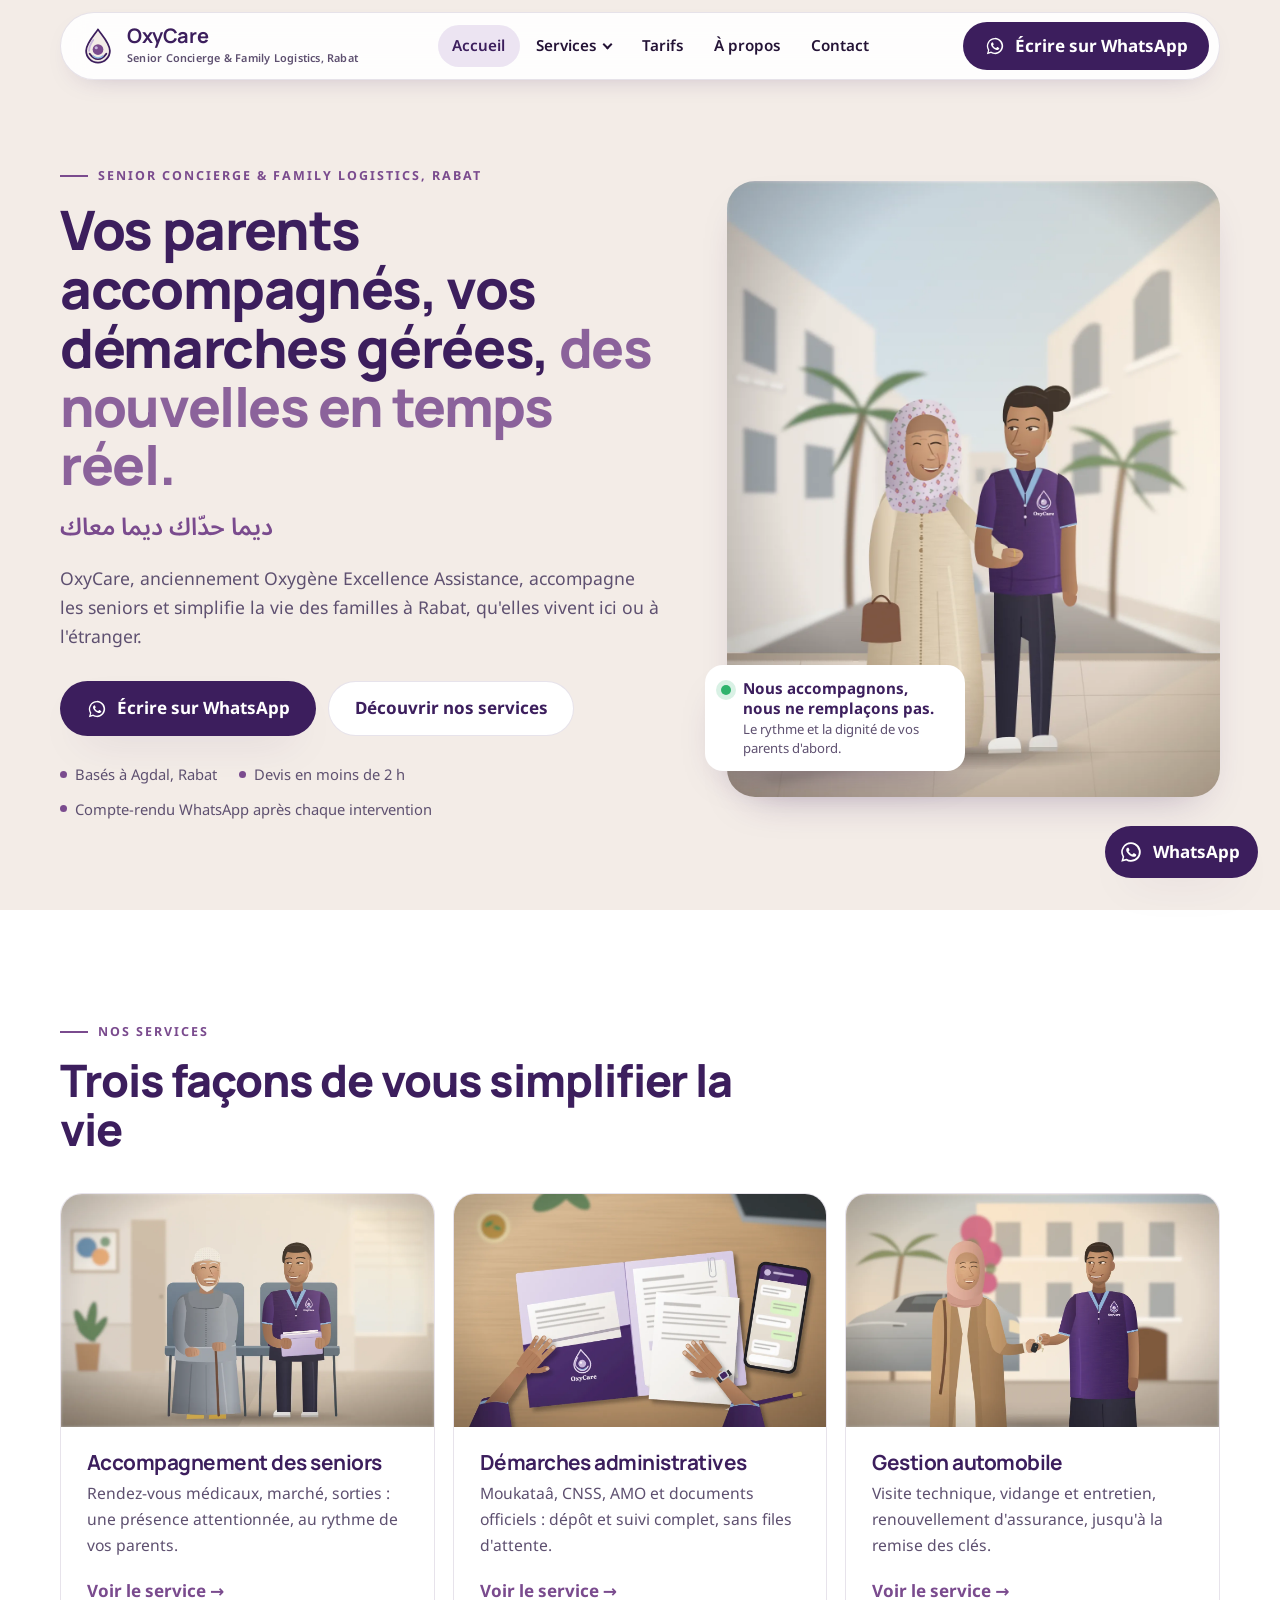
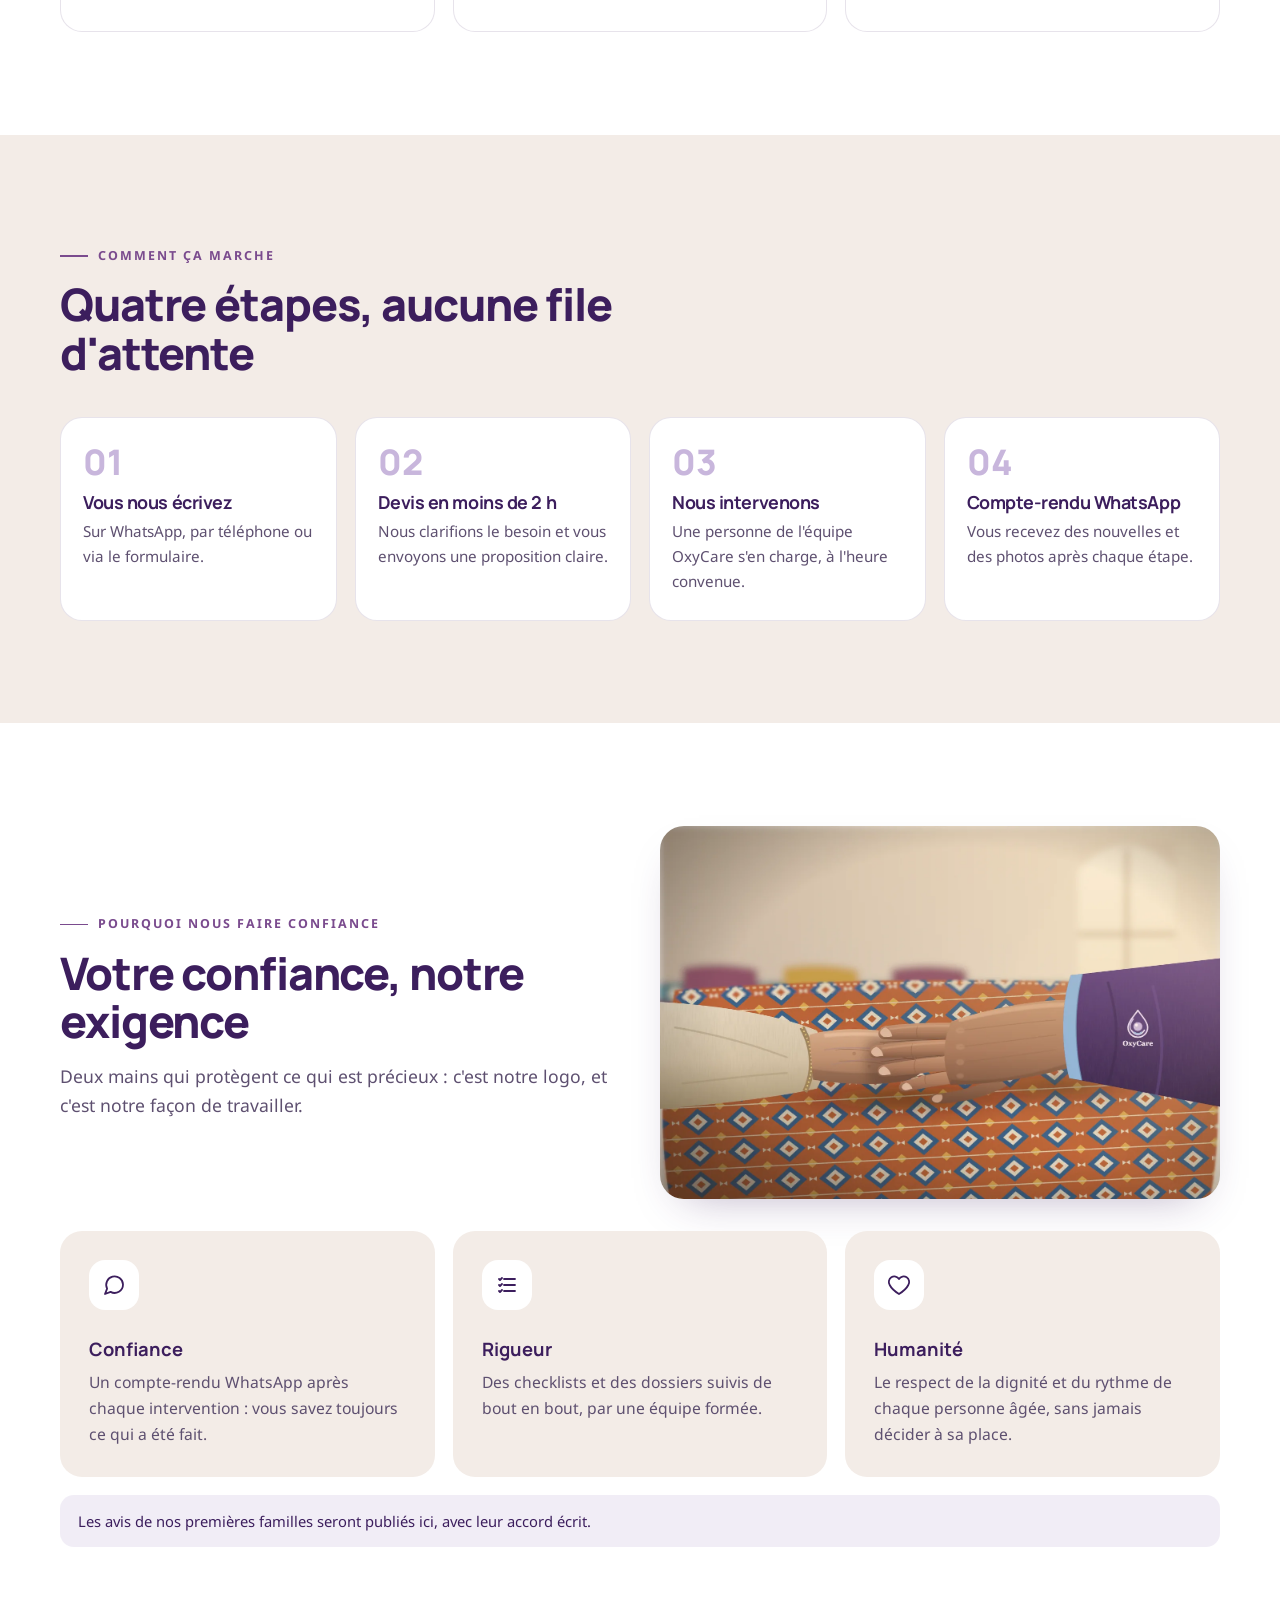
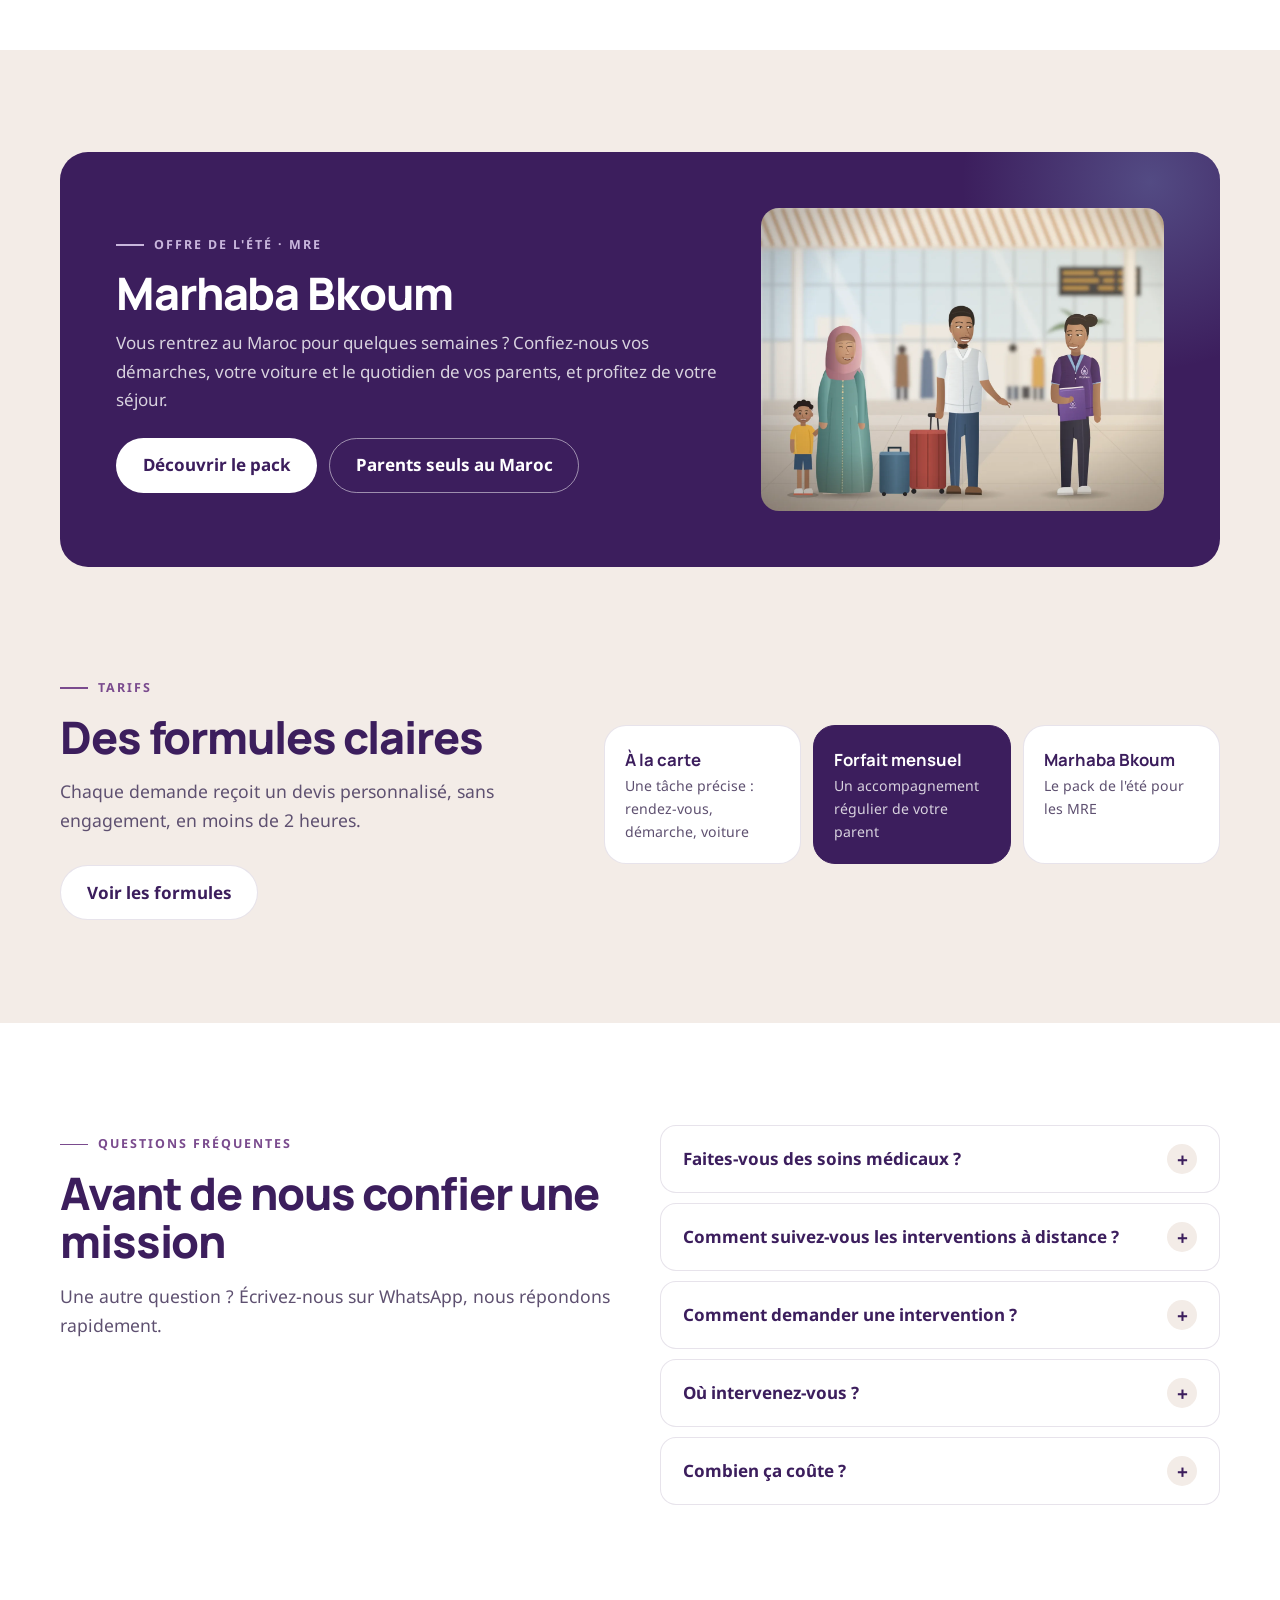
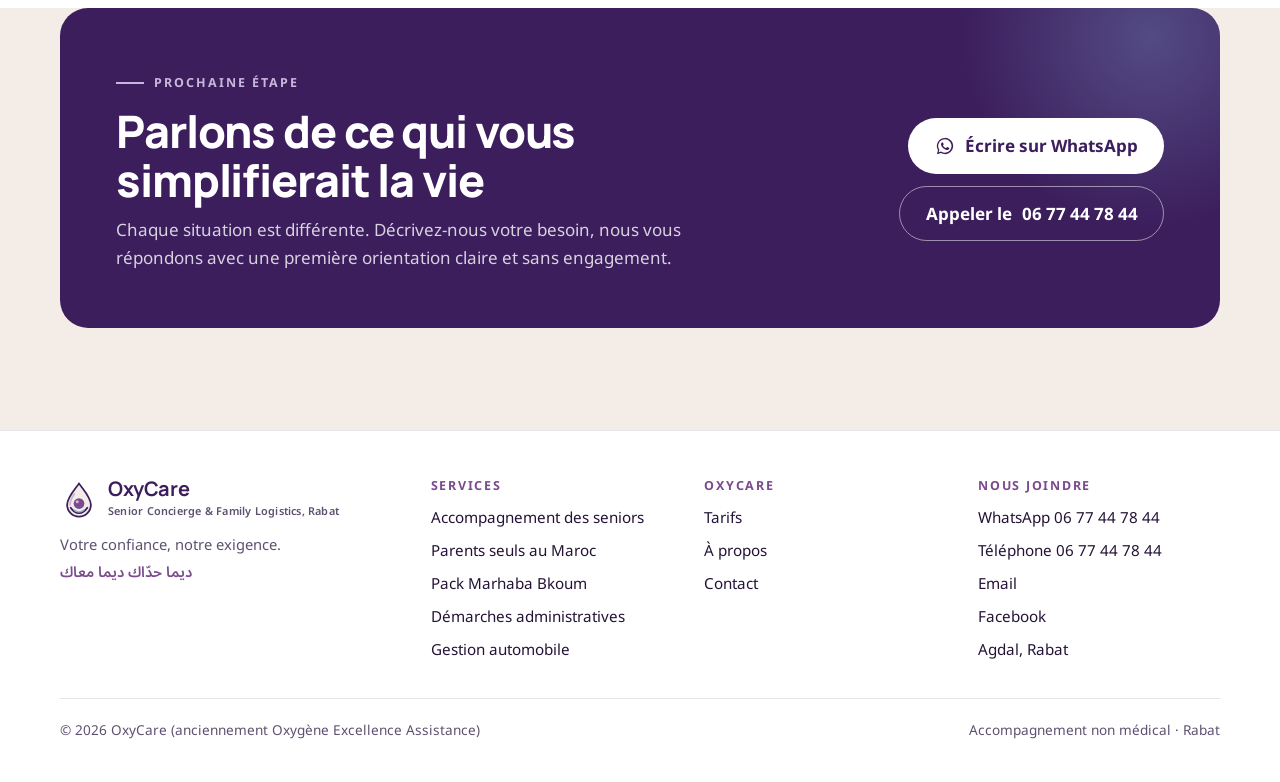
<file: index.html>
<!DOCTYPE html>
<html lang="fr">
<head>
<meta charset="UTF-8">
<script>document.documentElement.classList.add("js")</script>
<meta name="viewport" content="width=device-width, initial-scale=1">
<title>OxyCare · Accompagnement des seniors et démarches à Rabat</title>
<meta name="description" content="OxyCare (anciennement Oxygène Excellence Assistance) accompagne les seniors, gère vos démarches (Moukataâ, CNSS, AMO) et votre voiture à Rabat, avec un compte-rendu WhatsApp.">
<link rel="canonical" href="https://douniaelabbassi-dounia.github.io/oxycare-v4/">
<meta property="og:type" content="website">
<meta property="og:site_name" content="OxyCare">
<meta property="og:title" content="OxyCare · Accompagnement des seniors et démarches à Rabat">
<meta property="og:description" content="OxyCare (anciennement Oxygène Excellence Assistance) accompagne les seniors, gère vos démarches (Moukataâ, CNSS, AMO) et votre voiture à Rabat, avec un compte-rendu WhatsApp.">
<meta property="og:url" content="https://douniaelabbassi-dounia.github.io/oxycare-v4/">
<meta property="og:image" content="https://douniaelabbassi-dounia.github.io/oxycare-v4/assets/img/og-cover.jpg">
<meta property="og:locale" content="fr_MA">
<meta name="theme-color" content="#3C1E5D">
<link rel="icon" type="image/svg+xml" href="assets/img/oxycare-mark.svg">
<link rel="icon" type="image/png" href="assets/img/favicon.png">
<link rel="preconnect" href="https://fonts.googleapis.com">
<link rel="preconnect" href="https://fonts.gstatic.com" crossorigin>
<link href="https://fonts.googleapis.com/css2?family=Manrope:wght@600;700;800&family=Noto+Sans:wght@400;600;700&family=Noto+Sans+Arabic:wght@600&display=swap" rel="stylesheet">
<link rel="stylesheet" href="css/style.css">
<script type="application/ld+json">{"@context": "https://schema.org", "@graph": [{"@type": "LocalBusiness", "@id": "https://douniaelabbassi-dounia.github.io/oxycare-v4/#org", "name": "OxyCare", "alternateName": "Oxygène Excellence Assistance", "description": "Senior Concierge & Family Logistics, Rabat. Accompagnement des seniors, démarches administratives (Moukataâ, CNSS, AMO), logistique automobile et pack Marhaba Bkoum pour les MRE.", "url": "https://douniaelabbassi-dounia.github.io/oxycare-v4/", "logo": "https://douniaelabbassi-dounia.github.io/oxycare-v4/assets/img/oxycare-mark.svg", "image": "https://douniaelabbassi-dounia.github.io/oxycare-v4/assets/img/og-cover.jpg", "telephone": "+212677447844", "email": "oxygeneexcellenceassistance@gmail.com", "areaServed": {"@type": "City", "name": "Rabat"}, "sameAs": ["https://www.facebook.com/OxygeneExcellenceAssistance"]}, {"@type": "WebSite", "@id": "https://douniaelabbassi-dounia.github.io/oxycare-v4/#website", "name": "OxyCare", "url": "https://douniaelabbassi-dounia.github.io/oxycare-v4/", "publisher": {"@id": "https://douniaelabbassi-dounia.github.io/oxycare-v4/#org"}}]}</script>
</head>
<body data-wa="Bonjour OxyCare, je souhaite des informations sur vos services à Rabat.">
<a class="skip" href="#contenu">Aller au contenu</a>

<header class="header">
  <div class="wrap header__bar">
    <a class="brand" href="./" aria-label="OxyCare, accueil">
      <img src="assets/img/oxycare-mark.svg" alt="" width="38" height="38">
      <span><b>OxyCare</b><small>Senior Concierge & Family Logistics, Rabat</small></span>
    </a>
    <nav class="nav" id="nav" aria-label="Navigation principale">
      <a href="./" aria-current="page">Accueil</a>
      <div class="nav__group">
        <button class="nav__toggle" type="button" aria-expanded="false">Services</button>
        <div class="nav__menu"><a href="seniors-rabat/"><b>Accompagnement des seniors</b><small>Rendez-vous, sorties, présence rassurante</small></a><a href="mre-parents/"><b>Parents seuls au Maroc</b><small>Un relais pour les familles à l'étranger</small></a><a href="marhaba-bkoum/"><b>Pack Marhaba Bkoum</b><small>L'offre de l'été pour la diaspora</small></a><a href="demarches-administratives/"><b>Démarches administratives</b><small>Moukataâ, CNSS, AMO</small></a><a href="gestion-automobile/"><b>Gestion automobile</b><small>Visite technique, vidange, assurance</small></a></div>
      </div>
      <a href="tarifs/">Tarifs</a>
      <a href="a-propos/">À propos</a>
      <a href="contact/">Contact</a>
    </nav>
    <div class="header__cta">
      <a class="btn btn--primary" data-wa href="#"><svg viewBox="0 0 32 32" aria-hidden="true"><path fill="currentColor" d="M16 3a13 13 0 0 0-11.2 19.6L3 29l6.6-1.7A13 13 0 1 0 16 3Zm0 23.7c-2 0-4-.6-5.7-1.6l-.4-.2-3.9 1 1-3.8-.3-.4A10.7 10.7 0 1 1 16 26.7Zm5.9-8c-.3-.2-1.9-1-2.2-1-.3-.1-.5-.2-.7.2l-1 1.2c-.2.2-.4.2-.7.1a8.8 8.8 0 0 1-4.4-3.8c-.3-.6.3-.5 1-1.7.1-.2 0-.4 0-.6l-1-2.4c-.3-.6-.5-.5-.7-.5h-.6c-.2 0-.6.1-.9.4-.3.3-1.1 1.1-1.1 2.7s1.2 3.2 1.3 3.4c.2.2 2.3 3.5 5.6 4.9 2.1.9 2.9 1 4 .8.6-.1 1.9-.8 2.2-1.5.3-.7.3-1.4.2-1.5l-.6-.4Z"/></svg>Écrire sur WhatsApp</a>
      <button class="burger" id="burger" type="button" aria-label="Ouvrir le menu" aria-expanded="false" aria-controls="nav"><span></span><span></span><span></span></button>
    </div>
  </div>
</header>

<main id="contenu">

<section class="hero">
  <div class="wrap hero__grid">
    <div class="reveal">
      <p class="kicker">Senior Concierge & Family Logistics, Rabat</p>
      <h1 class="h1">Vos parents accompagnés, vos démarches gérées, <span class="soft">des nouvelles en temps réel.</span></h1>
      <span class="ar" lang="ar">ديما حدّاك ديما معاك</span>
      <p class="lead">OxyCare, anciennement Oxygène Excellence Assistance, accompagne les seniors et simplifie la vie des familles à Rabat, qu'elles vivent ici ou à l'étranger.</p>
      <div class="hero__actions">
        <a class="btn btn--primary" data-wa href="#"><svg viewBox="0 0 32 32" aria-hidden="true"><path fill="currentColor" d="M16 3a13 13 0 0 0-11.2 19.6L3 29l6.6-1.7A13 13 0 1 0 16 3Zm0 23.7c-2 0-4-.6-5.7-1.6l-.4-.2-3.9 1 1-3.8-.3-.4A10.7 10.7 0 1 1 16 26.7Zm5.9-8c-.3-.2-1.9-1-2.2-1-.3-.1-.5-.2-.7.2l-1 1.2c-.2.2-.4.2-.7.1a8.8 8.8 0 0 1-4.4-3.8c-.3-.6.3-.5 1-1.7.1-.2 0-.4 0-.6l-1-2.4c-.3-.6-.5-.5-.7-.5h-.6c-.2 0-.6.1-.9.4-.3.3-1.1 1.1-1.1 2.7s1.2 3.2 1.3 3.4c.2.2 2.3 3.5 5.6 4.9 2.1.9 2.9 1 4 .8.6-.1 1.9-.8 2.2-1.5.3-.7.3-1.4.2-1.5l-.6-.4Z"/></svg>Écrire sur WhatsApp</a>
        <a class="btn btn--ghost" href="#services">Découvrir nos services</a>
      </div>
      <ul class="hero__facts"><li>Basés à Agdal, Rabat</li><li>Devis en moins de 2 h</li><li>Compte-rendu WhatsApp après chaque intervention</li></ul>
    </div>
    <div class="hero__media reveal">
      <picture><source srcset="assets/img/illustrations/hero-accompagnement.webp" type="image/webp"><img src="assets/img/illustrations/hero-accompagnement.jpg" alt="Illustration : une accompagnatrice OxyCare marche avec une dame âgée dans une rue d'Agdal"></picture>
      <div class="hero__note"><span class="dot"></span><div><b>Nous accompagnons, nous ne remplaçons pas.</b><small>Le rythme et la dignité de vos parents d'abord.</small></div></div>
    </div>
  </div>
</section>

<section class="section section--white" id="services">
  <div class="wrap">
    <div class="head reveal">
      <p class="kicker">Nos services</p>
      <h2 class="h2">Trois façons de vous simplifier la vie</h2>
    </div>
    <div class="grid grid--3">
      <a class="card service-card reveal" href="seniors-rabat/"><picture><source srcset="assets/img/illustrations/carte-seniors.webp" type="image/webp"><img src="assets/img/illustrations/carte-seniors.jpg" alt="Illustration : un accompagnateur OxyCare avec un monsieur âgé en salle d'attente" loading="lazy"></picture><div class="service-card__body"><h3>Accompagnement des seniors</h3><p>Rendez-vous médicaux, marché, sorties : une présence attentionnée, au rythme de vos parents.</p><span class="link">Voir le service →</span></div></a>
      <a class="card service-card reveal" href="demarches-administratives/"><picture><source srcset="assets/img/illustrations/carte-demarches.webp" type="image/webp"><img src="assets/img/illustrations/carte-demarches.jpg" alt="Illustration : un dossier OxyCare et une conversation WhatsApp sur un bureau" loading="lazy"></picture><div class="service-card__body"><h3>Démarches administratives</h3><p>Moukataâ, CNSS, AMO et documents officiels : dépôt et suivi complet, sans files d'attente.</p><span class="link">Voir le service →</span></div></a>
      <a class="card service-card reveal" href="gestion-automobile/"><picture><source srcset="assets/img/illustrations/carte-auto.webp" type="image/webp"><img src="assets/img/illustrations/carte-auto.jpg" alt="Illustration : remise des clés d'une voiture à une cliente" loading="lazy"></picture><div class="service-card__body"><h3>Gestion automobile</h3><p>Visite technique, vidange et entretien, renouvellement d'assurance, jusqu'à la remise des clés.</p><span class="link">Voir le service →</span></div></a>
    </div>
  </div>
</section>

<section class="section">
  <div class="wrap">
    <div class="head reveal">
      <p class="kicker">Comment ça marche</p>
      <h2 class="h2">Quatre étapes, aucune file d'attente</h2>
    </div>
    <ol class="steps">
      <li class="reveal"><h3>Vous nous écrivez</h3><p>Sur WhatsApp, par téléphone ou via le formulaire.</p></li>
      <li class="reveal"><h3>Devis en moins de 2 h</h3><p>Nous clarifions le besoin et vous envoyons une proposition claire.</p></li>
      <li class="reveal"><h3>Nous intervenons</h3><p>Une personne de l'équipe OxyCare s'en charge, à l'heure convenue.</p></li>
      <li class="reveal"><h3>Compte-rendu WhatsApp</h3><p>Vous recevez des nouvelles et des photos après chaque étape.</p></li>
    </ol>
  </div>
</section>

<section class="section section--white">
  <div class="wrap">
    <div class="trust reveal">
      <div class="head">
        <p class="kicker">Pourquoi nous faire confiance</p>
        <h2 class="h2">Votre confiance, notre exigence</h2>
        <p class="lead">Deux mains qui protègent ce qui est précieux : c'est notre logo, et c'est notre façon de travailler.</p>
      </div>
      <picture><source srcset="assets/img/illustrations/preuve-humanite.webp" type="image/webp"><img src="assets/img/illustrations/preuve-humanite.jpg" alt="Illustration : une main jeune tient la main d'une personne âgée sur un coussin berbère" loading="lazy"></picture>
    </div>
    <div class="proof">
      <div class="card card--beige reveal"><span class="card__icon"><svg viewBox="0 0 24 24" aria-hidden="true"><path d="M21 11.5a8.4 8.4 0 0 1-12.4 7.4L3 21l2.1-5.4A8.4 8.4 0 1 1 21 11.5Z"/></svg></span><b>Confiance</b><p>Un compte-rendu WhatsApp après chaque intervention : vous savez toujours ce qui a été fait.</p></div>
      <div class="card card--beige reveal"><span class="card__icon"><svg viewBox="0 0 24 24" aria-hidden="true"><path d="M9 6h11M9 12h11M9 18h11"/><path d="m4 6 1 1 2-2M4 12l1 1 2-2M4 18l1 1 2-2"/></svg></span><b>Rigueur</b><p>Des checklists et des dossiers suivis de bout en bout, par une équipe formée.</p></div>
      <div class="card card--beige reveal"><span class="card__icon"><svg viewBox="0 0 24 24" aria-hidden="true"><path d="M12 21s-7-4.4-9.3-9A5.4 5.4 0 0 1 12 6a5.4 5.4 0 0 1 9.3 6c-2.3 4.6-9.3 9-9.3 9Z"/></svg></span><b>Humanité</b><p>Le respect de la dignité et du rythme de chaque personne âgée, sans jamais décider à sa place.</p></div>
    </div>
    <p class="notice reveal">Les avis de nos premières familles seront publiés ici, avec leur accord écrit.</p>
  </div>
</section>

<section class="section">
  <div class="wrap">
    <div class="panel reveal">
      <div class="panel__grid">
        <div>
          <p class="kicker">Offre de l'été · MRE</p>
          <h2 class="h2">Marhaba Bkoum</h2>
          <p style="margin-top:12px">Vous rentrez au Maroc pour quelques semaines ? Confiez-nous vos démarches, votre voiture et le quotidien de vos parents, et profitez de votre séjour.</p>
          <div class="panel__actions">
            <a class="btn btn--light" href="marhaba-bkoum/">Découvrir le pack</a>
            <a class="btn btn--line-light" href="mre-parents/">Parents seuls au Maroc</a>
          </div>
        </div>
        <picture><source srcset="assets/img/illustrations/marhaba-accueil.webp" type="image/webp"><img src="assets/img/illustrations/marhaba-accueil.jpg" alt="Illustration : une famille de MRE accueillie à la gare par OxyCare" loading="lazy"></picture>
      </div>
    </div>
  </div>
</section>

<section class="section section--tight">
  <div class="wrap">
    <div class="teaser">
      <div class="reveal">
        <p class="kicker">Tarifs</p>
        <h2 class="h2">Des formules claires</h2>
        <p class="lead">Chaque demande reçoit un devis personnalisé, sans engagement, en moins de 2 heures.</p>
        <div class="hero__actions"><a class="btn btn--ghost" href="tarifs/">Voir les formules</a></div>
      </div>
      <div class="teaser__cards">
        <a class="card reveal" href="tarifs/"><b>À la carte</b><small>Une tâche précise : rendez-vous, démarche, voiture</small></a>
        <a class="card reveal" href="tarifs/" style="background:var(--violet);border-color:var(--violet)"><b style="color:#fff">Forfait mensuel</b><small style="color:rgba(255,255,255,.8)">Un accompagnement régulier de votre parent</small></a>
        <a class="card reveal" href="tarifs/"><b>Marhaba Bkoum</b><small>Le pack de l'été pour les MRE</small></a>
      </div>
    </div>
  </div>
</section>

<section class="section section--white">
  <div class="wrap split">
    <div class="head reveal">
      <p class="kicker">Questions fréquentes</p>
      <h2 class="h2">Avant de nous confier une mission</h2>
      <p class="lead">Une autre question ? Écrivez-nous sur WhatsApp, nous répondons rapidement.</p>
    </div>
    <div class="faq"><details class="reveal"><summary>Faites-vous des soins médicaux ?</summary><p>Non. OxyCare propose un accompagnement non médical : nous accompagnons vos proches à leurs rendez-vous, nous sommes présents et nous vous tenons informés, mais nous ne réalisons aucun soin.</p></details><details class="reveal"><summary>Comment suivez-vous les interventions à distance ?</summary><p>Après chaque intervention, vous recevez un compte-rendu sur WhatsApp, avec des photos lorsque c'est utile et que la personne accompagnée est d'accord.</p></details><details class="reveal"><summary>Comment demander une intervention ?</summary><p>Écrivez-nous sur WhatsApp, appelez-nous ou remplissez le formulaire de contact. Nous revenons vers vous avec un devis en moins de 2 heures.</p></details><details class="reveal"><summary>Où intervenez-vous ?</summary><p>Nous sommes basés à Agdal et intervenons à Rabat. Pour les communes voisines, contactez-nous pour vérifier votre secteur.</p></details><details class="reveal"><summary>Combien ça coûte ?</summary><p>Cela dépend du service et de la fréquence. Consultez nos formules sur la page Tarifs, puis demandez votre devis personnalisé.</p></details></div>
  </div>
</section>

<section class="section section--tight">
  <div class="wrap">
    <div class="panel reveal">
      <div class="panel__grid">
        <div>
          <p class="kicker">Prochaine étape</p>
          <h2 class="h2">Parlons de ce qui vous simplifierait la vie</h2>
          <p style="margin-top:12px">Chaque situation est différente. Décrivez-nous votre besoin, nous vous répondons avec une première orientation claire et sans engagement.</p>
        </div>
        <div class="panel__actions" style="justify-content:flex-end">
          <a class="btn btn--light" data-wa href="#"><svg viewBox="0 0 32 32" aria-hidden="true"><path fill="currentColor" d="M16 3a13 13 0 0 0-11.2 19.6L3 29l6.6-1.7A13 13 0 1 0 16 3Zm0 23.7c-2 0-4-.6-5.7-1.6l-.4-.2-3.9 1 1-3.8-.3-.4A10.7 10.7 0 1 1 16 26.7Zm5.9-8c-.3-.2-1.9-1-2.2-1-.3-.1-.5-.2-.7.2l-1 1.2c-.2.2-.4.2-.7.1a8.8 8.8 0 0 1-4.4-3.8c-.3-.6.3-.5 1-1.7.1-.2 0-.4 0-.6l-1-2.4c-.3-.6-.5-.5-.7-.5h-.6c-.2 0-.6.1-.9.4-.3.3-1.1 1.1-1.1 2.7s1.2 3.2 1.3 3.4c.2.2 2.3 3.5 5.6 4.9 2.1.9 2.9 1 4 .8.6-.1 1.9-.8 2.2-1.5.3-.7.3-1.4.2-1.5l-.6-.4Z"/></svg>Écrire sur WhatsApp</a>
          <a class="btn btn--line-light" href="tel:+212677447844">Appeler le <span class="ltr">06 77 44 78 44</span></a>
        </div>
      </div>
    </div>
  </div>
</section>
</main>

<footer class="footer">
  <div class="wrap">
    <div class="footer__grid">
      <div>
        <a class="brand" href="./"><img src="assets/img/oxycare-mark.svg" alt="" width="38" height="38"><span><b>OxyCare</b><small>Senior Concierge & Family Logistics, Rabat</small></span></a>
        <p class="footer__tag">Votre confiance, notre exigence. <span class="ar">ديما حدّاك ديما معاك</span></p>
      </div>
      <div><h3>Services</h3><ul><li><a href="seniors-rabat/">Accompagnement des seniors</a></li><li><a href="mre-parents/">Parents seuls au Maroc</a></li><li><a href="marhaba-bkoum/">Pack Marhaba Bkoum</a></li><li><a href="demarches-administratives/">Démarches administratives</a></li><li><a href="gestion-automobile/">Gestion automobile</a></li></ul></div>
      <div><h3>OxyCare</h3><ul><li><a href="tarifs/">Tarifs</a></li><li><a href="a-propos/">À propos</a></li><li><a href="contact/">Contact</a></li></ul></div>
      <div><h3>Nous joindre</h3><ul>
        <li><a data-wa href="#">WhatsApp <span class="ltr">06 77 44 78 44</span></a></li>
        <li><a href="tel:+212677447844">Téléphone <span class="ltr">06 77 44 78 44</span></a></li>
        <li><a href="mailto:oxygeneexcellenceassistance@gmail.com">Email</a></li>
        <li><a href="https://www.facebook.com/OxygeneExcellenceAssistance" target="_blank" rel="noopener">Facebook</a></li>
        <li>Agdal, Rabat</li>
      </ul></div>
    </div>
    <div class="footer__bottom"><span>© <span data-year></span> OxyCare (anciennement Oxygène Excellence Assistance)</span><span>Accompagnement non médical · Rabat</span></div>
  </div>
</footer>

<a class="wa-float" data-wa href="#" aria-label="Écrire à OxyCare sur WhatsApp"><svg viewBox="0 0 32 32" aria-hidden="true"><path fill="currentColor" d="M16 3a13 13 0 0 0-11.2 19.6L3 29l6.6-1.7A13 13 0 1 0 16 3Zm0 23.7c-2 0-4-.6-5.7-1.6l-.4-.2-3.9 1 1-3.8-.3-.4A10.7 10.7 0 1 1 16 26.7Zm5.9-8c-.3-.2-1.9-1-2.2-1-.3-.1-.5-.2-.7.2l-1 1.2c-.2.2-.4.2-.7.1a8.8 8.8 0 0 1-4.4-3.8c-.3-.6.3-.5 1-1.7.1-.2 0-.4 0-.6l-1-2.4c-.3-.6-.5-.5-.7-.5h-.6c-.2 0-.6.1-.9.4-.3.3-1.1 1.1-1.1 2.7s1.2 3.2 1.3 3.4c.2.2 2.3 3.5 5.6 4.9 2.1.9 2.9 1 4 .8.6-.1 1.9-.8 2.2-1.5.3-.7.3-1.4.2-1.5l-.6-.4Z"/></svg><span>WhatsApp</span></a>
<div class="mobile-bar">
  <a class="btn btn--primary" data-wa href="#"><svg viewBox="0 0 32 32" aria-hidden="true"><path fill="currentColor" d="M16 3a13 13 0 0 0-11.2 19.6L3 29l6.6-1.7A13 13 0 1 0 16 3Zm0 23.7c-2 0-4-.6-5.7-1.6l-.4-.2-3.9 1 1-3.8-.3-.4A10.7 10.7 0 1 1 16 26.7Zm5.9-8c-.3-.2-1.9-1-2.2-1-.3-.1-.5-.2-.7.2l-1 1.2c-.2.2-.4.2-.7.1a8.8 8.8 0 0 1-4.4-3.8c-.3-.6.3-.5 1-1.7.1-.2 0-.4 0-.6l-1-2.4c-.3-.6-.5-.5-.7-.5h-.6c-.2 0-.6.1-.9.4-.3.3-1.1 1.1-1.1 2.7s1.2 3.2 1.3 3.4c.2.2 2.3 3.5 5.6 4.9 2.1.9 2.9 1 4 .8.6-.1 1.9-.8 2.2-1.5.3-.7.3-1.4.2-1.5l-.6-.4Z"/></svg>WhatsApp</a>
  <a class="btn btn--ghost" href="tel:+212677447844"><svg viewBox="0 0 24 24" aria-hidden="true"><path d="M22 16.9v3a2 2 0 0 1-2.2 2 19.8 19.8 0 0 1-8.6-3.1 19.5 19.5 0 0 1-6-6A19.8 19.8 0 0 1 2.1 4.2 2 2 0 0 1 4.1 2h3a2 2 0 0 1 2 1.7c.1 1 .4 1.9.7 2.8a2 2 0 0 1-.5 2.1L8 9.9a16 16 0 0 0 6 6l1.3-1.3a2 2 0 0 1 2.1-.4c.9.3 1.8.6 2.8.7a2 2 0 0 1 1.7 2Z"/></svg>Appeler</a>
</div>

<script src="js/app.js"></script>
</body>
</html>
</file>
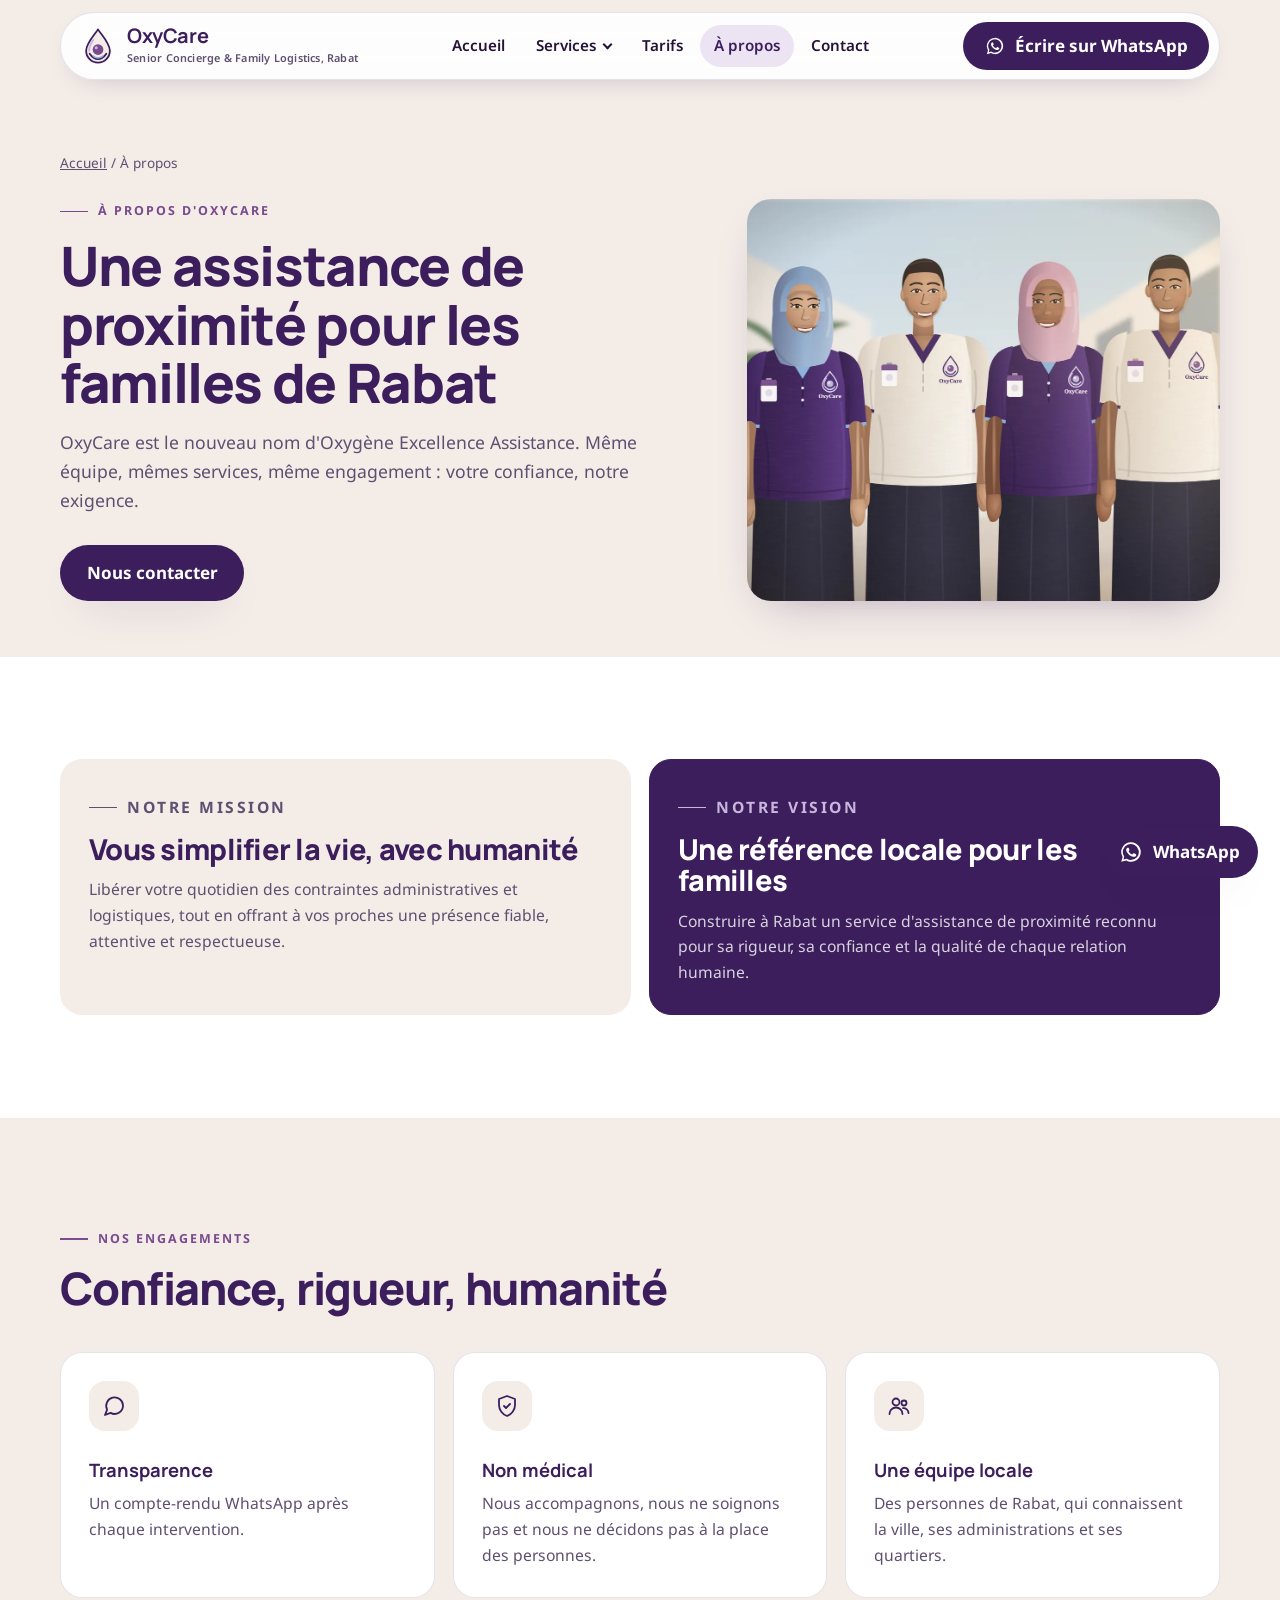
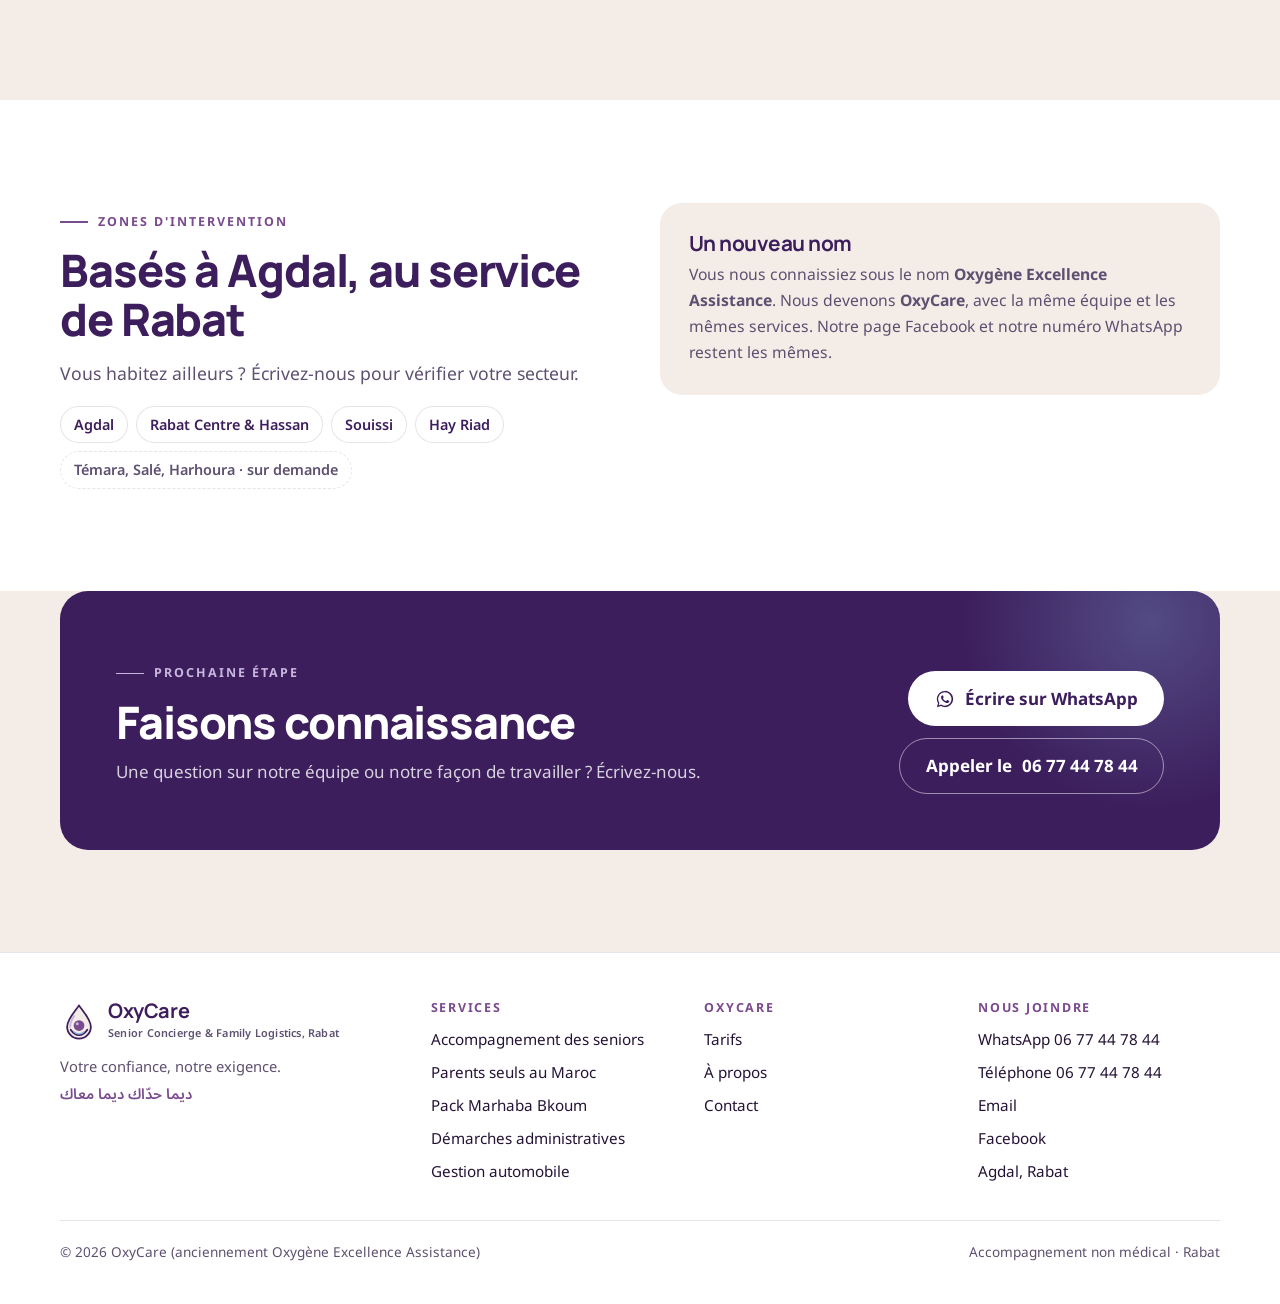
<file: a-propos/index.html>
<!DOCTYPE html>
<html lang="fr">
<head>
<meta charset="UTF-8">
<script>document.documentElement.classList.add("js")</script>
<meta name="viewport" content="width=device-width, initial-scale=1">
<title>À propos d'OxyCare · Assistance de proximité à Rabat</title>
<meta name="description" content="OxyCare, anciennement Oxygène Excellence Assistance : notre mission, notre vision, nos engagements et nos zones d'intervention à Rabat.">
<link rel="canonical" href="https://douniaelabbassi-dounia.github.io/oxycare-v4/a-propos/">
<meta property="og:type" content="website">
<meta property="og:site_name" content="OxyCare">
<meta property="og:title" content="À propos d'OxyCare · Assistance de proximité à Rabat">
<meta property="og:description" content="OxyCare, anciennement Oxygène Excellence Assistance : notre mission, notre vision, nos engagements et nos zones d'intervention à Rabat.">
<meta property="og:url" content="https://douniaelabbassi-dounia.github.io/oxycare-v4/a-propos/">
<meta property="og:image" content="https://douniaelabbassi-dounia.github.io/oxycare-v4/assets/img/og-cover.jpg">
<meta property="og:locale" content="fr_MA">
<meta name="theme-color" content="#3C1E5D">
<link rel="icon" type="image/svg+xml" href="../assets/img/oxycare-mark.svg">
<link rel="icon" type="image/png" href="../assets/img/favicon.png">
<link rel="preconnect" href="https://fonts.googleapis.com">
<link rel="preconnect" href="https://fonts.gstatic.com" crossorigin>
<link href="https://fonts.googleapis.com/css2?family=Manrope:wght@600;700;800&family=Noto+Sans:wght@400;600;700&family=Noto+Sans+Arabic:wght@600&display=swap" rel="stylesheet">
<link rel="stylesheet" href="../css/style.css">
</head>
<body data-wa="Bonjour OxyCare, j'ai une question sur votre équipe.">
<a class="skip" href="#contenu">Aller au contenu</a>

<header class="header">
  <div class="wrap header__bar">
    <a class="brand" href="../" aria-label="OxyCare, accueil">
      <img src="../assets/img/oxycare-mark.svg" alt="" width="38" height="38">
      <span><b>OxyCare</b><small>Senior Concierge & Family Logistics, Rabat</small></span>
    </a>
    <nav class="nav" id="nav" aria-label="Navigation principale">
      <a href="../">Accueil</a>
      <div class="nav__group">
        <button class="nav__toggle" type="button" aria-expanded="false">Services</button>
        <div class="nav__menu"><a href="../seniors-rabat/"><b>Accompagnement des seniors</b><small>Rendez-vous, sorties, présence rassurante</small></a><a href="../mre-parents/"><b>Parents seuls au Maroc</b><small>Un relais pour les familles à l'étranger</small></a><a href="../marhaba-bkoum/"><b>Pack Marhaba Bkoum</b><small>L'offre de l'été pour la diaspora</small></a><a href="../demarches-administratives/"><b>Démarches administratives</b><small>Moukataâ, CNSS, AMO</small></a><a href="../gestion-automobile/"><b>Gestion automobile</b><small>Visite technique, vidange, assurance</small></a></div>
      </div>
      <a href="../tarifs/">Tarifs</a>
      <a href="../a-propos/" aria-current="page">À propos</a>
      <a href="../contact/">Contact</a>
    </nav>
    <div class="header__cta">
      <a class="btn btn--primary" data-wa href="#"><svg viewBox="0 0 32 32" aria-hidden="true"><path fill="currentColor" d="M16 3a13 13 0 0 0-11.2 19.6L3 29l6.6-1.7A13 13 0 1 0 16 3Zm0 23.7c-2 0-4-.6-5.7-1.6l-.4-.2-3.9 1 1-3.8-.3-.4A10.7 10.7 0 1 1 16 26.7Zm5.9-8c-.3-.2-1.9-1-2.2-1-.3-.1-.5-.2-.7.2l-1 1.2c-.2.2-.4.2-.7.1a8.8 8.8 0 0 1-4.4-3.8c-.3-.6.3-.5 1-1.7.1-.2 0-.4 0-.6l-1-2.4c-.3-.6-.5-.5-.7-.5h-.6c-.2 0-.6.1-.9.4-.3.3-1.1 1.1-1.1 2.7s1.2 3.2 1.3 3.4c.2.2 2.3 3.5 5.6 4.9 2.1.9 2.9 1 4 .8.6-.1 1.9-.8 2.2-1.5.3-.7.3-1.4.2-1.5l-.6-.4Z"/></svg>Écrire sur WhatsApp</a>
      <button class="burger" id="burger" type="button" aria-label="Ouvrir le menu" aria-expanded="false" aria-controls="nav"><span></span><span></span><span></span></button>
    </div>
  </div>
</header>

<main id="contenu">

<section class="page-hero">
  <div class="wrap page-hero__grid">
    <div class="reveal">
      <p class="crumbs"><a href="../">Accueil</a> / À propos</p>
      <p class="kicker">À propos d'OxyCare</p>
      <h1 class="h1">Une assistance de proximité pour les familles de Rabat</h1>
      <p class="lead">OxyCare est le nouveau nom d'Oxygène Excellence Assistance. Même équipe, mêmes services, même engagement : votre confiance, notre exigence.</p>
      <div class="hero__actions"><a class="btn btn--primary" href="../contact/">Nous contacter</a></div>
    </div>
    <div class="page-hero__media reveal"><picture><source srcset="../assets/img/illustrations/equipe.webp" type="image/webp"><img src="../assets/img/illustrations/equipe.jpg" alt="Illustration de l'équipe OxyCare en uniforme"></picture></div>
  </div>
</section>

<section class="section section--white">
  <div class="wrap grid grid--2">
    <div class="card card--beige reveal"><p class="kicker">Notre mission</p><h2 class="h2" style="font-size:1.8rem">Vous simplifier la vie, avec humanité</h2><p style="margin-top:12px">Libérer votre quotidien des contraintes administratives et logistiques, tout en offrant à vos proches une présence fiable, attentive et respectueuse.</p></div>
    <div class="card reveal" style="background:var(--violet);border-color:var(--violet)"><p class="kicker" style="color:var(--lavender)">Notre vision</p><h2 class="h2" style="font-size:1.8rem;color:#fff">Une référence locale pour les familles</h2><p style="margin-top:12px;color:rgba(255,255,255,.8)">Construire à Rabat un service d'assistance de proximité reconnu pour sa rigueur, sa confiance et la qualité de chaque relation humaine.</p></div>
  </div>
</section>

<section class="section">
  <div class="wrap">
    <div class="head reveal"><p class="kicker">Nos engagements</p><h2 class="h2">Confiance, rigueur, humanité</h2></div>
    <div class="proof">
      <div class="card reveal"><span class="card__icon"><svg viewBox="0 0 24 24" aria-hidden="true"><path d="M21 11.5a8.4 8.4 0 0 1-12.4 7.4L3 21l2.1-5.4A8.4 8.4 0 1 1 21 11.5Z"/></svg></span><b>Transparence</b><p>Un compte-rendu WhatsApp après chaque intervention.</p></div>
      <div class="card reveal"><span class="card__icon"><svg viewBox="0 0 24 24" aria-hidden="true"><path d="M12 2 4 5v6c0 5 3.4 9.4 8 11 4.6-1.6 8-6 8-11V5l-8-3Z"/><path d="m9 12 2 2 4-4"/></svg></span><b>Non médical</b><p>Nous accompagnons, nous ne soignons pas et nous ne décidons pas à la place des personnes.</p></div>
      <div class="card reveal"><span class="card__icon"><svg viewBox="0 0 24 24" aria-hidden="true"><circle cx="9" cy="8" r="3.5"/><path d="M2.5 20a6.5 6.5 0 0 1 13 0"/><circle cx="17" cy="9" r="2.5"/><path d="M16 14.2a5 5 0 0 1 5.5 4.8"/></svg></span><b>Une équipe locale</b><p>Des personnes de Rabat, qui connaissent la ville, ses administrations et ses quartiers.</p></div>
    </div>
  </div>
</section>

<section class="section section--white">
  <div class="wrap split">
    <div class="reveal">
      <p class="kicker">Zones d'intervention</p>
      <h2 class="h2">Basés à Agdal, au service de Rabat</h2>
      <p class="lead">Vous habitez ailleurs ? Écrivez-nous pour vérifier votre secteur.</p>
      <div class="zones"><span>Agdal</span><span>Rabat Centre &amp; Hassan</span><span>Souissi</span><span>Hay Riad</span><span class="is-request">Témara, Salé, Harhoura · sur demande</span></div>
    </div>
    <div class="card card--beige reveal"><h3>Un nouveau nom</h3><p>Vous nous connaissiez sous le nom <b>Oxygène Excellence Assistance</b>. Nous devenons <b>OxyCare</b>, avec la même équipe et les mêmes services. Notre page Facebook et notre numéro WhatsApp restent les mêmes.</p></div>
  </div>
</section>

<section class="section section--tight">
  <div class="wrap">
    <div class="panel reveal">
      <div class="panel__grid">
        <div>
          <p class="kicker">Prochaine étape</p>
          <h2 class="h2">Faisons connaissance</h2>
          <p style="margin-top:12px">Une question sur notre équipe ou notre façon de travailler ? Écrivez-nous.</p>
        </div>
        <div class="panel__actions" style="justify-content:flex-end">
          <a class="btn btn--light" data-wa href="#"><svg viewBox="0 0 32 32" aria-hidden="true"><path fill="currentColor" d="M16 3a13 13 0 0 0-11.2 19.6L3 29l6.6-1.7A13 13 0 1 0 16 3Zm0 23.7c-2 0-4-.6-5.7-1.6l-.4-.2-3.9 1 1-3.8-.3-.4A10.7 10.7 0 1 1 16 26.7Zm5.9-8c-.3-.2-1.9-1-2.2-1-.3-.1-.5-.2-.7.2l-1 1.2c-.2.2-.4.2-.7.1a8.8 8.8 0 0 1-4.4-3.8c-.3-.6.3-.5 1-1.7.1-.2 0-.4 0-.6l-1-2.4c-.3-.6-.5-.5-.7-.5h-.6c-.2 0-.6.1-.9.4-.3.3-1.1 1.1-1.1 2.7s1.2 3.2 1.3 3.4c.2.2 2.3 3.5 5.6 4.9 2.1.9 2.9 1 4 .8.6-.1 1.9-.8 2.2-1.5.3-.7.3-1.4.2-1.5l-.6-.4Z"/></svg>Écrire sur WhatsApp</a>
          <a class="btn btn--line-light" href="tel:+212677447844">Appeler le <span class="ltr">06 77 44 78 44</span></a>
        </div>
      </div>
    </div>
  </div>
</section>
</main>

<footer class="footer">
  <div class="wrap">
    <div class="footer__grid">
      <div>
        <a class="brand" href="../"><img src="../assets/img/oxycare-mark.svg" alt="" width="38" height="38"><span><b>OxyCare</b><small>Senior Concierge & Family Logistics, Rabat</small></span></a>
        <p class="footer__tag">Votre confiance, notre exigence. <span class="ar">ديما حدّاك ديما معاك</span></p>
      </div>
      <div><h3>Services</h3><ul><li><a href="../seniors-rabat/">Accompagnement des seniors</a></li><li><a href="../mre-parents/">Parents seuls au Maroc</a></li><li><a href="../marhaba-bkoum/">Pack Marhaba Bkoum</a></li><li><a href="../demarches-administratives/">Démarches administratives</a></li><li><a href="../gestion-automobile/">Gestion automobile</a></li></ul></div>
      <div><h3>OxyCare</h3><ul><li><a href="../tarifs/">Tarifs</a></li><li><a href="../a-propos/">À propos</a></li><li><a href="../contact/">Contact</a></li></ul></div>
      <div><h3>Nous joindre</h3><ul>
        <li><a data-wa href="#">WhatsApp <span class="ltr">06 77 44 78 44</span></a></li>
        <li><a href="tel:+212677447844">Téléphone <span class="ltr">06 77 44 78 44</span></a></li>
        <li><a href="mailto:oxygeneexcellenceassistance@gmail.com">Email</a></li>
        <li><a href="https://www.facebook.com/OxygeneExcellenceAssistance" target="_blank" rel="noopener">Facebook</a></li>
        <li>Agdal, Rabat</li>
      </ul></div>
    </div>
    <div class="footer__bottom"><span>© <span data-year></span> OxyCare (anciennement Oxygène Excellence Assistance)</span><span>Accompagnement non médical · Rabat</span></div>
  </div>
</footer>

<a class="wa-float" data-wa href="#" aria-label="Écrire à OxyCare sur WhatsApp"><svg viewBox="0 0 32 32" aria-hidden="true"><path fill="currentColor" d="M16 3a13 13 0 0 0-11.2 19.6L3 29l6.6-1.7A13 13 0 1 0 16 3Zm0 23.7c-2 0-4-.6-5.7-1.6l-.4-.2-3.9 1 1-3.8-.3-.4A10.7 10.7 0 1 1 16 26.7Zm5.9-8c-.3-.2-1.9-1-2.2-1-.3-.1-.5-.2-.7.2l-1 1.2c-.2.2-.4.2-.7.1a8.8 8.8 0 0 1-4.4-3.8c-.3-.6.3-.5 1-1.7.1-.2 0-.4 0-.6l-1-2.4c-.3-.6-.5-.5-.7-.5h-.6c-.2 0-.6.1-.9.4-.3.3-1.1 1.1-1.1 2.7s1.2 3.2 1.3 3.4c.2.2 2.3 3.5 5.6 4.9 2.1.9 2.9 1 4 .8.6-.1 1.9-.8 2.2-1.5.3-.7.3-1.4.2-1.5l-.6-.4Z"/></svg><span>WhatsApp</span></a>
<div class="mobile-bar">
  <a class="btn btn--primary" data-wa href="#"><svg viewBox="0 0 32 32" aria-hidden="true"><path fill="currentColor" d="M16 3a13 13 0 0 0-11.2 19.6L3 29l6.6-1.7A13 13 0 1 0 16 3Zm0 23.7c-2 0-4-.6-5.7-1.6l-.4-.2-3.9 1 1-3.8-.3-.4A10.7 10.7 0 1 1 16 26.7Zm5.9-8c-.3-.2-1.9-1-2.2-1-.3-.1-.5-.2-.7.2l-1 1.2c-.2.2-.4.2-.7.1a8.8 8.8 0 0 1-4.4-3.8c-.3-.6.3-.5 1-1.7.1-.2 0-.4 0-.6l-1-2.4c-.3-.6-.5-.5-.7-.5h-.6c-.2 0-.6.1-.9.4-.3.3-1.1 1.1-1.1 2.7s1.2 3.2 1.3 3.4c.2.2 2.3 3.5 5.6 4.9 2.1.9 2.9 1 4 .8.6-.1 1.9-.8 2.2-1.5.3-.7.3-1.4.2-1.5l-.6-.4Z"/></svg>WhatsApp</a>
  <a class="btn btn--ghost" href="tel:+212677447844"><svg viewBox="0 0 24 24" aria-hidden="true"><path d="M22 16.9v3a2 2 0 0 1-2.2 2 19.8 19.8 0 0 1-8.6-3.1 19.5 19.5 0 0 1-6-6A19.8 19.8 0 0 1 2.1 4.2 2 2 0 0 1 4.1 2h3a2 2 0 0 1 2 1.7c.1 1 .4 1.9.7 2.8a2 2 0 0 1-.5 2.1L8 9.9a16 16 0 0 0 6 6l1.3-1.3a2 2 0 0 1 2.1-.4c.9.3 1.8.6 2.8.7a2 2 0 0 1 1.7 2Z"/></svg>Appeler</a>
</div>

<script src="../js/app.js"></script>
</body>
</html>
</file>
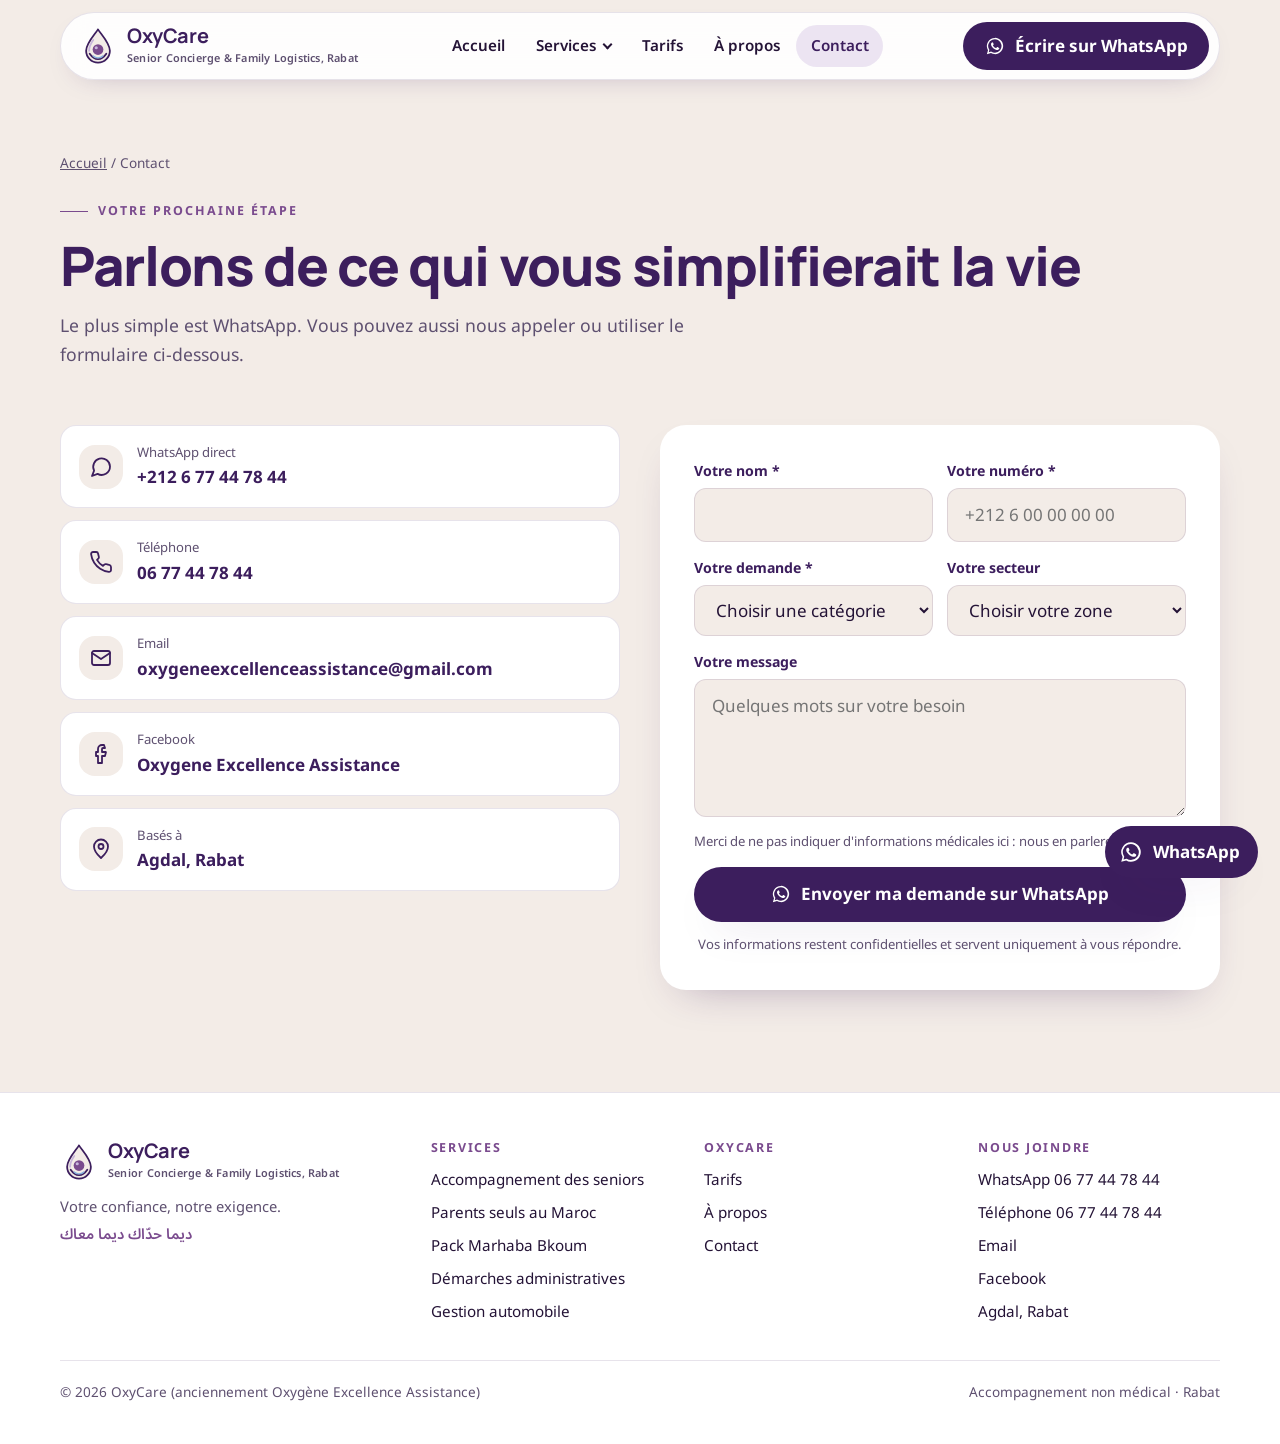
<file: contact/index.html>
<!DOCTYPE html>
<html lang="fr">
<head>
<meta charset="UTF-8">
<script>document.documentElement.classList.add("js")</script>
<meta name="viewport" content="width=device-width, initial-scale=1">
<title>Contact · OxyCare Rabat</title>
<meta name="description" content="Écrivez à OxyCare sur WhatsApp au 06 77 44 78 44, appelez-nous ou utilisez le formulaire. Basés à Agdal, Rabat.">
<link rel="canonical" href="https://douniaelabbassi-dounia.github.io/oxycare-v4/contact/">
<meta property="og:type" content="website">
<meta property="og:site_name" content="OxyCare">
<meta property="og:title" content="Contact · OxyCare Rabat">
<meta property="og:description" content="Écrivez à OxyCare sur WhatsApp au 06 77 44 78 44, appelez-nous ou utilisez le formulaire. Basés à Agdal, Rabat.">
<meta property="og:url" content="https://douniaelabbassi-dounia.github.io/oxycare-v4/contact/">
<meta property="og:image" content="https://douniaelabbassi-dounia.github.io/oxycare-v4/assets/img/og-cover.jpg">
<meta property="og:locale" content="fr_MA">
<meta name="theme-color" content="#3C1E5D">
<link rel="icon" type="image/svg+xml" href="../assets/img/oxycare-mark.svg">
<link rel="icon" type="image/png" href="../assets/img/favicon.png">
<link rel="preconnect" href="https://fonts.googleapis.com">
<link rel="preconnect" href="https://fonts.gstatic.com" crossorigin>
<link href="https://fonts.googleapis.com/css2?family=Manrope:wght@600;700;800&family=Noto+Sans:wght@400;600;700&family=Noto+Sans+Arabic:wght@600&display=swap" rel="stylesheet">
<link rel="stylesheet" href="../css/style.css">
</head>
<body data-wa="Bonjour OxyCare, je souhaite vous contacter.">
<a class="skip" href="#contenu">Aller au contenu</a>

<header class="header">
  <div class="wrap header__bar">
    <a class="brand" href="../" aria-label="OxyCare, accueil">
      <img src="../assets/img/oxycare-mark.svg" alt="" width="38" height="38">
      <span><b>OxyCare</b><small>Senior Concierge & Family Logistics, Rabat</small></span>
    </a>
    <nav class="nav" id="nav" aria-label="Navigation principale">
      <a href="../">Accueil</a>
      <div class="nav__group">
        <button class="nav__toggle" type="button" aria-expanded="false">Services</button>
        <div class="nav__menu"><a href="../seniors-rabat/"><b>Accompagnement des seniors</b><small>Rendez-vous, sorties, présence rassurante</small></a><a href="../mre-parents/"><b>Parents seuls au Maroc</b><small>Un relais pour les familles à l'étranger</small></a><a href="../marhaba-bkoum/"><b>Pack Marhaba Bkoum</b><small>L'offre de l'été pour la diaspora</small></a><a href="../demarches-administratives/"><b>Démarches administratives</b><small>Moukataâ, CNSS, AMO</small></a><a href="../gestion-automobile/"><b>Gestion automobile</b><small>Visite technique, vidange, assurance</small></a></div>
      </div>
      <a href="../tarifs/">Tarifs</a>
      <a href="../a-propos/">À propos</a>
      <a href="../contact/" aria-current="page">Contact</a>
    </nav>
    <div class="header__cta">
      <a class="btn btn--primary" data-wa href="#"><svg viewBox="0 0 32 32" aria-hidden="true"><path fill="currentColor" d="M16 3a13 13 0 0 0-11.2 19.6L3 29l6.6-1.7A13 13 0 1 0 16 3Zm0 23.7c-2 0-4-.6-5.7-1.6l-.4-.2-3.9 1 1-3.8-.3-.4A10.7 10.7 0 1 1 16 26.7Zm5.9-8c-.3-.2-1.9-1-2.2-1-.3-.1-.5-.2-.7.2l-1 1.2c-.2.2-.4.2-.7.1a8.8 8.8 0 0 1-4.4-3.8c-.3-.6.3-.5 1-1.7.1-.2 0-.4 0-.6l-1-2.4c-.3-.6-.5-.5-.7-.5h-.6c-.2 0-.6.1-.9.4-.3.3-1.1 1.1-1.1 2.7s1.2 3.2 1.3 3.4c.2.2 2.3 3.5 5.6 4.9 2.1.9 2.9 1 4 .8.6-.1 1.9-.8 2.2-1.5.3-.7.3-1.4.2-1.5l-.6-.4Z"/></svg>Écrire sur WhatsApp</a>
      <button class="burger" id="burger" type="button" aria-label="Ouvrir le menu" aria-expanded="false" aria-controls="nav"><span></span><span></span><span></span></button>
    </div>
  </div>
</header>

<main id="contenu">

<section class="page-hero">
  <div class="wrap reveal">
    <p class="crumbs"><a href="../">Accueil</a> / Contact</p>
    <p class="kicker">Votre prochaine étape</p>
    <h1 class="h1">Parlons de ce qui vous simplifierait la vie</h1>
    <p class="lead">Le plus simple est WhatsApp. Vous pouvez aussi nous appeler ou utiliser le formulaire ci-dessous.</p>
  </div>
</section>
<section class="section section--tight">
  <div class="wrap split">
    <div class="reveal">
      <div class="contact-list">
        <a class="contact-item" data-wa href="#"><span class="card__icon"><svg viewBox="0 0 24 24" aria-hidden="true"><path d="M21 11.5a8.4 8.4 0 0 1-12.4 7.4L3 21l2.1-5.4A8.4 8.4 0 1 1 21 11.5Z"/></svg></span><span><small>WhatsApp direct</small><b class="ltr">+212 6 77 44 78 44</b></span></a>
        <a class="contact-item" href="tel:+212677447844"><span class="card__icon"><svg viewBox="0 0 24 24" aria-hidden="true"><path d="M22 16.9v3a2 2 0 0 1-2.2 2 19.8 19.8 0 0 1-8.6-3.1 19.5 19.5 0 0 1-6-6A19.8 19.8 0 0 1 2.1 4.2 2 2 0 0 1 4.1 2h3a2 2 0 0 1 2 1.7c.1 1 .4 1.9.7 2.8a2 2 0 0 1-.5 2.1L8 9.9a16 16 0 0 0 6 6l1.3-1.3a2 2 0 0 1 2.1-.4c.9.3 1.8.6 2.8.7a2 2 0 0 1 1.7 2Z"/></svg></span><span><small>Téléphone</small><b class="ltr">06 77 44 78 44</b></span></a>
        <a class="contact-item" href="mailto:oxygeneexcellenceassistance@gmail.com"><span class="card__icon"><svg viewBox="0 0 24 24" aria-hidden="true"><rect x="3" y="5" width="18" height="14" rx="2"/><path d="m3 7 9 6 9-6"/></svg></span><span><small>Email</small><b>oxygeneexcellenceassistance@gmail.com</b></span></a>
        <a class="contact-item" href="https://www.facebook.com/OxygeneExcellenceAssistance" target="_blank" rel="noopener"><span class="card__icon"><svg viewBox="0 0 24 24" aria-hidden="true"><path d="M15 3h-2a4 4 0 0 0-4 4v3H7v4h2v7h4v-7h3l1-4h-4V7a1 1 0 0 1 1-1h2Z"/></svg></span><span><small>Facebook</small><b>Oxygene Excellence Assistance</b></span></a>
        <div class="contact-item"><span class="card__icon"><svg viewBox="0 0 24 24" aria-hidden="true"><path d="M12 21s-7-6.2-7-11.5A7 7 0 0 1 19 9.5C19 14.8 12 21 12 21Z"/><circle cx="12" cy="9.5" r="2.5"/></svg></span><span><small>Basés à</small><b>Agdal, Rabat</b></span></div>
      </div>
    </div>
    <form class="form reveal" id="contactForm" novalidate>
      <div class="form__row">
        <label class="field"><span>Votre nom *</span><input name="name" autocomplete="name" required></label>
        <label class="field"><span>Votre numéro *</span><input name="phone" type="tel" autocomplete="tel" placeholder="+212 6 00 00 00 00" required></label>
      </div>
      <div class="form__row">
        <label class="field"><span>Votre demande *</span>
          <select name="type" required>
            <option value="">Choisir une catégorie</option>
            <option>Accompagnement d'un senior</option>
            <option>Parents seuls au Maroc (MRE)</option>
            <option>Pack Marhaba Bkoum</option>
            <option>Démarches administratives</option>
            <option>Gestion automobile</option>
            <option>Autre</option>
          </select>
        </label>
        <label class="field"><span>Votre secteur</span>
          <select name="zone">
            <option value="">Choisir votre zone</option>
            <option>Agdal</option><option>Rabat Centre / Hassan</option><option>Souissi</option><option>Hay Riad</option><option>Témara, Salé, Harhoura</option><option>Je vis à l'étranger</option>
          </select>
        </label>
      </div>
      <label class="field"><span>Votre message</span><textarea name="message" rows="4" placeholder="Quelques mots sur votre besoin"></textarea>
        <p class="field__hint">Merci de ne pas indiquer d'informations médicales ici : nous en parlerons en privé.</p></label>
      <p class="form__error" id="formError">Merci d'indiquer votre nom, un numéro valide et le type de demande.</p>
      <button class="btn btn--primary" type="submit"><svg viewBox="0 0 32 32" aria-hidden="true"><path fill="currentColor" d="M16 3a13 13 0 0 0-11.2 19.6L3 29l6.6-1.7A13 13 0 1 0 16 3Zm0 23.7c-2 0-4-.6-5.7-1.6l-.4-.2-3.9 1 1-3.8-.3-.4A10.7 10.7 0 1 1 16 26.7Zm5.9-8c-.3-.2-1.9-1-2.2-1-.3-.1-.5-.2-.7.2l-1 1.2c-.2.2-.4.2-.7.1a8.8 8.8 0 0 1-4.4-3.8c-.3-.6.3-.5 1-1.7.1-.2 0-.4 0-.6l-1-2.4c-.3-.6-.5-.5-.7-.5h-.6c-.2 0-.6.1-.9.4-.3.3-1.1 1.1-1.1 2.7s1.2 3.2 1.3 3.4c.2.2 2.3 3.5 5.6 4.9 2.1.9 2.9 1 4 .8.6-.1 1.9-.8 2.2-1.5.3-.7.3-1.4.2-1.5l-.6-.4Z"/></svg>Envoyer ma demande sur WhatsApp</button>
      <p class="form__ok" id="formOk">WhatsApp s'est ouvert avec votre demande : il ne reste qu'à l'envoyer.</p>
      <p class="form__privacy">Vos informations restent confidentielles et servent uniquement à vous répondre.</p>
    </form>
  </div>
</section>
</main>

<footer class="footer">
  <div class="wrap">
    <div class="footer__grid">
      <div>
        <a class="brand" href="../"><img src="../assets/img/oxycare-mark.svg" alt="" width="38" height="38"><span><b>OxyCare</b><small>Senior Concierge & Family Logistics, Rabat</small></span></a>
        <p class="footer__tag">Votre confiance, notre exigence. <span class="ar">ديما حدّاك ديما معاك</span></p>
      </div>
      <div><h3>Services</h3><ul><li><a href="../seniors-rabat/">Accompagnement des seniors</a></li><li><a href="../mre-parents/">Parents seuls au Maroc</a></li><li><a href="../marhaba-bkoum/">Pack Marhaba Bkoum</a></li><li><a href="../demarches-administratives/">Démarches administratives</a></li><li><a href="../gestion-automobile/">Gestion automobile</a></li></ul></div>
      <div><h3>OxyCare</h3><ul><li><a href="../tarifs/">Tarifs</a></li><li><a href="../a-propos/">À propos</a></li><li><a href="../contact/">Contact</a></li></ul></div>
      <div><h3>Nous joindre</h3><ul>
        <li><a data-wa href="#">WhatsApp <span class="ltr">06 77 44 78 44</span></a></li>
        <li><a href="tel:+212677447844">Téléphone <span class="ltr">06 77 44 78 44</span></a></li>
        <li><a href="mailto:oxygeneexcellenceassistance@gmail.com">Email</a></li>
        <li><a href="https://www.facebook.com/OxygeneExcellenceAssistance" target="_blank" rel="noopener">Facebook</a></li>
        <li>Agdal, Rabat</li>
      </ul></div>
    </div>
    <div class="footer__bottom"><span>© <span data-year></span> OxyCare (anciennement Oxygène Excellence Assistance)</span><span>Accompagnement non médical · Rabat</span></div>
  </div>
</footer>

<a class="wa-float" data-wa href="#" aria-label="Écrire à OxyCare sur WhatsApp"><svg viewBox="0 0 32 32" aria-hidden="true"><path fill="currentColor" d="M16 3a13 13 0 0 0-11.2 19.6L3 29l6.6-1.7A13 13 0 1 0 16 3Zm0 23.7c-2 0-4-.6-5.7-1.6l-.4-.2-3.9 1 1-3.8-.3-.4A10.7 10.7 0 1 1 16 26.7Zm5.9-8c-.3-.2-1.9-1-2.2-1-.3-.1-.5-.2-.7.2l-1 1.2c-.2.2-.4.2-.7.1a8.8 8.8 0 0 1-4.4-3.8c-.3-.6.3-.5 1-1.7.1-.2 0-.4 0-.6l-1-2.4c-.3-.6-.5-.5-.7-.5h-.6c-.2 0-.6.1-.9.4-.3.3-1.1 1.1-1.1 2.7s1.2 3.2 1.3 3.4c.2.2 2.3 3.5 5.6 4.9 2.1.9 2.9 1 4 .8.6-.1 1.9-.8 2.2-1.5.3-.7.3-1.4.2-1.5l-.6-.4Z"/></svg><span>WhatsApp</span></a>
<div class="mobile-bar">
  <a class="btn btn--primary" data-wa href="#"><svg viewBox="0 0 32 32" aria-hidden="true"><path fill="currentColor" d="M16 3a13 13 0 0 0-11.2 19.6L3 29l6.6-1.7A13 13 0 1 0 16 3Zm0 23.7c-2 0-4-.6-5.7-1.6l-.4-.2-3.9 1 1-3.8-.3-.4A10.7 10.7 0 1 1 16 26.7Zm5.9-8c-.3-.2-1.9-1-2.2-1-.3-.1-.5-.2-.7.2l-1 1.2c-.2.2-.4.2-.7.1a8.8 8.8 0 0 1-4.4-3.8c-.3-.6.3-.5 1-1.7.1-.2 0-.4 0-.6l-1-2.4c-.3-.6-.5-.5-.7-.5h-.6c-.2 0-.6.1-.9.4-.3.3-1.1 1.1-1.1 2.7s1.2 3.2 1.3 3.4c.2.2 2.3 3.5 5.6 4.9 2.1.9 2.9 1 4 .8.6-.1 1.9-.8 2.2-1.5.3-.7.3-1.4.2-1.5l-.6-.4Z"/></svg>WhatsApp</a>
  <a class="btn btn--ghost" href="tel:+212677447844"><svg viewBox="0 0 24 24" aria-hidden="true"><path d="M22 16.9v3a2 2 0 0 1-2.2 2 19.8 19.8 0 0 1-8.6-3.1 19.5 19.5 0 0 1-6-6A19.8 19.8 0 0 1 2.1 4.2 2 2 0 0 1 4.1 2h3a2 2 0 0 1 2 1.7c.1 1 .4 1.9.7 2.8a2 2 0 0 1-.5 2.1L8 9.9a16 16 0 0 0 6 6l1.3-1.3a2 2 0 0 1 2.1-.4c.9.3 1.8.6 2.8.7a2 2 0 0 1 1.7 2Z"/></svg>Appeler</a>
</div>

<script src="../js/app.js"></script>
</body>
</html>
</file>
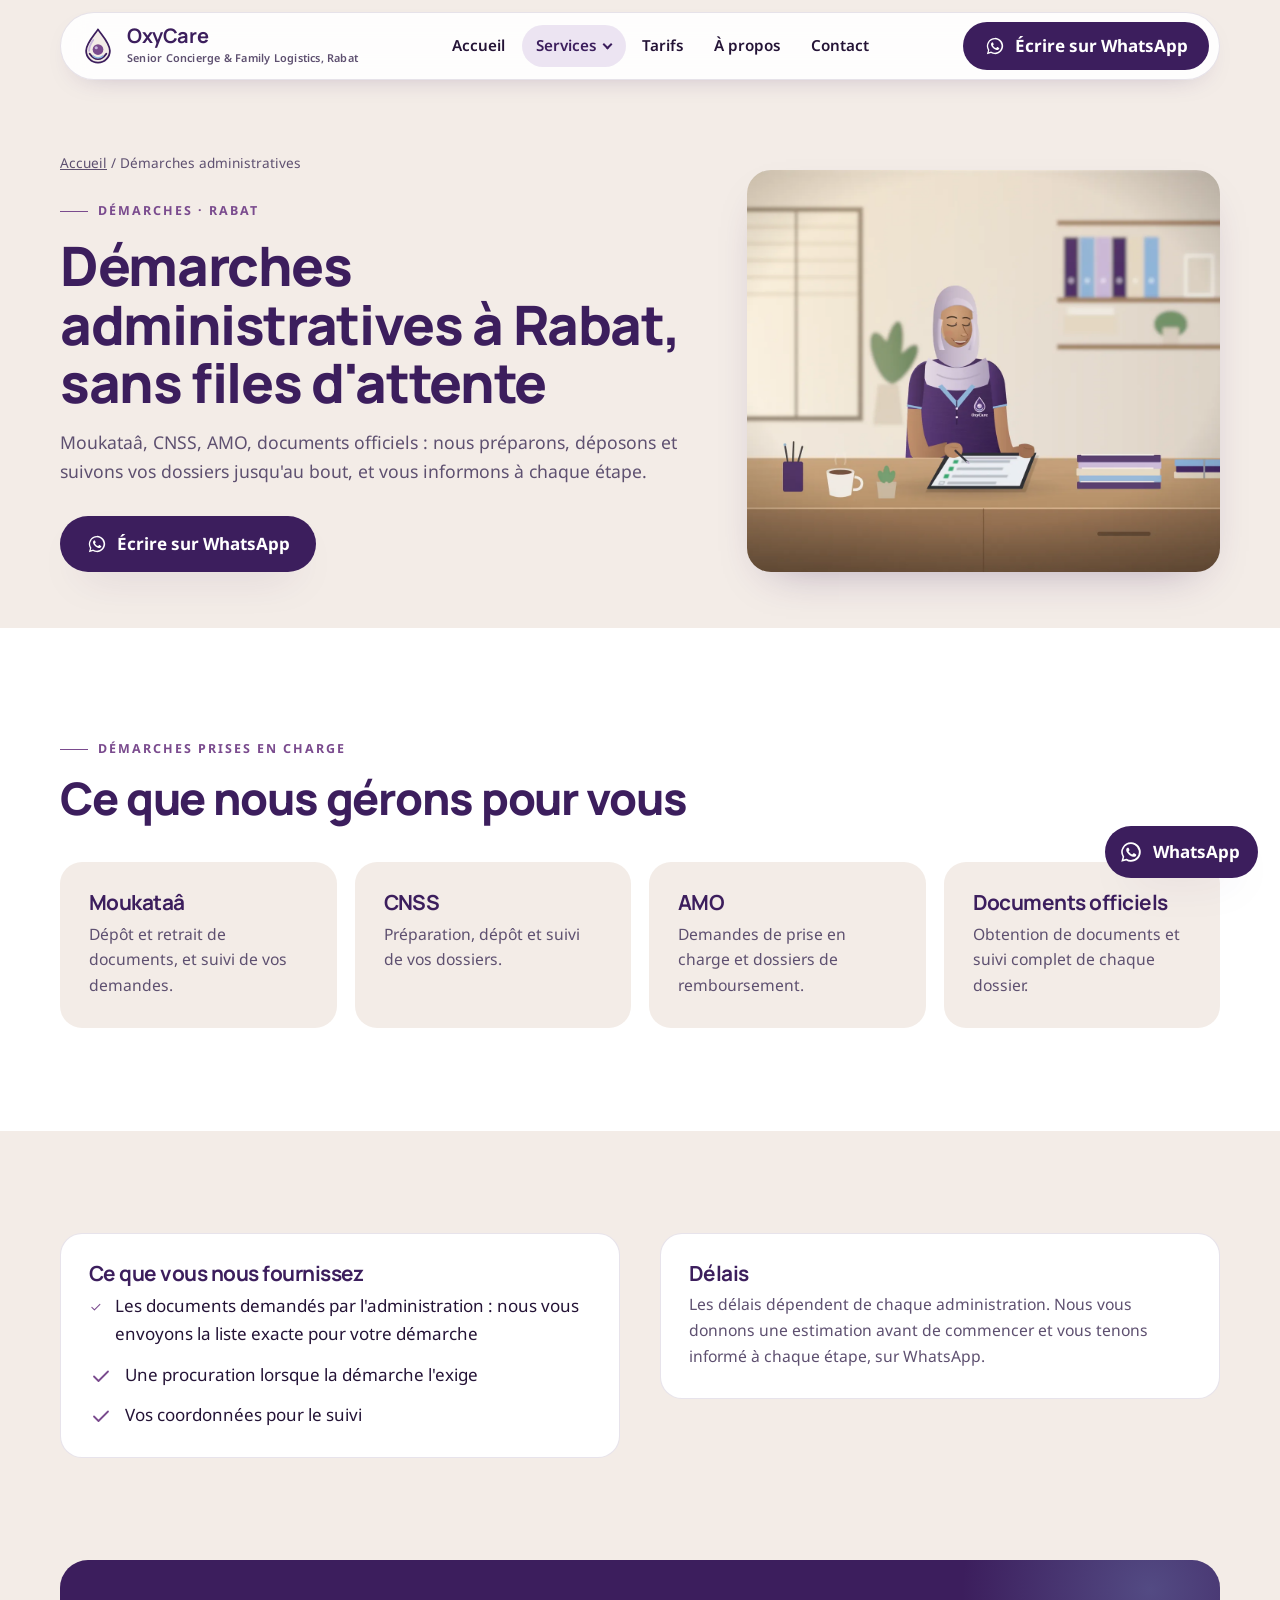
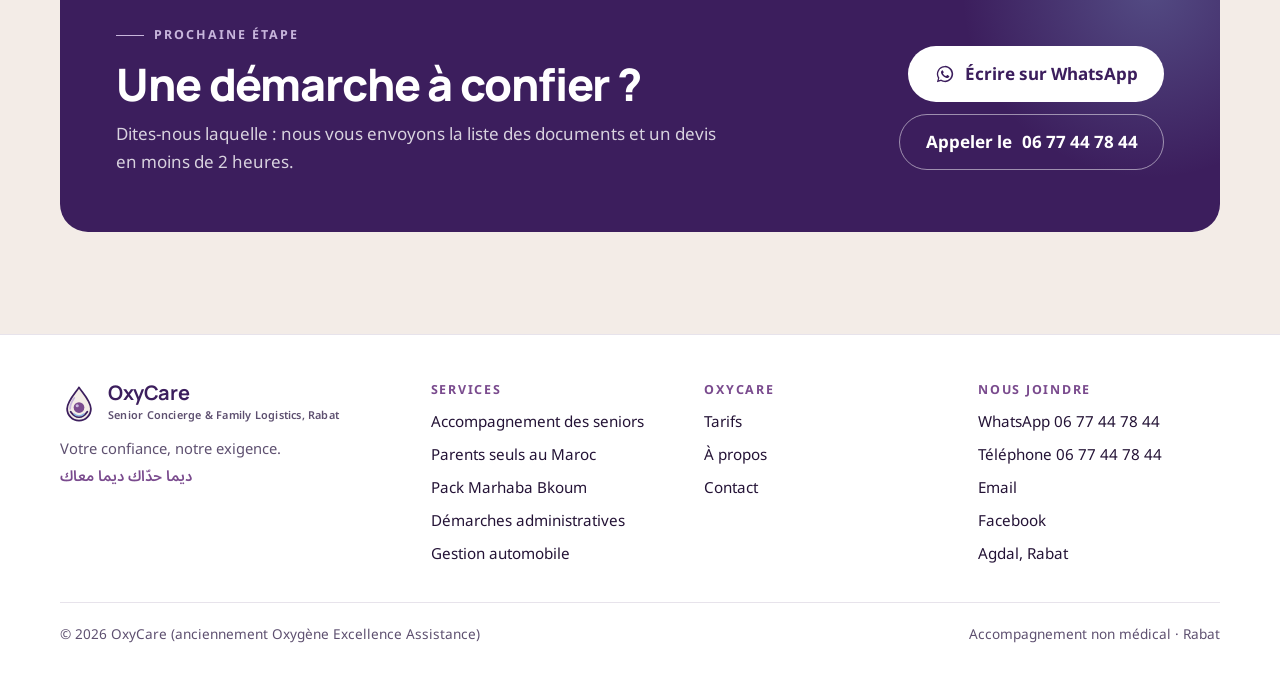
<file: demarches-administratives/index.html>
<!DOCTYPE html>
<html lang="fr">
<head>
<meta charset="UTF-8">
<script>document.documentElement.classList.add("js")</script>
<meta name="viewport" content="width=device-width, initial-scale=1">
<title>Démarches administratives à Rabat : Moukataâ, CNSS, AMO · OxyCare</title>
<meta name="description" content="Moukataâ, CNSS, AMO et documents officiels : OxyCare prépare, dépose et suit vos dossiers à Rabat, sans files d'attente.">
<link rel="canonical" href="https://douniaelabbassi-dounia.github.io/oxycare-v4/demarches-administratives/">
<meta property="og:type" content="website">
<meta property="og:site_name" content="OxyCare">
<meta property="og:title" content="Démarches administratives à Rabat : Moukataâ, CNSS, AMO · OxyCare">
<meta property="og:description" content="Moukataâ, CNSS, AMO et documents officiels : OxyCare prépare, dépose et suit vos dossiers à Rabat, sans files d'attente.">
<meta property="og:url" content="https://douniaelabbassi-dounia.github.io/oxycare-v4/demarches-administratives/">
<meta property="og:image" content="https://douniaelabbassi-dounia.github.io/oxycare-v4/assets/img/og-cover.jpg">
<meta property="og:locale" content="fr_MA">
<meta name="theme-color" content="#3C1E5D">
<link rel="icon" type="image/svg+xml" href="../assets/img/oxycare-mark.svg">
<link rel="icon" type="image/png" href="../assets/img/favicon.png">
<link rel="preconnect" href="https://fonts.googleapis.com">
<link rel="preconnect" href="https://fonts.gstatic.com" crossorigin>
<link href="https://fonts.googleapis.com/css2?family=Manrope:wght@600;700;800&family=Noto+Sans:wght@400;600;700&family=Noto+Sans+Arabic:wght@600&display=swap" rel="stylesheet">
<link rel="stylesheet" href="../css/style.css">
</head>
<body data-wa="Bonjour OxyCare, je souhaite de l'aide pour une démarche administrative.">
<a class="skip" href="#contenu">Aller au contenu</a>

<header class="header">
  <div class="wrap header__bar">
    <a class="brand" href="../" aria-label="OxyCare, accueil">
      <img src="../assets/img/oxycare-mark.svg" alt="" width="38" height="38">
      <span><b>OxyCare</b><small>Senior Concierge & Family Logistics, Rabat</small></span>
    </a>
    <nav class="nav" id="nav" aria-label="Navigation principale">
      <a href="../">Accueil</a>
      <div class="nav__group">
        <button class="nav__toggle is-current" type="button" aria-expanded="false">Services</button>
        <div class="nav__menu"><a href="../seniors-rabat/"><b>Accompagnement des seniors</b><small>Rendez-vous, sorties, présence rassurante</small></a><a href="../mre-parents/"><b>Parents seuls au Maroc</b><small>Un relais pour les familles à l'étranger</small></a><a href="../marhaba-bkoum/"><b>Pack Marhaba Bkoum</b><small>L'offre de l'été pour la diaspora</small></a><a href="../demarches-administratives/" aria-current="page"><b>Démarches administratives</b><small>Moukataâ, CNSS, AMO</small></a><a href="../gestion-automobile/"><b>Gestion automobile</b><small>Visite technique, vidange, assurance</small></a></div>
      </div>
      <a href="../tarifs/">Tarifs</a>
      <a href="../a-propos/">À propos</a>
      <a href="../contact/">Contact</a>
    </nav>
    <div class="header__cta">
      <a class="btn btn--primary" data-wa href="#"><svg viewBox="0 0 32 32" aria-hidden="true"><path fill="currentColor" d="M16 3a13 13 0 0 0-11.2 19.6L3 29l6.6-1.7A13 13 0 1 0 16 3Zm0 23.7c-2 0-4-.6-5.7-1.6l-.4-.2-3.9 1 1-3.8-.3-.4A10.7 10.7 0 1 1 16 26.7Zm5.9-8c-.3-.2-1.9-1-2.2-1-.3-.1-.5-.2-.7.2l-1 1.2c-.2.2-.4.2-.7.1a8.8 8.8 0 0 1-4.4-3.8c-.3-.6.3-.5 1-1.7.1-.2 0-.4 0-.6l-1-2.4c-.3-.6-.5-.5-.7-.5h-.6c-.2 0-.6.1-.9.4-.3.3-1.1 1.1-1.1 2.7s1.2 3.2 1.3 3.4c.2.2 2.3 3.5 5.6 4.9 2.1.9 2.9 1 4 .8.6-.1 1.9-.8 2.2-1.5.3-.7.3-1.4.2-1.5l-.6-.4Z"/></svg>Écrire sur WhatsApp</a>
      <button class="burger" id="burger" type="button" aria-label="Ouvrir le menu" aria-expanded="false" aria-controls="nav"><span></span><span></span><span></span></button>
    </div>
  </div>
</header>

<main id="contenu">

<section class="page-hero">
  <div class="wrap page-hero__grid">
    <div class="reveal">
      <p class="crumbs"><a href="../">Accueil</a> / Démarches administratives</p>
      <p class="kicker">Démarches · Rabat</p>
      <h1 class="h1">Démarches administratives à Rabat, sans files d'attente</h1>
      <p class="lead">Moukataâ, CNSS, AMO, documents officiels : nous préparons, déposons et suivons vos dossiers jusqu'au bout, et vous informons à chaque étape.</p>
      <div class="hero__actions"><a class="btn btn--primary" data-wa href="#"><svg viewBox="0 0 32 32" aria-hidden="true"><path fill="currentColor" d="M16 3a13 13 0 0 0-11.2 19.6L3 29l6.6-1.7A13 13 0 1 0 16 3Zm0 23.7c-2 0-4-.6-5.7-1.6l-.4-.2-3.9 1 1-3.8-.3-.4A10.7 10.7 0 1 1 16 26.7Zm5.9-8c-.3-.2-1.9-1-2.2-1-.3-.1-.5-.2-.7.2l-1 1.2c-.2.2-.4.2-.7.1a8.8 8.8 0 0 1-4.4-3.8c-.3-.6.3-.5 1-1.7.1-.2 0-.4 0-.6l-1-2.4c-.3-.6-.5-.5-.7-.5h-.6c-.2 0-.6.1-.9.4-.3.3-1.1 1.1-1.1 2.7s1.2 3.2 1.3 3.4c.2.2 2.3 3.5 5.6 4.9 2.1.9 2.9 1 4 .8.6-.1 1.9-.8 2.2-1.5.3-.7.3-1.4.2-1.5l-.6-.4Z"/></svg>Écrire sur WhatsApp</a></div>
    </div>
    <div class="page-hero__media reveal"><picture><source srcset="../assets/img/illustrations/page-demarches.webp" type="image/webp"><img src="../assets/img/illustrations/page-demarches.jpg" alt="Illustration : une conseillère OxyCare suit un dossier sur une tablette"></picture></div>
  </div>
</section>

<section class="section section--white">
  <div class="wrap">
    <div class="head reveal"><p class="kicker">Démarches prises en charge</p><h2 class="h2">Ce que nous gérons pour vous</h2></div>
    <div class="grid grid--4">
      <div class="card card--beige reveal"><h3>Moukataâ</h3><p>Dépôt et retrait de documents, et suivi de vos demandes.</p></div>
      <div class="card card--beige reveal"><h3>CNSS</h3><p>Préparation, dépôt et suivi de vos dossiers.</p></div>
      <div class="card card--beige reveal"><h3>AMO</h3><p>Demandes de prise en charge et dossiers de remboursement.</p></div>
      <div class="card card--beige reveal"><h3>Documents officiels</h3><p>Obtention de documents et suivi complet de chaque dossier.</p></div>
    </div>
  </div>
</section>

<section class="section">
  <div class="wrap split">
    <div class="card reveal"><h3>Ce que vous nous fournissez</h3><ul class="check-list"><li><svg viewBox="0 0 24 24" aria-hidden="true"><path d="m5 12.5 4.5 4.5L19 7.5"/></svg><span>Les documents demandés par l'administration : nous vous envoyons la liste exacte pour votre démarche</span></li><li><svg viewBox="0 0 24 24" aria-hidden="true"><path d="m5 12.5 4.5 4.5L19 7.5"/></svg><span>Une procuration lorsque la démarche l'exige</span></li><li><svg viewBox="0 0 24 24" aria-hidden="true"><path d="m5 12.5 4.5 4.5L19 7.5"/></svg><span>Vos coordonnées pour le suivi</span></li></ul></div>
    <div class="card reveal"><h3>Délais</h3><p>Les délais dépendent de chaque administration. Nous vous donnons une estimation avant de commencer et vous tenons informé à chaque étape, sur WhatsApp.</p></div>
  </div>
</section>

<section class="section section--tight">
  <div class="wrap">
    <div class="panel reveal">
      <div class="panel__grid">
        <div>
          <p class="kicker">Prochaine étape</p>
          <h2 class="h2">Une démarche à confier ?</h2>
          <p style="margin-top:12px">Dites-nous laquelle : nous vous envoyons la liste des documents et un devis en moins de 2 heures.</p>
        </div>
        <div class="panel__actions" style="justify-content:flex-end">
          <a class="btn btn--light" data-wa href="#"><svg viewBox="0 0 32 32" aria-hidden="true"><path fill="currentColor" d="M16 3a13 13 0 0 0-11.2 19.6L3 29l6.6-1.7A13 13 0 1 0 16 3Zm0 23.7c-2 0-4-.6-5.7-1.6l-.4-.2-3.9 1 1-3.8-.3-.4A10.7 10.7 0 1 1 16 26.7Zm5.9-8c-.3-.2-1.9-1-2.2-1-.3-.1-.5-.2-.7.2l-1 1.2c-.2.2-.4.2-.7.1a8.8 8.8 0 0 1-4.4-3.8c-.3-.6.3-.5 1-1.7.1-.2 0-.4 0-.6l-1-2.4c-.3-.6-.5-.5-.7-.5h-.6c-.2 0-.6.1-.9.4-.3.3-1.1 1.1-1.1 2.7s1.2 3.2 1.3 3.4c.2.2 2.3 3.5 5.6 4.9 2.1.9 2.9 1 4 .8.6-.1 1.9-.8 2.2-1.5.3-.7.3-1.4.2-1.5l-.6-.4Z"/></svg>Écrire sur WhatsApp</a>
          <a class="btn btn--line-light" href="tel:+212677447844">Appeler le <span class="ltr">06 77 44 78 44</span></a>
        </div>
      </div>
    </div>
  </div>
</section>
</main>

<footer class="footer">
  <div class="wrap">
    <div class="footer__grid">
      <div>
        <a class="brand" href="../"><img src="../assets/img/oxycare-mark.svg" alt="" width="38" height="38"><span><b>OxyCare</b><small>Senior Concierge & Family Logistics, Rabat</small></span></a>
        <p class="footer__tag">Votre confiance, notre exigence. <span class="ar">ديما حدّاك ديما معاك</span></p>
      </div>
      <div><h3>Services</h3><ul><li><a href="../seniors-rabat/">Accompagnement des seniors</a></li><li><a href="../mre-parents/">Parents seuls au Maroc</a></li><li><a href="../marhaba-bkoum/">Pack Marhaba Bkoum</a></li><li><a href="../demarches-administratives/">Démarches administratives</a></li><li><a href="../gestion-automobile/">Gestion automobile</a></li></ul></div>
      <div><h3>OxyCare</h3><ul><li><a href="../tarifs/">Tarifs</a></li><li><a href="../a-propos/">À propos</a></li><li><a href="../contact/">Contact</a></li></ul></div>
      <div><h3>Nous joindre</h3><ul>
        <li><a data-wa href="#">WhatsApp <span class="ltr">06 77 44 78 44</span></a></li>
        <li><a href="tel:+212677447844">Téléphone <span class="ltr">06 77 44 78 44</span></a></li>
        <li><a href="mailto:oxygeneexcellenceassistance@gmail.com">Email</a></li>
        <li><a href="https://www.facebook.com/OxygeneExcellenceAssistance" target="_blank" rel="noopener">Facebook</a></li>
        <li>Agdal, Rabat</li>
      </ul></div>
    </div>
    <div class="footer__bottom"><span>© <span data-year></span> OxyCare (anciennement Oxygène Excellence Assistance)</span><span>Accompagnement non médical · Rabat</span></div>
  </div>
</footer>

<a class="wa-float" data-wa href="#" aria-label="Écrire à OxyCare sur WhatsApp"><svg viewBox="0 0 32 32" aria-hidden="true"><path fill="currentColor" d="M16 3a13 13 0 0 0-11.2 19.6L3 29l6.6-1.7A13 13 0 1 0 16 3Zm0 23.7c-2 0-4-.6-5.7-1.6l-.4-.2-3.9 1 1-3.8-.3-.4A10.7 10.7 0 1 1 16 26.7Zm5.9-8c-.3-.2-1.9-1-2.2-1-.3-.1-.5-.2-.7.2l-1 1.2c-.2.2-.4.2-.7.1a8.8 8.8 0 0 1-4.4-3.8c-.3-.6.3-.5 1-1.7.1-.2 0-.4 0-.6l-1-2.4c-.3-.6-.5-.5-.7-.5h-.6c-.2 0-.6.1-.9.4-.3.3-1.1 1.1-1.1 2.7s1.2 3.2 1.3 3.4c.2.2 2.3 3.5 5.6 4.9 2.1.9 2.9 1 4 .8.6-.1 1.9-.8 2.2-1.5.3-.7.3-1.4.2-1.5l-.6-.4Z"/></svg><span>WhatsApp</span></a>
<div class="mobile-bar">
  <a class="btn btn--primary" data-wa href="#"><svg viewBox="0 0 32 32" aria-hidden="true"><path fill="currentColor" d="M16 3a13 13 0 0 0-11.2 19.6L3 29l6.6-1.7A13 13 0 1 0 16 3Zm0 23.7c-2 0-4-.6-5.7-1.6l-.4-.2-3.9 1 1-3.8-.3-.4A10.7 10.7 0 1 1 16 26.7Zm5.9-8c-.3-.2-1.9-1-2.2-1-.3-.1-.5-.2-.7.2l-1 1.2c-.2.2-.4.2-.7.1a8.8 8.8 0 0 1-4.4-3.8c-.3-.6.3-.5 1-1.7.1-.2 0-.4 0-.6l-1-2.4c-.3-.6-.5-.5-.7-.5h-.6c-.2 0-.6.1-.9.4-.3.3-1.1 1.1-1.1 2.7s1.2 3.2 1.3 3.4c.2.2 2.3 3.5 5.6 4.9 2.1.9 2.9 1 4 .8.6-.1 1.9-.8 2.2-1.5.3-.7.3-1.4.2-1.5l-.6-.4Z"/></svg>WhatsApp</a>
  <a class="btn btn--ghost" href="tel:+212677447844"><svg viewBox="0 0 24 24" aria-hidden="true"><path d="M22 16.9v3a2 2 0 0 1-2.2 2 19.8 19.8 0 0 1-8.6-3.1 19.5 19.5 0 0 1-6-6A19.8 19.8 0 0 1 2.1 4.2 2 2 0 0 1 4.1 2h3a2 2 0 0 1 2 1.7c.1 1 .4 1.9.7 2.8a2 2 0 0 1-.5 2.1L8 9.9a16 16 0 0 0 6 6l1.3-1.3a2 2 0 0 1 2.1-.4c.9.3 1.8.6 2.8.7a2 2 0 0 1 1.7 2Z"/></svg>Appeler</a>
</div>

<script src="../js/app.js"></script>
</body>
</html>
</file>
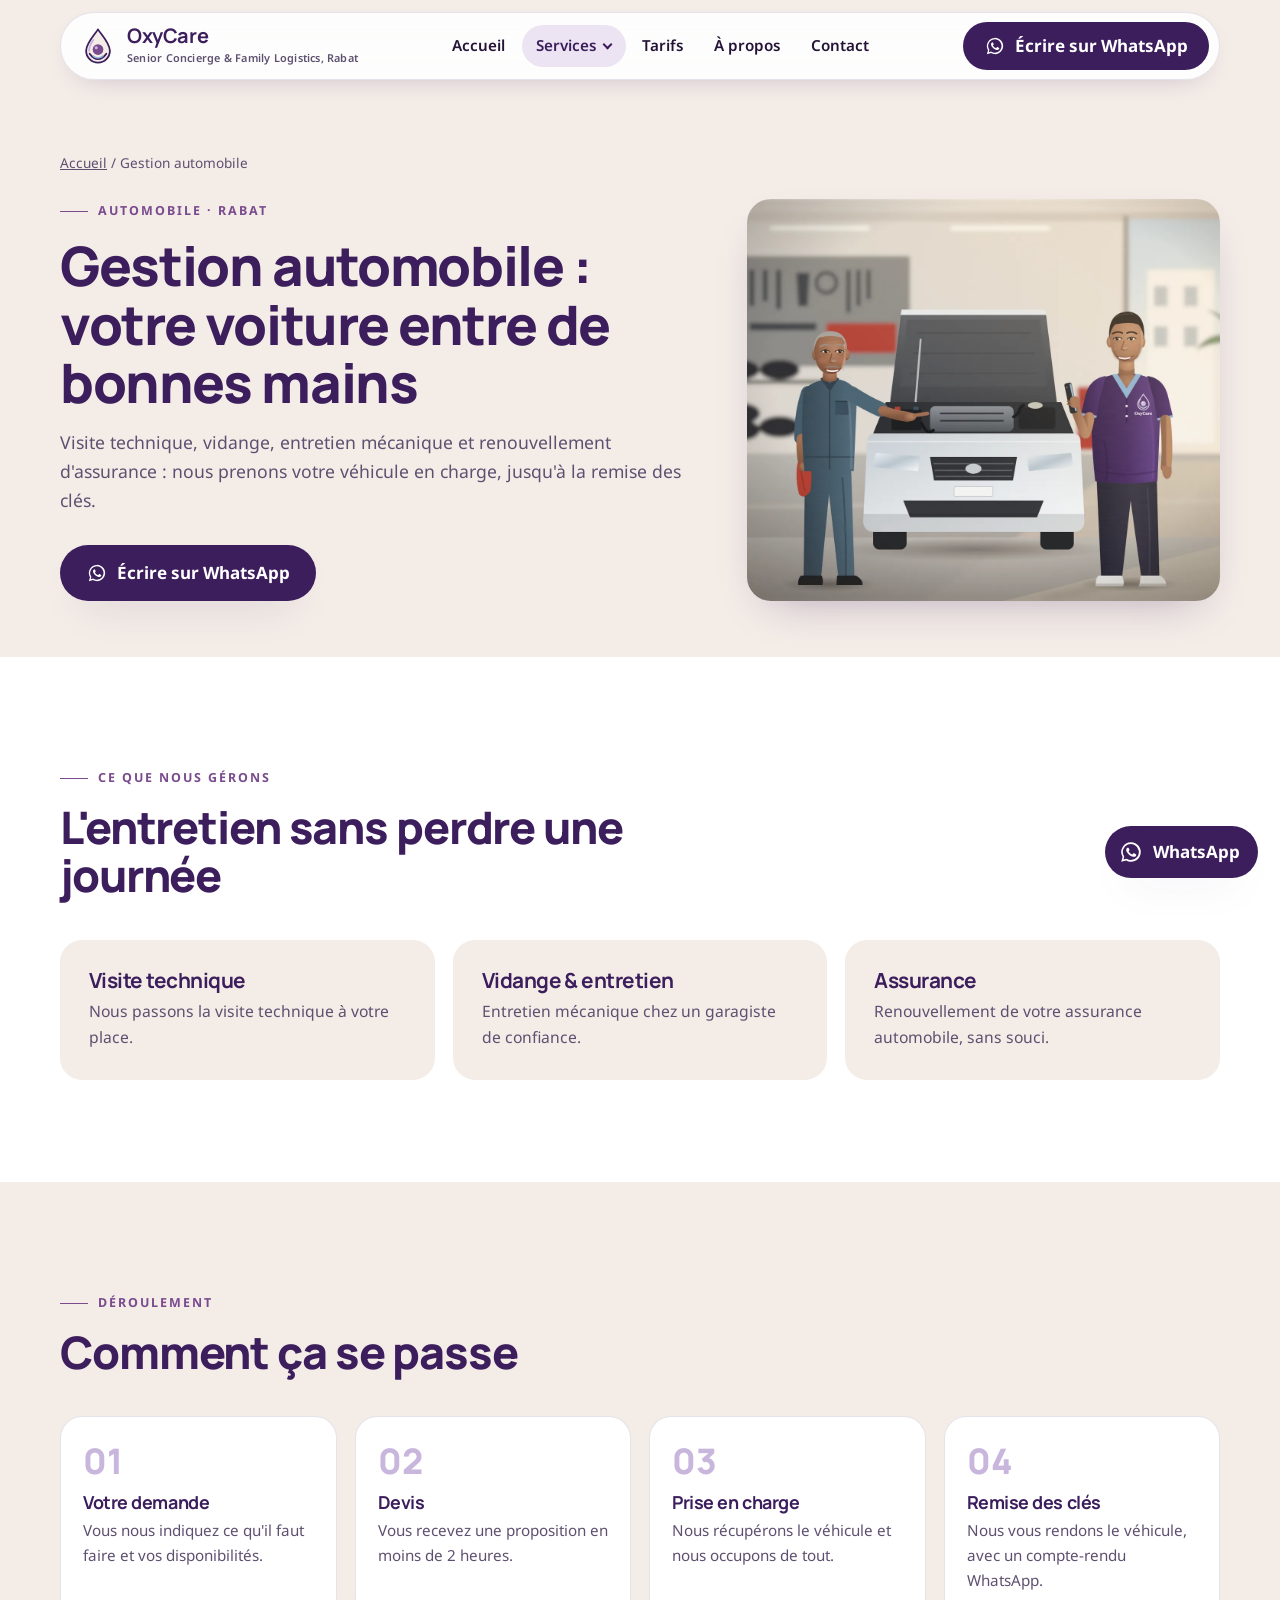
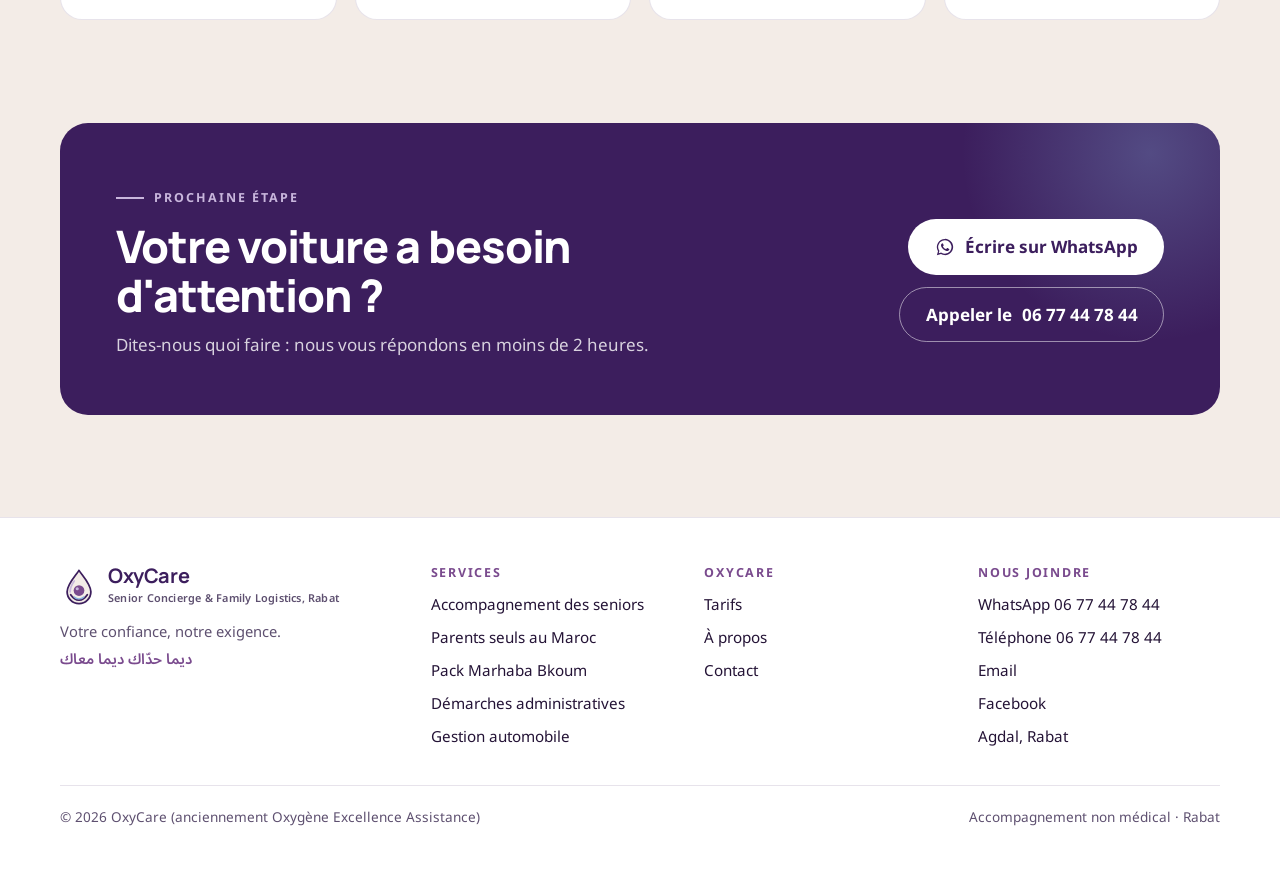
<file: gestion-automobile/index.html>
<!DOCTYPE html>
<html lang="fr">
<head>
<meta charset="UTF-8">
<script>document.documentElement.classList.add("js")</script>
<meta name="viewport" content="width=device-width, initial-scale=1">
<title>Gestion automobile à Rabat : visite technique, vidange, assurance · OxyCare</title>
<meta name="description" content="Visite technique, vidange, entretien mécanique et renouvellement d'assurance : OxyCare s'occupe de votre voiture à Rabat.">
<link rel="canonical" href="https://douniaelabbassi-dounia.github.io/oxycare-v4/gestion-automobile/">
<meta property="og:type" content="website">
<meta property="og:site_name" content="OxyCare">
<meta property="og:title" content="Gestion automobile à Rabat : visite technique, vidange, assurance · OxyCare">
<meta property="og:description" content="Visite technique, vidange, entretien mécanique et renouvellement d'assurance : OxyCare s'occupe de votre voiture à Rabat.">
<meta property="og:url" content="https://douniaelabbassi-dounia.github.io/oxycare-v4/gestion-automobile/">
<meta property="og:image" content="https://douniaelabbassi-dounia.github.io/oxycare-v4/assets/img/og-cover.jpg">
<meta property="og:locale" content="fr_MA">
<meta name="theme-color" content="#3C1E5D">
<link rel="icon" type="image/svg+xml" href="../assets/img/oxycare-mark.svg">
<link rel="icon" type="image/png" href="../assets/img/favicon.png">
<link rel="preconnect" href="https://fonts.googleapis.com">
<link rel="preconnect" href="https://fonts.gstatic.com" crossorigin>
<link href="https://fonts.googleapis.com/css2?family=Manrope:wght@600;700;800&family=Noto+Sans:wght@400;600;700&family=Noto+Sans+Arabic:wght@600&display=swap" rel="stylesheet">
<link rel="stylesheet" href="../css/style.css">
</head>
<body data-wa="Bonjour OxyCare, je souhaite un devis pour l'entretien de ma voiture.">
<a class="skip" href="#contenu">Aller au contenu</a>

<header class="header">
  <div class="wrap header__bar">
    <a class="brand" href="../" aria-label="OxyCare, accueil">
      <img src="../assets/img/oxycare-mark.svg" alt="" width="38" height="38">
      <span><b>OxyCare</b><small>Senior Concierge & Family Logistics, Rabat</small></span>
    </a>
    <nav class="nav" id="nav" aria-label="Navigation principale">
      <a href="../">Accueil</a>
      <div class="nav__group">
        <button class="nav__toggle is-current" type="button" aria-expanded="false">Services</button>
        <div class="nav__menu"><a href="../seniors-rabat/"><b>Accompagnement des seniors</b><small>Rendez-vous, sorties, présence rassurante</small></a><a href="../mre-parents/"><b>Parents seuls au Maroc</b><small>Un relais pour les familles à l'étranger</small></a><a href="../marhaba-bkoum/"><b>Pack Marhaba Bkoum</b><small>L'offre de l'été pour la diaspora</small></a><a href="../demarches-administratives/"><b>Démarches administratives</b><small>Moukataâ, CNSS, AMO</small></a><a href="../gestion-automobile/" aria-current="page"><b>Gestion automobile</b><small>Visite technique, vidange, assurance</small></a></div>
      </div>
      <a href="../tarifs/">Tarifs</a>
      <a href="../a-propos/">À propos</a>
      <a href="../contact/">Contact</a>
    </nav>
    <div class="header__cta">
      <a class="btn btn--primary" data-wa href="#"><svg viewBox="0 0 32 32" aria-hidden="true"><path fill="currentColor" d="M16 3a13 13 0 0 0-11.2 19.6L3 29l6.6-1.7A13 13 0 1 0 16 3Zm0 23.7c-2 0-4-.6-5.7-1.6l-.4-.2-3.9 1 1-3.8-.3-.4A10.7 10.7 0 1 1 16 26.7Zm5.9-8c-.3-.2-1.9-1-2.2-1-.3-.1-.5-.2-.7.2l-1 1.2c-.2.2-.4.2-.7.1a8.8 8.8 0 0 1-4.4-3.8c-.3-.6.3-.5 1-1.7.1-.2 0-.4 0-.6l-1-2.4c-.3-.6-.5-.5-.7-.5h-.6c-.2 0-.6.1-.9.4-.3.3-1.1 1.1-1.1 2.7s1.2 3.2 1.3 3.4c.2.2 2.3 3.5 5.6 4.9 2.1.9 2.9 1 4 .8.6-.1 1.9-.8 2.2-1.5.3-.7.3-1.4.2-1.5l-.6-.4Z"/></svg>Écrire sur WhatsApp</a>
      <button class="burger" id="burger" type="button" aria-label="Ouvrir le menu" aria-expanded="false" aria-controls="nav"><span></span><span></span><span></span></button>
    </div>
  </div>
</header>

<main id="contenu">

<section class="page-hero">
  <div class="wrap page-hero__grid">
    <div class="reveal">
      <p class="crumbs"><a href="../">Accueil</a> / Gestion automobile</p>
      <p class="kicker">Automobile · Rabat</p>
      <h1 class="h1">Gestion automobile : votre voiture entre de bonnes mains</h1>
      <p class="lead">Visite technique, vidange, entretien mécanique et renouvellement d'assurance : nous prenons votre véhicule en charge, jusqu'à la remise des clés.</p>
      <div class="hero__actions"><a class="btn btn--primary" data-wa href="#"><svg viewBox="0 0 32 32" aria-hidden="true"><path fill="currentColor" d="M16 3a13 13 0 0 0-11.2 19.6L3 29l6.6-1.7A13 13 0 1 0 16 3Zm0 23.7c-2 0-4-.6-5.7-1.6l-.4-.2-3.9 1 1-3.8-.3-.4A10.7 10.7 0 1 1 16 26.7Zm5.9-8c-.3-.2-1.9-1-2.2-1-.3-.1-.5-.2-.7.2l-1 1.2c-.2.2-.4.2-.7.1a8.8 8.8 0 0 1-4.4-3.8c-.3-.6.3-.5 1-1.7.1-.2 0-.4 0-.6l-1-2.4c-.3-.6-.5-.5-.7-.5h-.6c-.2 0-.6.1-.9.4-.3.3-1.1 1.1-1.1 2.7s1.2 3.2 1.3 3.4c.2.2 2.3 3.5 5.6 4.9 2.1.9 2.9 1 4 .8.6-.1 1.9-.8 2.2-1.5.3-.7.3-1.4.2-1.5l-.6-.4Z"/></svg>Écrire sur WhatsApp</a></div>
    </div>
    <div class="page-hero__media reveal"><picture><source srcset="../assets/img/illustrations/page-auto.webp" type="image/webp"><img src="../assets/img/illustrations/page-auto.jpg" alt="Illustration : un mécanicien montre le moteur à un membre de l'équipe OxyCare"></picture></div>
  </div>
</section>

<section class="section section--white">
  <div class="wrap">
    <div class="head reveal"><p class="kicker">Ce que nous gérons</p><h2 class="h2">L'entretien sans perdre une journée</h2></div>
    <div class="grid grid--3">
      <div class="card card--beige reveal"><h3>Visite technique</h3><p>Nous passons la visite technique à votre place.</p></div>
      <div class="card card--beige reveal"><h3>Vidange & entretien</h3><p>Entretien mécanique chez un garagiste de confiance.</p></div>
      <div class="card card--beige reveal"><h3>Assurance</h3><p>Renouvellement de votre assurance automobile, sans souci.</p></div>
    </div>
  </div>
</section>

<section class="section">
  <div class="wrap">
    <div class="head reveal"><p class="kicker">Déroulement</p><h2 class="h2">Comment ça se passe</h2></div>
    <ol class="steps">
      <li class="reveal"><h3>Votre demande</h3><p>Vous nous indiquez ce qu'il faut faire et vos disponibilités.</p></li>
      <li class="reveal"><h3>Devis</h3><p>Vous recevez une proposition en moins de 2 heures.</p></li>
      <li class="reveal"><h3>Prise en charge</h3><p>Nous récupérons le véhicule et nous occupons de tout.</p></li>
      <li class="reveal"><h3>Remise des clés</h3><p>Nous vous rendons le véhicule, avec un compte-rendu WhatsApp.</p></li>
    </ol>
  </div>
</section>

<section class="section section--tight">
  <div class="wrap">
    <div class="panel reveal">
      <div class="panel__grid">
        <div>
          <p class="kicker">Prochaine étape</p>
          <h2 class="h2">Votre voiture a besoin d'attention ?</h2>
          <p style="margin-top:12px">Dites-nous quoi faire : nous vous répondons en moins de 2 heures.</p>
        </div>
        <div class="panel__actions" style="justify-content:flex-end">
          <a class="btn btn--light" data-wa href="#"><svg viewBox="0 0 32 32" aria-hidden="true"><path fill="currentColor" d="M16 3a13 13 0 0 0-11.2 19.6L3 29l6.6-1.7A13 13 0 1 0 16 3Zm0 23.7c-2 0-4-.6-5.7-1.6l-.4-.2-3.9 1 1-3.8-.3-.4A10.7 10.7 0 1 1 16 26.7Zm5.9-8c-.3-.2-1.9-1-2.2-1-.3-.1-.5-.2-.7.2l-1 1.2c-.2.2-.4.2-.7.1a8.8 8.8 0 0 1-4.4-3.8c-.3-.6.3-.5 1-1.7.1-.2 0-.4 0-.6l-1-2.4c-.3-.6-.5-.5-.7-.5h-.6c-.2 0-.6.1-.9.4-.3.3-1.1 1.1-1.1 2.7s1.2 3.2 1.3 3.4c.2.2 2.3 3.5 5.6 4.9 2.1.9 2.9 1 4 .8.6-.1 1.9-.8 2.2-1.5.3-.7.3-1.4.2-1.5l-.6-.4Z"/></svg>Écrire sur WhatsApp</a>
          <a class="btn btn--line-light" href="tel:+212677447844">Appeler le <span class="ltr">06 77 44 78 44</span></a>
        </div>
      </div>
    </div>
  </div>
</section>
</main>

<footer class="footer">
  <div class="wrap">
    <div class="footer__grid">
      <div>
        <a class="brand" href="../"><img src="../assets/img/oxycare-mark.svg" alt="" width="38" height="38"><span><b>OxyCare</b><small>Senior Concierge & Family Logistics, Rabat</small></span></a>
        <p class="footer__tag">Votre confiance, notre exigence. <span class="ar">ديما حدّاك ديما معاك</span></p>
      </div>
      <div><h3>Services</h3><ul><li><a href="../seniors-rabat/">Accompagnement des seniors</a></li><li><a href="../mre-parents/">Parents seuls au Maroc</a></li><li><a href="../marhaba-bkoum/">Pack Marhaba Bkoum</a></li><li><a href="../demarches-administratives/">Démarches administratives</a></li><li><a href="../gestion-automobile/">Gestion automobile</a></li></ul></div>
      <div><h3>OxyCare</h3><ul><li><a href="../tarifs/">Tarifs</a></li><li><a href="../a-propos/">À propos</a></li><li><a href="../contact/">Contact</a></li></ul></div>
      <div><h3>Nous joindre</h3><ul>
        <li><a data-wa href="#">WhatsApp <span class="ltr">06 77 44 78 44</span></a></li>
        <li><a href="tel:+212677447844">Téléphone <span class="ltr">06 77 44 78 44</span></a></li>
        <li><a href="mailto:oxygeneexcellenceassistance@gmail.com">Email</a></li>
        <li><a href="https://www.facebook.com/OxygeneExcellenceAssistance" target="_blank" rel="noopener">Facebook</a></li>
        <li>Agdal, Rabat</li>
      </ul></div>
    </div>
    <div class="footer__bottom"><span>© <span data-year></span> OxyCare (anciennement Oxygène Excellence Assistance)</span><span>Accompagnement non médical · Rabat</span></div>
  </div>
</footer>

<a class="wa-float" data-wa href="#" aria-label="Écrire à OxyCare sur WhatsApp"><svg viewBox="0 0 32 32" aria-hidden="true"><path fill="currentColor" d="M16 3a13 13 0 0 0-11.2 19.6L3 29l6.6-1.7A13 13 0 1 0 16 3Zm0 23.7c-2 0-4-.6-5.7-1.6l-.4-.2-3.9 1 1-3.8-.3-.4A10.7 10.7 0 1 1 16 26.7Zm5.9-8c-.3-.2-1.9-1-2.2-1-.3-.1-.5-.2-.7.2l-1 1.2c-.2.2-.4.2-.7.1a8.8 8.8 0 0 1-4.4-3.8c-.3-.6.3-.5 1-1.7.1-.2 0-.4 0-.6l-1-2.4c-.3-.6-.5-.5-.7-.5h-.6c-.2 0-.6.1-.9.4-.3.3-1.1 1.1-1.1 2.7s1.2 3.2 1.3 3.4c.2.2 2.3 3.5 5.6 4.9 2.1.9 2.9 1 4 .8.6-.1 1.9-.8 2.2-1.5.3-.7.3-1.4.2-1.5l-.6-.4Z"/></svg><span>WhatsApp</span></a>
<div class="mobile-bar">
  <a class="btn btn--primary" data-wa href="#"><svg viewBox="0 0 32 32" aria-hidden="true"><path fill="currentColor" d="M16 3a13 13 0 0 0-11.2 19.6L3 29l6.6-1.7A13 13 0 1 0 16 3Zm0 23.7c-2 0-4-.6-5.7-1.6l-.4-.2-3.9 1 1-3.8-.3-.4A10.7 10.7 0 1 1 16 26.7Zm5.9-8c-.3-.2-1.9-1-2.2-1-.3-.1-.5-.2-.7.2l-1 1.2c-.2.2-.4.2-.7.1a8.8 8.8 0 0 1-4.4-3.8c-.3-.6.3-.5 1-1.7.1-.2 0-.4 0-.6l-1-2.4c-.3-.6-.5-.5-.7-.5h-.6c-.2 0-.6.1-.9.4-.3.3-1.1 1.1-1.1 2.7s1.2 3.2 1.3 3.4c.2.2 2.3 3.5 5.6 4.9 2.1.9 2.9 1 4 .8.6-.1 1.9-.8 2.2-1.5.3-.7.3-1.4.2-1.5l-.6-.4Z"/></svg>WhatsApp</a>
  <a class="btn btn--ghost" href="tel:+212677447844"><svg viewBox="0 0 24 24" aria-hidden="true"><path d="M22 16.9v3a2 2 0 0 1-2.2 2 19.8 19.8 0 0 1-8.6-3.1 19.5 19.5 0 0 1-6-6A19.8 19.8 0 0 1 2.1 4.2 2 2 0 0 1 4.1 2h3a2 2 0 0 1 2 1.7c.1 1 .4 1.9.7 2.8a2 2 0 0 1-.5 2.1L8 9.9a16 16 0 0 0 6 6l1.3-1.3a2 2 0 0 1 2.1-.4c.9.3 1.8.6 2.8.7a2 2 0 0 1 1.7 2Z"/></svg>Appeler</a>
</div>

<script src="../js/app.js"></script>
</body>
</html>
</file>
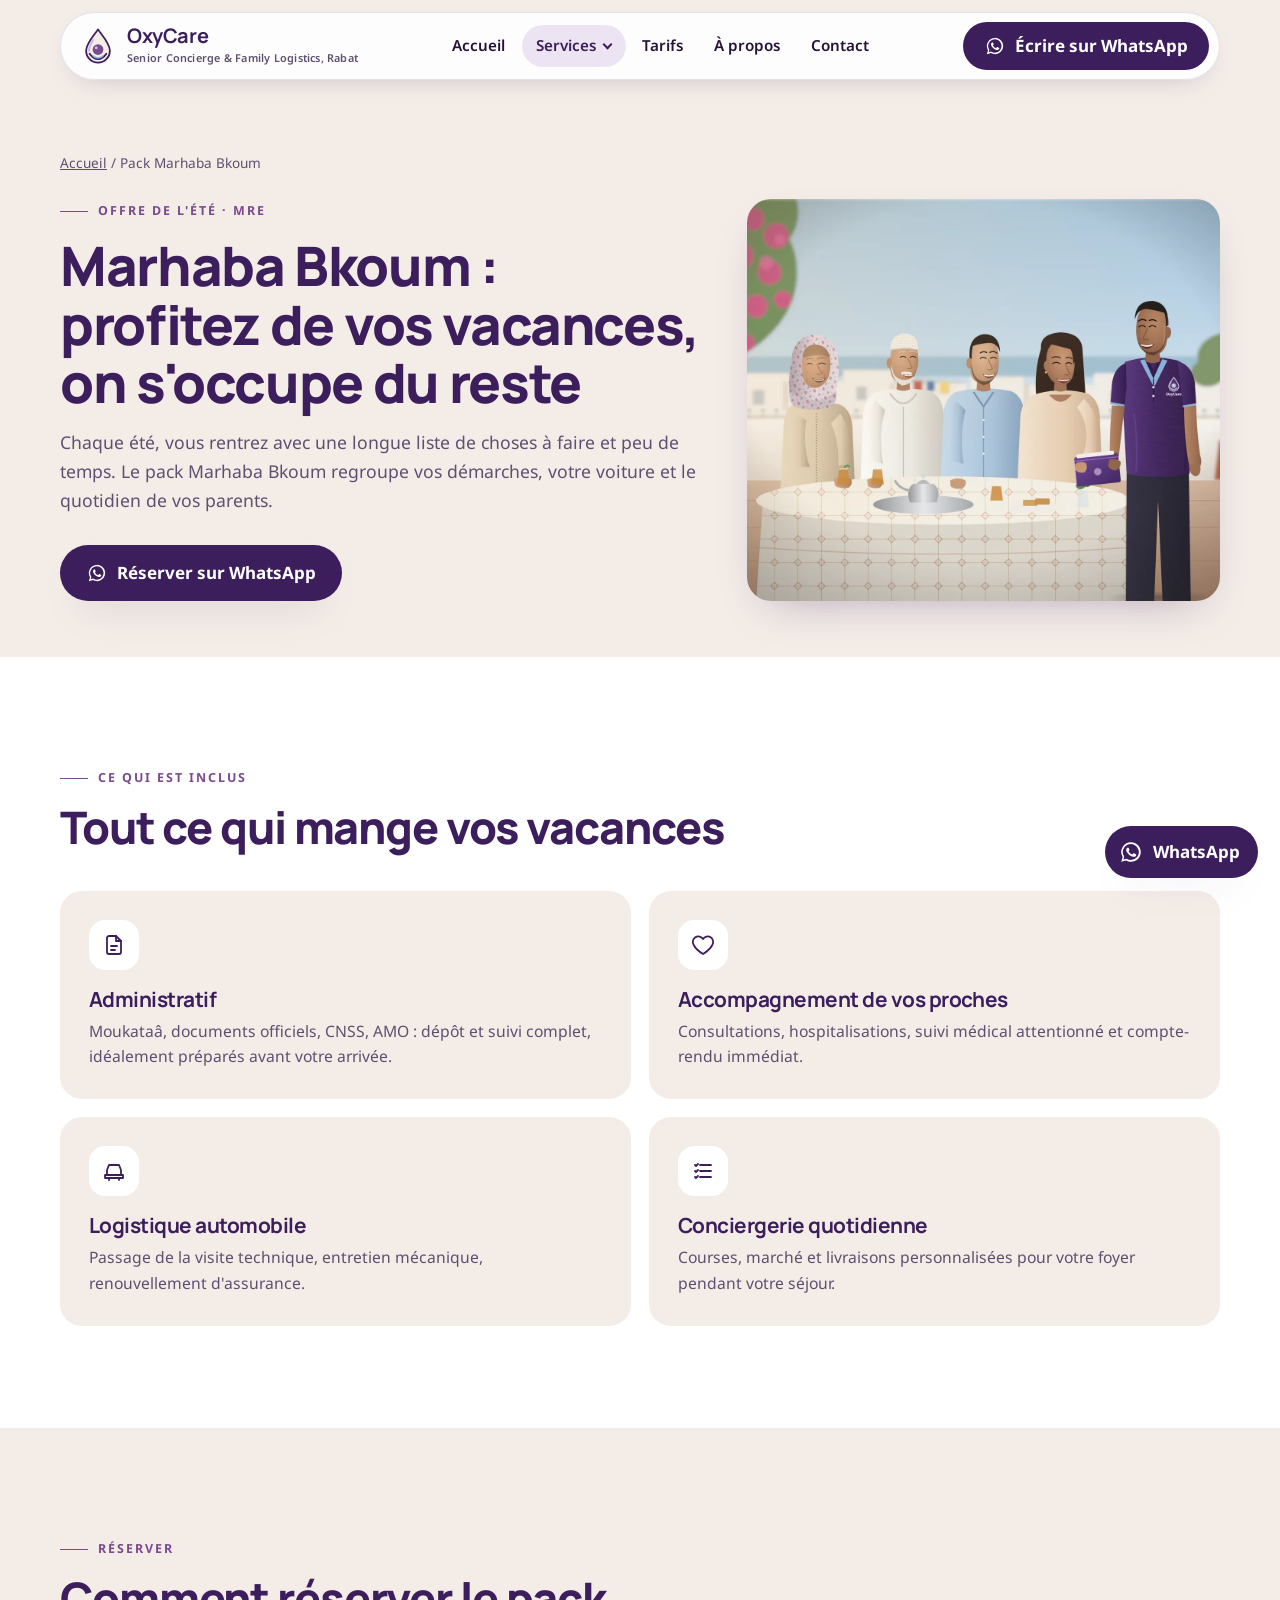
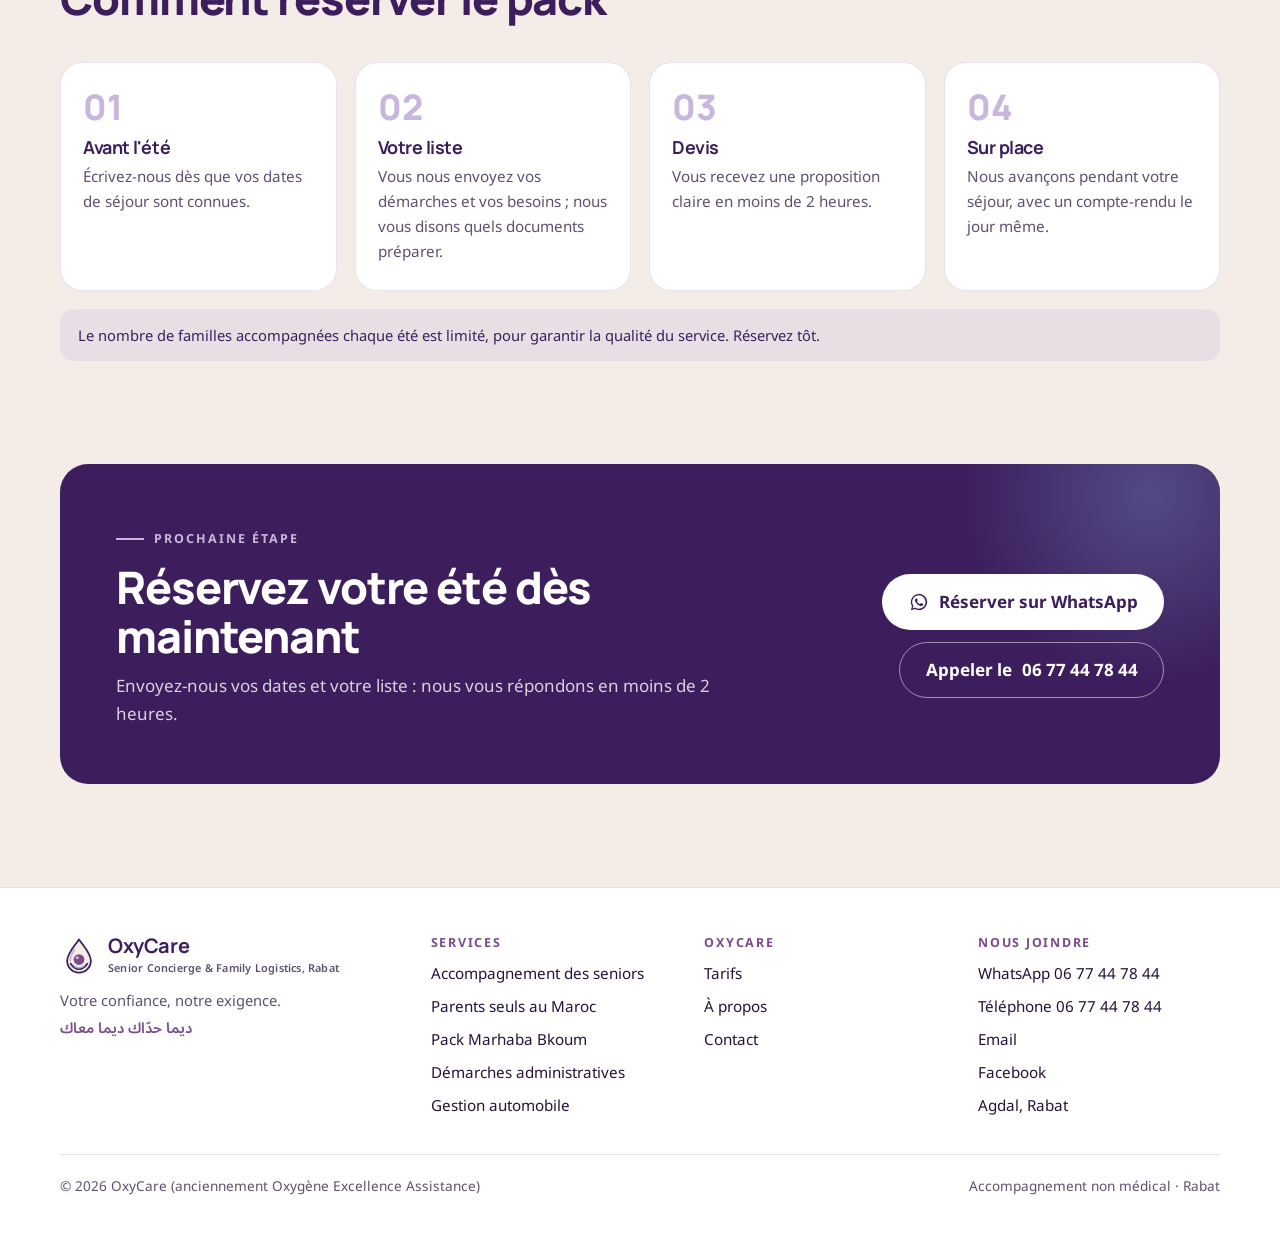
<file: marhaba-bkoum/index.html>
<!DOCTYPE html>
<html lang="fr">
<head>
<meta charset="UTF-8">
<script>document.documentElement.classList.add("js")</script>
<meta name="viewport" content="width=device-width, initial-scale=1">
<title>Pack Marhaba Bkoum pour les MRE · OxyCare Rabat</title>
<meta name="description" content="Démarches, voiture, accompagnement des proches et conciergerie : le pack de l'été pour la diaspora qui rentre au Maroc.">
<link rel="canonical" href="https://douniaelabbassi-dounia.github.io/oxycare-v4/marhaba-bkoum/">
<meta property="og:type" content="website">
<meta property="og:site_name" content="OxyCare">
<meta property="og:title" content="Pack Marhaba Bkoum pour les MRE · OxyCare Rabat">
<meta property="og:description" content="Démarches, voiture, accompagnement des proches et conciergerie : le pack de l'été pour la diaspora qui rentre au Maroc.">
<meta property="og:url" content="https://douniaelabbassi-dounia.github.io/oxycare-v4/marhaba-bkoum/">
<meta property="og:image" content="https://douniaelabbassi-dounia.github.io/oxycare-v4/assets/img/og-cover.jpg">
<meta property="og:locale" content="fr_MA">
<meta name="theme-color" content="#3C1E5D">
<link rel="icon" type="image/svg+xml" href="../assets/img/oxycare-mark.svg">
<link rel="icon" type="image/png" href="../assets/img/favicon.png">
<link rel="preconnect" href="https://fonts.googleapis.com">
<link rel="preconnect" href="https://fonts.gstatic.com" crossorigin>
<link href="https://fonts.googleapis.com/css2?family=Manrope:wght@600;700;800&family=Noto+Sans:wght@400;600;700&family=Noto+Sans+Arabic:wght@600&display=swap" rel="stylesheet">
<link rel="stylesheet" href="../css/style.css">
</head>
<body data-wa="Bonjour OxyCare, je souhaite réserver le pack Marhaba Bkoum.">
<a class="skip" href="#contenu">Aller au contenu</a>

<header class="header">
  <div class="wrap header__bar">
    <a class="brand" href="../" aria-label="OxyCare, accueil">
      <img src="../assets/img/oxycare-mark.svg" alt="" width="38" height="38">
      <span><b>OxyCare</b><small>Senior Concierge & Family Logistics, Rabat</small></span>
    </a>
    <nav class="nav" id="nav" aria-label="Navigation principale">
      <a href="../">Accueil</a>
      <div class="nav__group">
        <button class="nav__toggle is-current" type="button" aria-expanded="false">Services</button>
        <div class="nav__menu"><a href="../seniors-rabat/"><b>Accompagnement des seniors</b><small>Rendez-vous, sorties, présence rassurante</small></a><a href="../mre-parents/"><b>Parents seuls au Maroc</b><small>Un relais pour les familles à l'étranger</small></a><a href="../marhaba-bkoum/" aria-current="page"><b>Pack Marhaba Bkoum</b><small>L'offre de l'été pour la diaspora</small></a><a href="../demarches-administratives/"><b>Démarches administratives</b><small>Moukataâ, CNSS, AMO</small></a><a href="../gestion-automobile/"><b>Gestion automobile</b><small>Visite technique, vidange, assurance</small></a></div>
      </div>
      <a href="../tarifs/">Tarifs</a>
      <a href="../a-propos/">À propos</a>
      <a href="../contact/">Contact</a>
    </nav>
    <div class="header__cta">
      <a class="btn btn--primary" data-wa href="#"><svg viewBox="0 0 32 32" aria-hidden="true"><path fill="currentColor" d="M16 3a13 13 0 0 0-11.2 19.6L3 29l6.6-1.7A13 13 0 1 0 16 3Zm0 23.7c-2 0-4-.6-5.7-1.6l-.4-.2-3.9 1 1-3.8-.3-.4A10.7 10.7 0 1 1 16 26.7Zm5.9-8c-.3-.2-1.9-1-2.2-1-.3-.1-.5-.2-.7.2l-1 1.2c-.2.2-.4.2-.7.1a8.8 8.8 0 0 1-4.4-3.8c-.3-.6.3-.5 1-1.7.1-.2 0-.4 0-.6l-1-2.4c-.3-.6-.5-.5-.7-.5h-.6c-.2 0-.6.1-.9.4-.3.3-1.1 1.1-1.1 2.7s1.2 3.2 1.3 3.4c.2.2 2.3 3.5 5.6 4.9 2.1.9 2.9 1 4 .8.6-.1 1.9-.8 2.2-1.5.3-.7.3-1.4.2-1.5l-.6-.4Z"/></svg>Écrire sur WhatsApp</a>
      <button class="burger" id="burger" type="button" aria-label="Ouvrir le menu" aria-expanded="false" aria-controls="nav"><span></span><span></span><span></span></button>
    </div>
  </div>
</header>

<main id="contenu">

<section class="page-hero">
  <div class="wrap page-hero__grid">
    <div class="reveal">
      <p class="crumbs"><a href="../">Accueil</a> / Pack Marhaba Bkoum</p>
      <p class="kicker">Offre de l'été · MRE</p>
      <h1 class="h1">Marhaba Bkoum : profitez de vos vacances, on s'occupe du reste</h1>
      <p class="lead">Chaque été, vous rentrez avec une longue liste de choses à faire et peu de temps. Le pack Marhaba Bkoum regroupe vos démarches, votre voiture et le quotidien de vos parents.</p>
      <div class="hero__actions"><a class="btn btn--primary" data-wa href="#"><svg viewBox="0 0 32 32" aria-hidden="true"><path fill="currentColor" d="M16 3a13 13 0 0 0-11.2 19.6L3 29l6.6-1.7A13 13 0 1 0 16 3Zm0 23.7c-2 0-4-.6-5.7-1.6l-.4-.2-3.9 1 1-3.8-.3-.4A10.7 10.7 0 1 1 16 26.7Zm5.9-8c-.3-.2-1.9-1-2.2-1-.3-.1-.5-.2-.7.2l-1 1.2c-.2.2-.4.2-.7.1a8.8 8.8 0 0 1-4.4-3.8c-.3-.6.3-.5 1-1.7.1-.2 0-.4 0-.6l-1-2.4c-.3-.6-.5-.5-.7-.5h-.6c-.2 0-.6.1-.9.4-.3.3-1.1 1.1-1.1 2.7s1.2 3.2 1.3 3.4c.2.2 2.3 3.5 5.6 4.9 2.1.9 2.9 1 4 .8.6-.1 1.9-.8 2.2-1.5.3-.7.3-1.4.2-1.5l-.6-.4Z"/></svg>Réserver sur WhatsApp</a></div>
    </div>
    <div class="page-hero__media reveal"><picture><source srcset="../assets/img/illustrations/page-marhaba.webp" type="image/webp"><img src="../assets/img/illustrations/page-marhaba.jpg" alt="Illustration : une famille de MRE autour du thé avec un membre de l'équipe OxyCare"></picture></div>
  </div>
</section>

<section class="section section--white">
  <div class="wrap">
    <div class="head reveal"><p class="kicker">Ce qui est inclus</p><h2 class="h2">Tout ce qui mange vos vacances</h2></div>
    <div class="grid grid--2">
      <div class="card card--beige reveal"><span class="card__icon"><svg viewBox="0 0 24 24" aria-hidden="true"><path d="M14 3H7a2 2 0 0 0-2 2v14a2 2 0 0 0 2 2h10a2 2 0 0 0 2-2V8Z"/><path d="M14 3v5h5M9 13h6M9 17h4"/></svg></span><h3>Administratif</h3><p>Moukataâ, documents officiels, CNSS, AMO : dépôt et suivi complet, idéalement préparés avant votre arrivée.</p></div>
      <div class="card card--beige reveal"><span class="card__icon"><svg viewBox="0 0 24 24" aria-hidden="true"><path d="M12 21s-7-4.4-9.3-9A5.4 5.4 0 0 1 12 6a5.4 5.4 0 0 1 9.3 6c-2.3 4.6-9.3 9-9.3 9Z"/></svg></span><h3>Accompagnement de vos proches</h3><p>Consultations, hospitalisations, suivi médical attentionné et compte-rendu immédiat.</p></div>
      <div class="card card--beige reveal"><span class="card__icon"><svg viewBox="0 0 24 24" aria-hidden="true"><path d="M5 16V11l2-5h10l2 5v5"/><path d="M3 16h18v3H3zM7 19v2M17 19v2"/></svg></span><h3>Logistique automobile</h3><p>Passage de la visite technique, entretien mécanique, renouvellement d'assurance.</p></div>
      <div class="card card--beige reveal"><span class="card__icon"><svg viewBox="0 0 24 24" aria-hidden="true"><path d="M9 6h11M9 12h11M9 18h11"/><path d="m4 6 1 1 2-2M4 12l1 1 2-2M4 18l1 1 2-2"/></svg></span><h3>Conciergerie quotidienne</h3><p>Courses, marché et livraisons personnalisées pour votre foyer pendant votre séjour.</p></div>
    </div>
  </div>
</section>

<section class="section">
  <div class="wrap">
    <div class="head reveal"><p class="kicker">Réserver</p><h2 class="h2">Comment réserver le pack</h2></div>
    <ol class="steps">
      <li class="reveal"><h3>Avant l'été</h3><p>Écrivez-nous dès que vos dates de séjour sont connues.</p></li>
      <li class="reveal"><h3>Votre liste</h3><p>Vous nous envoyez vos démarches et vos besoins ; nous vous disons quels documents préparer.</p></li>
      <li class="reveal"><h3>Devis</h3><p>Vous recevez une proposition claire en moins de 2 heures.</p></li>
      <li class="reveal"><h3>Sur place</h3><p>Nous avançons pendant votre séjour, avec un compte-rendu le jour même.</p></li>
    </ol>
    <p class="notice reveal">Le nombre de familles accompagnées chaque été est limité, pour garantir la qualité du service. Réservez tôt.</p>
  </div>
</section>

<section class="section section--tight">
  <div class="wrap">
    <div class="panel reveal">
      <div class="panel__grid">
        <div>
          <p class="kicker">Prochaine étape</p>
          <h2 class="h2">Réservez votre été dès maintenant</h2>
          <p style="margin-top:12px">Envoyez-nous vos dates et votre liste : nous vous répondons en moins de 2 heures.</p>
        </div>
        <div class="panel__actions" style="justify-content:flex-end">
          <a class="btn btn--light" data-wa href="#"><svg viewBox="0 0 32 32" aria-hidden="true"><path fill="currentColor" d="M16 3a13 13 0 0 0-11.2 19.6L3 29l6.6-1.7A13 13 0 1 0 16 3Zm0 23.7c-2 0-4-.6-5.7-1.6l-.4-.2-3.9 1 1-3.8-.3-.4A10.7 10.7 0 1 1 16 26.7Zm5.9-8c-.3-.2-1.9-1-2.2-1-.3-.1-.5-.2-.7.2l-1 1.2c-.2.2-.4.2-.7.1a8.8 8.8 0 0 1-4.4-3.8c-.3-.6.3-.5 1-1.7.1-.2 0-.4 0-.6l-1-2.4c-.3-.6-.5-.5-.7-.5h-.6c-.2 0-.6.1-.9.4-.3.3-1.1 1.1-1.1 2.7s1.2 3.2 1.3 3.4c.2.2 2.3 3.5 5.6 4.9 2.1.9 2.9 1 4 .8.6-.1 1.9-.8 2.2-1.5.3-.7.3-1.4.2-1.5l-.6-.4Z"/></svg>Réserver sur WhatsApp</a>
          <a class="btn btn--line-light" href="tel:+212677447844">Appeler le <span class="ltr">06 77 44 78 44</span></a>
        </div>
      </div>
    </div>
  </div>
</section>
</main>

<footer class="footer">
  <div class="wrap">
    <div class="footer__grid">
      <div>
        <a class="brand" href="../"><img src="../assets/img/oxycare-mark.svg" alt="" width="38" height="38"><span><b>OxyCare</b><small>Senior Concierge & Family Logistics, Rabat</small></span></a>
        <p class="footer__tag">Votre confiance, notre exigence. <span class="ar">ديما حدّاك ديما معاك</span></p>
      </div>
      <div><h3>Services</h3><ul><li><a href="../seniors-rabat/">Accompagnement des seniors</a></li><li><a href="../mre-parents/">Parents seuls au Maroc</a></li><li><a href="../marhaba-bkoum/">Pack Marhaba Bkoum</a></li><li><a href="../demarches-administratives/">Démarches administratives</a></li><li><a href="../gestion-automobile/">Gestion automobile</a></li></ul></div>
      <div><h3>OxyCare</h3><ul><li><a href="../tarifs/">Tarifs</a></li><li><a href="../a-propos/">À propos</a></li><li><a href="../contact/">Contact</a></li></ul></div>
      <div><h3>Nous joindre</h3><ul>
        <li><a data-wa href="#">WhatsApp <span class="ltr">06 77 44 78 44</span></a></li>
        <li><a href="tel:+212677447844">Téléphone <span class="ltr">06 77 44 78 44</span></a></li>
        <li><a href="mailto:oxygeneexcellenceassistance@gmail.com">Email</a></li>
        <li><a href="https://www.facebook.com/OxygeneExcellenceAssistance" target="_blank" rel="noopener">Facebook</a></li>
        <li>Agdal, Rabat</li>
      </ul></div>
    </div>
    <div class="footer__bottom"><span>© <span data-year></span> OxyCare (anciennement Oxygène Excellence Assistance)</span><span>Accompagnement non médical · Rabat</span></div>
  </div>
</footer>

<a class="wa-float" data-wa href="#" aria-label="Écrire à OxyCare sur WhatsApp"><svg viewBox="0 0 32 32" aria-hidden="true"><path fill="currentColor" d="M16 3a13 13 0 0 0-11.2 19.6L3 29l6.6-1.7A13 13 0 1 0 16 3Zm0 23.7c-2 0-4-.6-5.7-1.6l-.4-.2-3.9 1 1-3.8-.3-.4A10.7 10.7 0 1 1 16 26.7Zm5.9-8c-.3-.2-1.9-1-2.2-1-.3-.1-.5-.2-.7.2l-1 1.2c-.2.2-.4.2-.7.1a8.8 8.8 0 0 1-4.4-3.8c-.3-.6.3-.5 1-1.7.1-.2 0-.4 0-.6l-1-2.4c-.3-.6-.5-.5-.7-.5h-.6c-.2 0-.6.1-.9.4-.3.3-1.1 1.1-1.1 2.7s1.2 3.2 1.3 3.4c.2.2 2.3 3.5 5.6 4.9 2.1.9 2.9 1 4 .8.6-.1 1.9-.8 2.2-1.5.3-.7.3-1.4.2-1.5l-.6-.4Z"/></svg><span>WhatsApp</span></a>
<div class="mobile-bar">
  <a class="btn btn--primary" data-wa href="#"><svg viewBox="0 0 32 32" aria-hidden="true"><path fill="currentColor" d="M16 3a13 13 0 0 0-11.2 19.6L3 29l6.6-1.7A13 13 0 1 0 16 3Zm0 23.7c-2 0-4-.6-5.7-1.6l-.4-.2-3.9 1 1-3.8-.3-.4A10.7 10.7 0 1 1 16 26.7Zm5.9-8c-.3-.2-1.9-1-2.2-1-.3-.1-.5-.2-.7.2l-1 1.2c-.2.2-.4.2-.7.1a8.8 8.8 0 0 1-4.4-3.8c-.3-.6.3-.5 1-1.7.1-.2 0-.4 0-.6l-1-2.4c-.3-.6-.5-.5-.7-.5h-.6c-.2 0-.6.1-.9.4-.3.3-1.1 1.1-1.1 2.7s1.2 3.2 1.3 3.4c.2.2 2.3 3.5 5.6 4.9 2.1.9 2.9 1 4 .8.6-.1 1.9-.8 2.2-1.5.3-.7.3-1.4.2-1.5l-.6-.4Z"/></svg>WhatsApp</a>
  <a class="btn btn--ghost" href="tel:+212677447844"><svg viewBox="0 0 24 24" aria-hidden="true"><path d="M22 16.9v3a2 2 0 0 1-2.2 2 19.8 19.8 0 0 1-8.6-3.1 19.5 19.5 0 0 1-6-6A19.8 19.8 0 0 1 2.1 4.2 2 2 0 0 1 4.1 2h3a2 2 0 0 1 2 1.7c.1 1 .4 1.9.7 2.8a2 2 0 0 1-.5 2.1L8 9.9a16 16 0 0 0 6 6l1.3-1.3a2 2 0 0 1 2.1-.4c.9.3 1.8.6 2.8.7a2 2 0 0 1 1.7 2Z"/></svg>Appeler</a>
</div>

<script src="../js/app.js"></script>
</body>
</html>
</file>
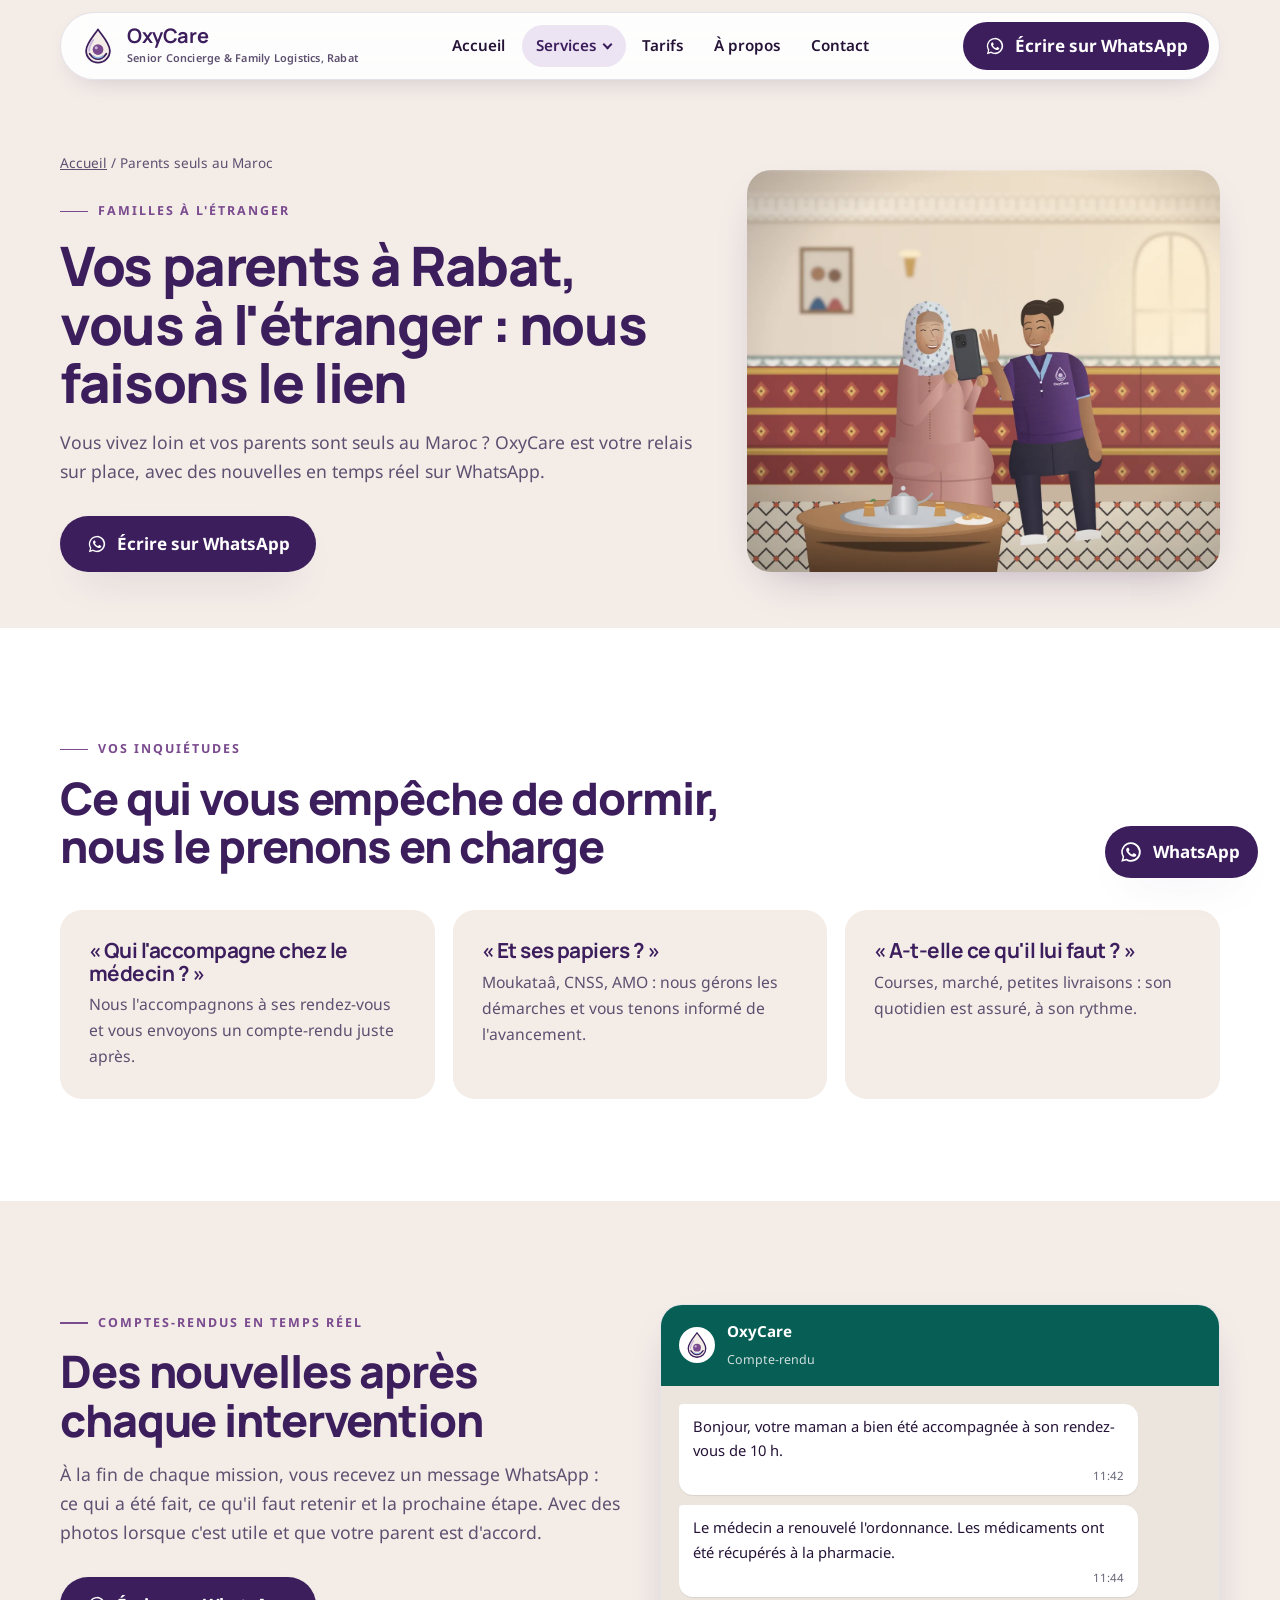
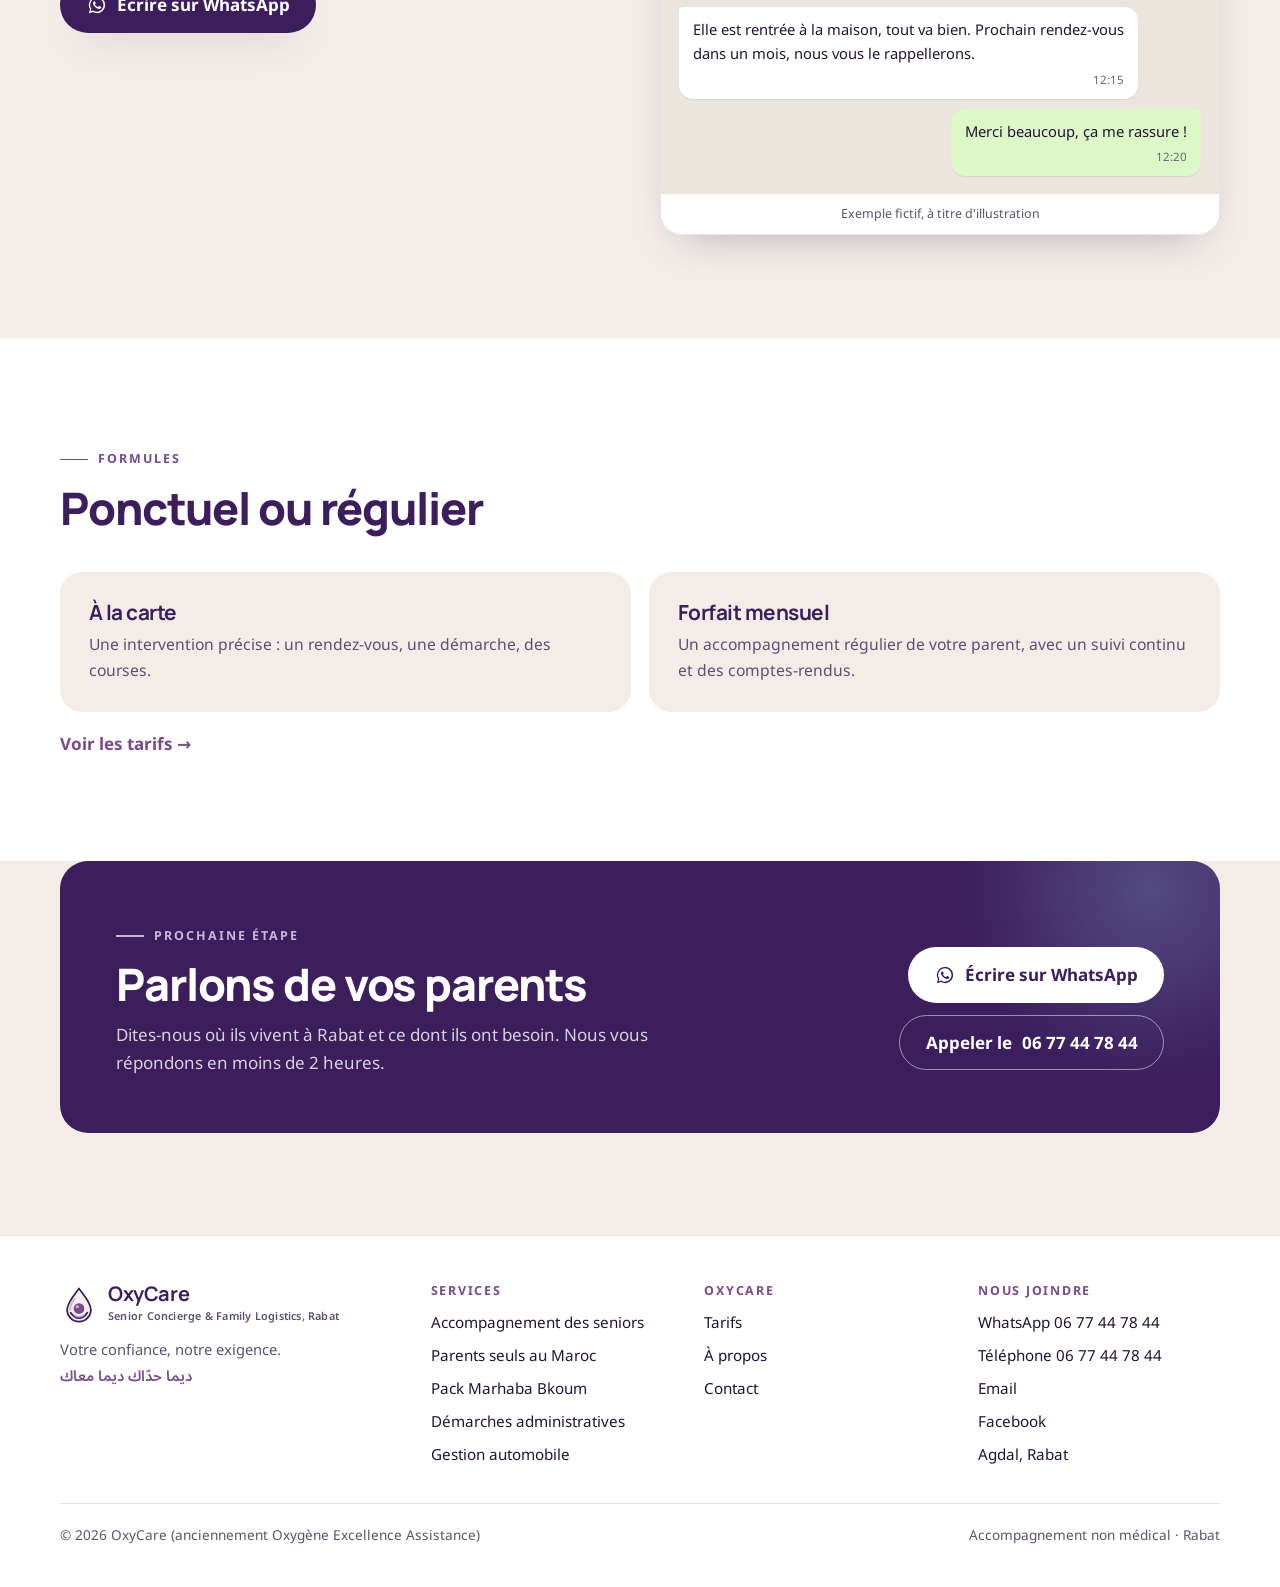
<file: mre-parents/index.html>
<!DOCTYPE html>
<html lang="fr">
<head>
<meta charset="UTF-8">
<script>document.documentElement.classList.add("js")</script>
<meta name="viewport" content="width=device-width, initial-scale=1">
<title>Parents seuls au Maroc : un relais pour les familles MRE · OxyCare</title>
<meta name="description" content="Vous vivez à l'étranger et vos parents sont à Rabat ? OxyCare est votre relais sur place, avec des comptes-rendus WhatsApp en temps réel.">
<link rel="canonical" href="https://douniaelabbassi-dounia.github.io/oxycare-v4/mre-parents/">
<meta property="og:type" content="website">
<meta property="og:site_name" content="OxyCare">
<meta property="og:title" content="Parents seuls au Maroc : un relais pour les familles MRE · OxyCare">
<meta property="og:description" content="Vous vivez à l'étranger et vos parents sont à Rabat ? OxyCare est votre relais sur place, avec des comptes-rendus WhatsApp en temps réel.">
<meta property="og:url" content="https://douniaelabbassi-dounia.github.io/oxycare-v4/mre-parents/">
<meta property="og:image" content="https://douniaelabbassi-dounia.github.io/oxycare-v4/assets/img/og-cover.jpg">
<meta property="og:locale" content="fr_MA">
<meta name="theme-color" content="#3C1E5D">
<link rel="icon" type="image/svg+xml" href="../assets/img/oxycare-mark.svg">
<link rel="icon" type="image/png" href="../assets/img/favicon.png">
<link rel="preconnect" href="https://fonts.googleapis.com">
<link rel="preconnect" href="https://fonts.gstatic.com" crossorigin>
<link href="https://fonts.googleapis.com/css2?family=Manrope:wght@600;700;800&family=Noto+Sans:wght@400;600;700&family=Noto+Sans+Arabic:wght@600&display=swap" rel="stylesheet">
<link rel="stylesheet" href="../css/style.css">
</head>
<body data-wa="Bonjour OxyCare, je vis à l'étranger et je souhaite un accompagnement pour mes parents à Rabat.">
<a class="skip" href="#contenu">Aller au contenu</a>

<header class="header">
  <div class="wrap header__bar">
    <a class="brand" href="../" aria-label="OxyCare, accueil">
      <img src="../assets/img/oxycare-mark.svg" alt="" width="38" height="38">
      <span><b>OxyCare</b><small>Senior Concierge & Family Logistics, Rabat</small></span>
    </a>
    <nav class="nav" id="nav" aria-label="Navigation principale">
      <a href="../">Accueil</a>
      <div class="nav__group">
        <button class="nav__toggle is-current" type="button" aria-expanded="false">Services</button>
        <div class="nav__menu"><a href="../seniors-rabat/"><b>Accompagnement des seniors</b><small>Rendez-vous, sorties, présence rassurante</small></a><a href="../mre-parents/" aria-current="page"><b>Parents seuls au Maroc</b><small>Un relais pour les familles à l'étranger</small></a><a href="../marhaba-bkoum/"><b>Pack Marhaba Bkoum</b><small>L'offre de l'été pour la diaspora</small></a><a href="../demarches-administratives/"><b>Démarches administratives</b><small>Moukataâ, CNSS, AMO</small></a><a href="../gestion-automobile/"><b>Gestion automobile</b><small>Visite technique, vidange, assurance</small></a></div>
      </div>
      <a href="../tarifs/">Tarifs</a>
      <a href="../a-propos/">À propos</a>
      <a href="../contact/">Contact</a>
    </nav>
    <div class="header__cta">
      <a class="btn btn--primary" data-wa href="#"><svg viewBox="0 0 32 32" aria-hidden="true"><path fill="currentColor" d="M16 3a13 13 0 0 0-11.2 19.6L3 29l6.6-1.7A13 13 0 1 0 16 3Zm0 23.7c-2 0-4-.6-5.7-1.6l-.4-.2-3.9 1 1-3.8-.3-.4A10.7 10.7 0 1 1 16 26.7Zm5.9-8c-.3-.2-1.9-1-2.2-1-.3-.1-.5-.2-.7.2l-1 1.2c-.2.2-.4.2-.7.1a8.8 8.8 0 0 1-4.4-3.8c-.3-.6.3-.5 1-1.7.1-.2 0-.4 0-.6l-1-2.4c-.3-.6-.5-.5-.7-.5h-.6c-.2 0-.6.1-.9.4-.3.3-1.1 1.1-1.1 2.7s1.2 3.2 1.3 3.4c.2.2 2.3 3.5 5.6 4.9 2.1.9 2.9 1 4 .8.6-.1 1.9-.8 2.2-1.5.3-.7.3-1.4.2-1.5l-.6-.4Z"/></svg>Écrire sur WhatsApp</a>
      <button class="burger" id="burger" type="button" aria-label="Ouvrir le menu" aria-expanded="false" aria-controls="nav"><span></span><span></span><span></span></button>
    </div>
  </div>
</header>

<main id="contenu">

<section class="page-hero">
  <div class="wrap page-hero__grid">
    <div class="reveal">
      <p class="crumbs"><a href="../">Accueil</a> / Parents seuls au Maroc</p>
      <p class="kicker">Familles à l'étranger</p>
      <h1 class="h1">Vos parents à Rabat, vous à l'étranger : nous faisons le lien</h1>
      <p class="lead">Vous vivez loin et vos parents sont seuls au Maroc ? OxyCare est votre relais sur place, avec des nouvelles en temps réel sur WhatsApp.</p>
      <div class="hero__actions"><a class="btn btn--primary" data-wa href="#"><svg viewBox="0 0 32 32" aria-hidden="true"><path fill="currentColor" d="M16 3a13 13 0 0 0-11.2 19.6L3 29l6.6-1.7A13 13 0 1 0 16 3Zm0 23.7c-2 0-4-.6-5.7-1.6l-.4-.2-3.9 1 1-3.8-.3-.4A10.7 10.7 0 1 1 16 26.7Zm5.9-8c-.3-.2-1.9-1-2.2-1-.3-.1-.5-.2-.7.2l-1 1.2c-.2.2-.4.2-.7.1a8.8 8.8 0 0 1-4.4-3.8c-.3-.6.3-.5 1-1.7.1-.2 0-.4 0-.6l-1-2.4c-.3-.6-.5-.5-.7-.5h-.6c-.2 0-.6.1-.9.4-.3.3-1.1 1.1-1.1 2.7s1.2 3.2 1.3 3.4c.2.2 2.3 3.5 5.6 4.9 2.1.9 2.9 1 4 .8.6-.1 1.9-.8 2.2-1.5.3-.7.3-1.4.2-1.5l-.6-.4Z"/></svg>Écrire sur WhatsApp</a></div>
    </div>
    <div class="page-hero__media reveal"><picture><source srcset="../assets/img/illustrations/page-mre-parents.webp" type="image/webp"><img src="../assets/img/illustrations/page-mre-parents.jpg" alt="Illustration : une maman âgée en appel vidéo avec sa famille, aux côtés d'une accompagnatrice OxyCare"></picture></div>
  </div>
</section>

<section class="section section--white">
  <div class="wrap">
    <div class="head reveal"><p class="kicker">Vos inquiétudes</p><h2 class="h2">Ce qui vous empêche de dormir, nous le prenons en charge</h2></div>
    <div class="grid grid--3">
      <div class="card card--beige reveal"><h3>« Qui l'accompagne chez le médecin ? »</h3><p>Nous l'accompagnons à ses rendez-vous et vous envoyons un compte-rendu juste après.</p></div>
      <div class="card card--beige reveal"><h3>« Et ses papiers ? »</h3><p>Moukataâ, CNSS, AMO : nous gérons les démarches et vous tenons informé de l'avancement.</p></div>
      <div class="card card--beige reveal"><h3>« A-t-elle ce qu'il lui faut ? »</h3><p>Courses, marché, petites livraisons : son quotidien est assuré, à son rythme.</p></div>
    </div>
  </div>
</section>

<section class="section">
  <div class="wrap split">
    <div class="reveal">
      <p class="kicker">Comptes-rendus en temps réel</p>
      <h2 class="h2">Des nouvelles après chaque intervention</h2>
      <p class="lead">À la fin de chaque mission, vous recevez un message WhatsApp : ce qui a été fait, ce qu'il faut retenir et la prochaine étape. Avec des photos lorsque c'est utile et que votre parent est d'accord.</p>
      <div class="hero__actions"><a class="btn btn--primary" data-wa href="#"><svg viewBox="0 0 32 32" aria-hidden="true"><path fill="currentColor" d="M16 3a13 13 0 0 0-11.2 19.6L3 29l6.6-1.7A13 13 0 1 0 16 3Zm0 23.7c-2 0-4-.6-5.7-1.6l-.4-.2-3.9 1 1-3.8-.3-.4A10.7 10.7 0 1 1 16 26.7Zm5.9-8c-.3-.2-1.9-1-2.2-1-.3-.1-.5-.2-.7.2l-1 1.2c-.2.2-.4.2-.7.1a8.8 8.8 0 0 1-4.4-3.8c-.3-.6.3-.5 1-1.7.1-.2 0-.4 0-.6l-1-2.4c-.3-.6-.5-.5-.7-.5h-.6c-.2 0-.6.1-.9.4-.3.3-1.1 1.1-1.1 2.7s1.2 3.2 1.3 3.4c.2.2 2.3 3.5 5.6 4.9 2.1.9 2.9 1 4 .8.6-.1 1.9-.8 2.2-1.5.3-.7.3-1.4.2-1.5l-.6-.4Z"/></svg>Écrire sur WhatsApp</a></div>
    </div>
    <div class="report reveal" aria-label="Exemple de compte-rendu WhatsApp">
      <div class="report__top"><img src="../assets/img/oxycare-mark.svg" alt=""><div><b>OxyCare</b><small>Compte-rendu</small></div></div>
      <div class="report__body">
        <div class="bubble">Bonjour, votre maman a bien été accompagnée à son rendez-vous de 10 h.<time>11:42</time></div>
        <div class="bubble">Le médecin a renouvelé l'ordonnance. Les médicaments ont été récupérés à la pharmacie.<time>11:44</time></div>
        <div class="bubble">Elle est rentrée à la maison, tout va bien. Prochain rendez-vous dans un mois, nous vous le rappellerons.<time>12:15</time></div>
        <div class="bubble bubble--me">Merci beaucoup, ça me rassure !<time>12:20</time></div>
      </div>
      <p class="report__label">Exemple fictif, à titre d'illustration</p>
    </div>
  </div>
</section>

<section class="section section--white">
  <div class="wrap">
    <div class="head reveal"><p class="kicker">Formules</p><h2 class="h2">Ponctuel ou régulier</h2></div>
    <div class="grid grid--2">
      <div class="card card--beige reveal"><h3>À la carte</h3><p>Une intervention précise : un rendez-vous, une démarche, des courses.</p></div>
      <div class="card card--beige reveal"><h3>Forfait mensuel</h3><p>Un accompagnement régulier de votre parent, avec un suivi continu et des comptes-rendus.</p></div>
    </div>
    <p style="margin-top:18px" class="reveal"><a class="link" href="../tarifs/">Voir les tarifs →</a></p>
  </div>
</section>

<section class="section section--tight">
  <div class="wrap">
    <div class="panel reveal">
      <div class="panel__grid">
        <div>
          <p class="kicker">Prochaine étape</p>
          <h2 class="h2">Parlons de vos parents</h2>
          <p style="margin-top:12px">Dites-nous où ils vivent à Rabat et ce dont ils ont besoin. Nous vous répondons en moins de 2 heures.</p>
        </div>
        <div class="panel__actions" style="justify-content:flex-end">
          <a class="btn btn--light" data-wa href="#"><svg viewBox="0 0 32 32" aria-hidden="true"><path fill="currentColor" d="M16 3a13 13 0 0 0-11.2 19.6L3 29l6.6-1.7A13 13 0 1 0 16 3Zm0 23.7c-2 0-4-.6-5.7-1.6l-.4-.2-3.9 1 1-3.8-.3-.4A10.7 10.7 0 1 1 16 26.7Zm5.9-8c-.3-.2-1.9-1-2.2-1-.3-.1-.5-.2-.7.2l-1 1.2c-.2.2-.4.2-.7.1a8.8 8.8 0 0 1-4.4-3.8c-.3-.6.3-.5 1-1.7.1-.2 0-.4 0-.6l-1-2.4c-.3-.6-.5-.5-.7-.5h-.6c-.2 0-.6.1-.9.4-.3.3-1.1 1.1-1.1 2.7s1.2 3.2 1.3 3.4c.2.2 2.3 3.5 5.6 4.9 2.1.9 2.9 1 4 .8.6-.1 1.9-.8 2.2-1.5.3-.7.3-1.4.2-1.5l-.6-.4Z"/></svg>Écrire sur WhatsApp</a>
          <a class="btn btn--line-light" href="tel:+212677447844">Appeler le <span class="ltr">06 77 44 78 44</span></a>
        </div>
      </div>
    </div>
  </div>
</section>
</main>

<footer class="footer">
  <div class="wrap">
    <div class="footer__grid">
      <div>
        <a class="brand" href="../"><img src="../assets/img/oxycare-mark.svg" alt="" width="38" height="38"><span><b>OxyCare</b><small>Senior Concierge & Family Logistics, Rabat</small></span></a>
        <p class="footer__tag">Votre confiance, notre exigence. <span class="ar">ديما حدّاك ديما معاك</span></p>
      </div>
      <div><h3>Services</h3><ul><li><a href="../seniors-rabat/">Accompagnement des seniors</a></li><li><a href="../mre-parents/">Parents seuls au Maroc</a></li><li><a href="../marhaba-bkoum/">Pack Marhaba Bkoum</a></li><li><a href="../demarches-administratives/">Démarches administratives</a></li><li><a href="../gestion-automobile/">Gestion automobile</a></li></ul></div>
      <div><h3>OxyCare</h3><ul><li><a href="../tarifs/">Tarifs</a></li><li><a href="../a-propos/">À propos</a></li><li><a href="../contact/">Contact</a></li></ul></div>
      <div><h3>Nous joindre</h3><ul>
        <li><a data-wa href="#">WhatsApp <span class="ltr">06 77 44 78 44</span></a></li>
        <li><a href="tel:+212677447844">Téléphone <span class="ltr">06 77 44 78 44</span></a></li>
        <li><a href="mailto:oxygeneexcellenceassistance@gmail.com">Email</a></li>
        <li><a href="https://www.facebook.com/OxygeneExcellenceAssistance" target="_blank" rel="noopener">Facebook</a></li>
        <li>Agdal, Rabat</li>
      </ul></div>
    </div>
    <div class="footer__bottom"><span>© <span data-year></span> OxyCare (anciennement Oxygène Excellence Assistance)</span><span>Accompagnement non médical · Rabat</span></div>
  </div>
</footer>

<a class="wa-float" data-wa href="#" aria-label="Écrire à OxyCare sur WhatsApp"><svg viewBox="0 0 32 32" aria-hidden="true"><path fill="currentColor" d="M16 3a13 13 0 0 0-11.2 19.6L3 29l6.6-1.7A13 13 0 1 0 16 3Zm0 23.7c-2 0-4-.6-5.7-1.6l-.4-.2-3.9 1 1-3.8-.3-.4A10.7 10.7 0 1 1 16 26.7Zm5.9-8c-.3-.2-1.9-1-2.2-1-.3-.1-.5-.2-.7.2l-1 1.2c-.2.2-.4.2-.7.1a8.8 8.8 0 0 1-4.4-3.8c-.3-.6.3-.5 1-1.7.1-.2 0-.4 0-.6l-1-2.4c-.3-.6-.5-.5-.7-.5h-.6c-.2 0-.6.1-.9.4-.3.3-1.1 1.1-1.1 2.7s1.2 3.2 1.3 3.4c.2.2 2.3 3.5 5.6 4.9 2.1.9 2.9 1 4 .8.6-.1 1.9-.8 2.2-1.5.3-.7.3-1.4.2-1.5l-.6-.4Z"/></svg><span>WhatsApp</span></a>
<div class="mobile-bar">
  <a class="btn btn--primary" data-wa href="#"><svg viewBox="0 0 32 32" aria-hidden="true"><path fill="currentColor" d="M16 3a13 13 0 0 0-11.2 19.6L3 29l6.6-1.7A13 13 0 1 0 16 3Zm0 23.7c-2 0-4-.6-5.7-1.6l-.4-.2-3.9 1 1-3.8-.3-.4A10.7 10.7 0 1 1 16 26.7Zm5.9-8c-.3-.2-1.9-1-2.2-1-.3-.1-.5-.2-.7.2l-1 1.2c-.2.2-.4.2-.7.1a8.8 8.8 0 0 1-4.4-3.8c-.3-.6.3-.5 1-1.7.1-.2 0-.4 0-.6l-1-2.4c-.3-.6-.5-.5-.7-.5h-.6c-.2 0-.6.1-.9.4-.3.3-1.1 1.1-1.1 2.7s1.2 3.2 1.3 3.4c.2.2 2.3 3.5 5.6 4.9 2.1.9 2.9 1 4 .8.6-.1 1.9-.8 2.2-1.5.3-.7.3-1.4.2-1.5l-.6-.4Z"/></svg>WhatsApp</a>
  <a class="btn btn--ghost" href="tel:+212677447844"><svg viewBox="0 0 24 24" aria-hidden="true"><path d="M22 16.9v3a2 2 0 0 1-2.2 2 19.8 19.8 0 0 1-8.6-3.1 19.5 19.5 0 0 1-6-6A19.8 19.8 0 0 1 2.1 4.2 2 2 0 0 1 4.1 2h3a2 2 0 0 1 2 1.7c.1 1 .4 1.9.7 2.8a2 2 0 0 1-.5 2.1L8 9.9a16 16 0 0 0 6 6l1.3-1.3a2 2 0 0 1 2.1-.4c.9.3 1.8.6 2.8.7a2 2 0 0 1 1.7 2Z"/></svg>Appeler</a>
</div>

<script src="../js/app.js"></script>
</body>
</html>
</file>
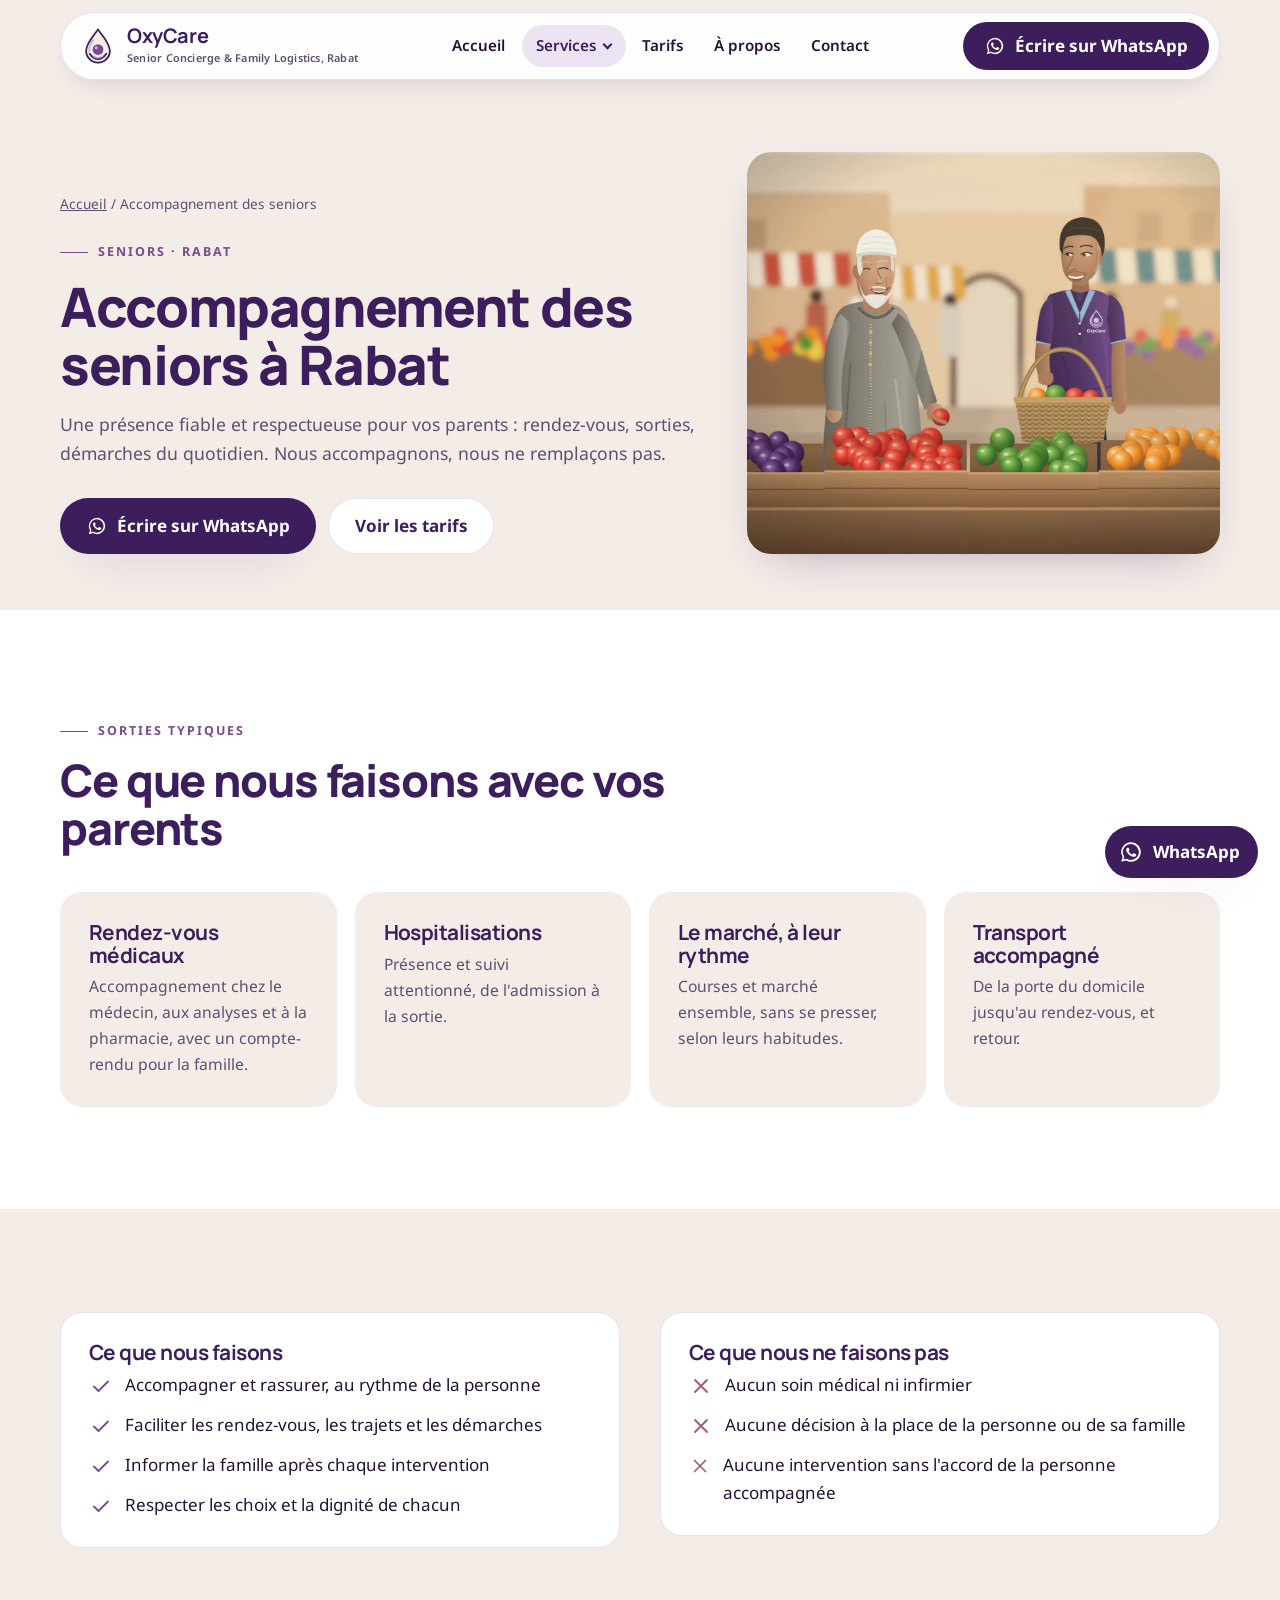
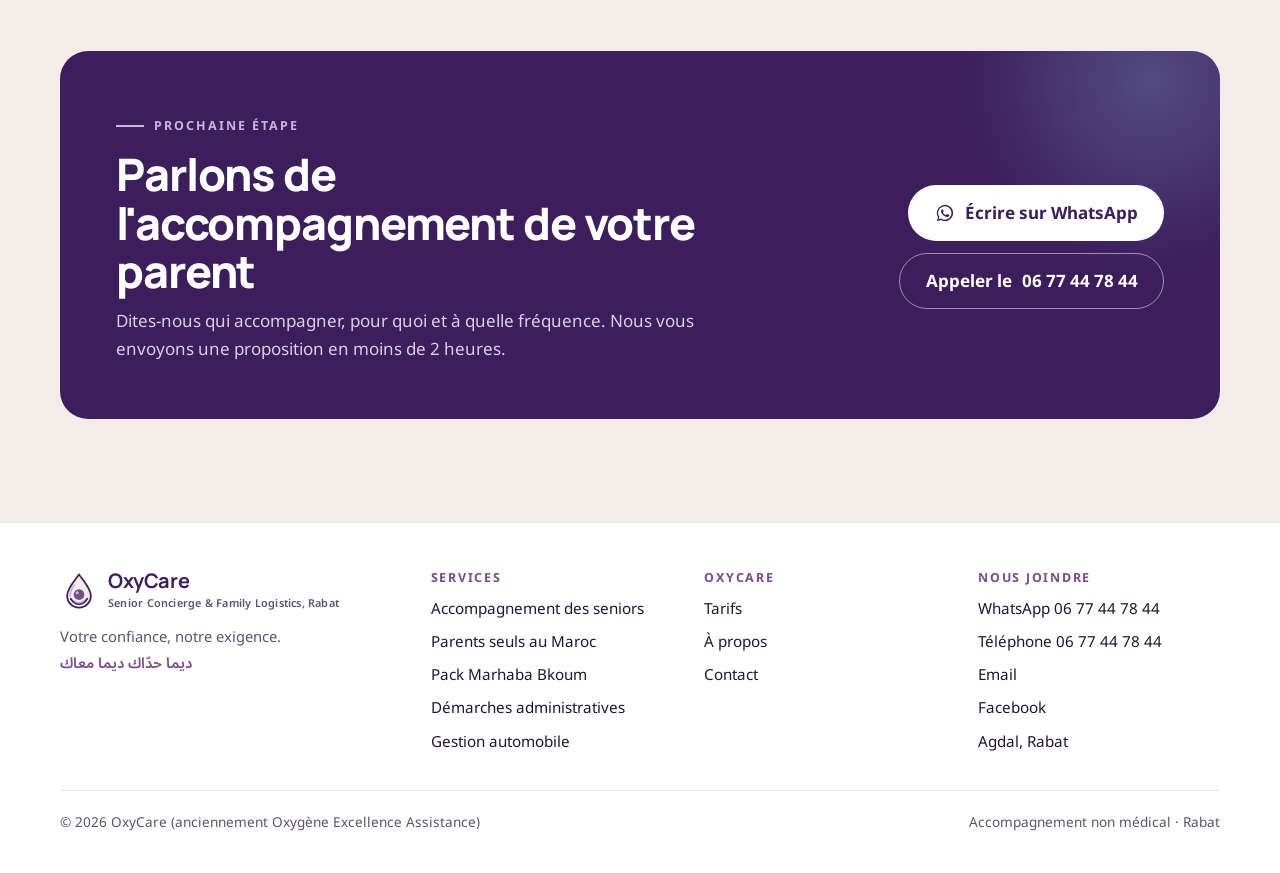
<file: seniors-rabat/index.html>
<!DOCTYPE html>
<html lang="fr">
<head>
<meta charset="UTF-8">
<script>document.documentElement.classList.add("js")</script>
<meta name="viewport" content="width=device-width, initial-scale=1">
<title>Accompagnement des seniors à Rabat · OxyCare</title>
<meta name="description" content="Rendez-vous médicaux, hospitalisations, marché, transport accompagné : une présence fiable et respectueuse pour vos parents à Rabat.">
<link rel="canonical" href="https://douniaelabbassi-dounia.github.io/oxycare-v4/seniors-rabat/">
<meta property="og:type" content="website">
<meta property="og:site_name" content="OxyCare">
<meta property="og:title" content="Accompagnement des seniors à Rabat · OxyCare">
<meta property="og:description" content="Rendez-vous médicaux, hospitalisations, marché, transport accompagné : une présence fiable et respectueuse pour vos parents à Rabat.">
<meta property="og:url" content="https://douniaelabbassi-dounia.github.io/oxycare-v4/seniors-rabat/">
<meta property="og:image" content="https://douniaelabbassi-dounia.github.io/oxycare-v4/assets/img/og-cover.jpg">
<meta property="og:locale" content="fr_MA">
<meta name="theme-color" content="#3C1E5D">
<link rel="icon" type="image/svg+xml" href="../assets/img/oxycare-mark.svg">
<link rel="icon" type="image/png" href="../assets/img/favicon.png">
<link rel="preconnect" href="https://fonts.googleapis.com">
<link rel="preconnect" href="https://fonts.gstatic.com" crossorigin>
<link href="https://fonts.googleapis.com/css2?family=Manrope:wght@600;700;800&family=Noto+Sans:wght@400;600;700&family=Noto+Sans+Arabic:wght@600&display=swap" rel="stylesheet">
<link rel="stylesheet" href="../css/style.css">
</head>
<body data-wa="Bonjour OxyCare, je souhaite des informations sur l'accompagnement d'un parent à Rabat.">
<a class="skip" href="#contenu">Aller au contenu</a>

<header class="header">
  <div class="wrap header__bar">
    <a class="brand" href="../" aria-label="OxyCare, accueil">
      <img src="../assets/img/oxycare-mark.svg" alt="" width="38" height="38">
      <span><b>OxyCare</b><small>Senior Concierge & Family Logistics, Rabat</small></span>
    </a>
    <nav class="nav" id="nav" aria-label="Navigation principale">
      <a href="../">Accueil</a>
      <div class="nav__group">
        <button class="nav__toggle is-current" type="button" aria-expanded="false">Services</button>
        <div class="nav__menu"><a href="../seniors-rabat/" aria-current="page"><b>Accompagnement des seniors</b><small>Rendez-vous, sorties, présence rassurante</small></a><a href="../mre-parents/"><b>Parents seuls au Maroc</b><small>Un relais pour les familles à l'étranger</small></a><a href="../marhaba-bkoum/"><b>Pack Marhaba Bkoum</b><small>L'offre de l'été pour la diaspora</small></a><a href="../demarches-administratives/"><b>Démarches administratives</b><small>Moukataâ, CNSS, AMO</small></a><a href="../gestion-automobile/"><b>Gestion automobile</b><small>Visite technique, vidange, assurance</small></a></div>
      </div>
      <a href="../tarifs/">Tarifs</a>
      <a href="../a-propos/">À propos</a>
      <a href="../contact/">Contact</a>
    </nav>
    <div class="header__cta">
      <a class="btn btn--primary" data-wa href="#"><svg viewBox="0 0 32 32" aria-hidden="true"><path fill="currentColor" d="M16 3a13 13 0 0 0-11.2 19.6L3 29l6.6-1.7A13 13 0 1 0 16 3Zm0 23.7c-2 0-4-.6-5.7-1.6l-.4-.2-3.9 1 1-3.8-.3-.4A10.7 10.7 0 1 1 16 26.7Zm5.9-8c-.3-.2-1.9-1-2.2-1-.3-.1-.5-.2-.7.2l-1 1.2c-.2.2-.4.2-.7.1a8.8 8.8 0 0 1-4.4-3.8c-.3-.6.3-.5 1-1.7.1-.2 0-.4 0-.6l-1-2.4c-.3-.6-.5-.5-.7-.5h-.6c-.2 0-.6.1-.9.4-.3.3-1.1 1.1-1.1 2.7s1.2 3.2 1.3 3.4c.2.2 2.3 3.5 5.6 4.9 2.1.9 2.9 1 4 .8.6-.1 1.9-.8 2.2-1.5.3-.7.3-1.4.2-1.5l-.6-.4Z"/></svg>Écrire sur WhatsApp</a>
      <button class="burger" id="burger" type="button" aria-label="Ouvrir le menu" aria-expanded="false" aria-controls="nav"><span></span><span></span><span></span></button>
    </div>
  </div>
</header>

<main id="contenu">

<section class="page-hero">
  <div class="wrap page-hero__grid">
    <div class="reveal">
      <p class="crumbs"><a href="../">Accueil</a> / Accompagnement des seniors</p>
      <p class="kicker">Seniors · Rabat</p>
      <h1 class="h1">Accompagnement des seniors à Rabat</h1>
      <p class="lead">Une présence fiable et respectueuse pour vos parents : rendez-vous, sorties, démarches du quotidien. Nous accompagnons, nous ne remplaçons pas.</p>
      <div class="hero__actions"><a class="btn btn--primary" data-wa href="#"><svg viewBox="0 0 32 32" aria-hidden="true"><path fill="currentColor" d="M16 3a13 13 0 0 0-11.2 19.6L3 29l6.6-1.7A13 13 0 1 0 16 3Zm0 23.7c-2 0-4-.6-5.7-1.6l-.4-.2-3.9 1 1-3.8-.3-.4A10.7 10.7 0 1 1 16 26.7Zm5.9-8c-.3-.2-1.9-1-2.2-1-.3-.1-.5-.2-.7.2l-1 1.2c-.2.2-.4.2-.7.1a8.8 8.8 0 0 1-4.4-3.8c-.3-.6.3-.5 1-1.7.1-.2 0-.4 0-.6l-1-2.4c-.3-.6-.5-.5-.7-.5h-.6c-.2 0-.6.1-.9.4-.3.3-1.1 1.1-1.1 2.7s1.2 3.2 1.3 3.4c.2.2 2.3 3.5 5.6 4.9 2.1.9 2.9 1 4 .8.6-.1 1.9-.8 2.2-1.5.3-.7.3-1.4.2-1.5l-.6-.4Z"/></svg>Écrire sur WhatsApp</a><a class="btn btn--ghost" href="../tarifs/">Voir les tarifs</a></div>
    </div>
    <div class="page-hero__media reveal"><picture><source srcset="../assets/img/illustrations/page-seniors.webp" type="image/webp"><img src="../assets/img/illustrations/page-seniors.jpg" alt="Illustration : un monsieur âgé choisit ses fruits au marché avec un accompagnateur OxyCare"></picture></div>
  </div>
</section>

<section class="section section--white">
  <div class="wrap">
    <div class="head reveal"><p class="kicker">Sorties typiques</p><h2 class="h2">Ce que nous faisons avec vos parents</h2></div>
    <div class="grid grid--4">
      <div class="card card--beige reveal"><h3>Rendez-vous médicaux</h3><p>Accompagnement chez le médecin, aux analyses et à la pharmacie, avec un compte-rendu pour la famille.</p></div>
      <div class="card card--beige reveal"><h3>Hospitalisations</h3><p>Présence et suivi attentionné, de l'admission à la sortie.</p></div>
      <div class="card card--beige reveal"><h3>Le marché, à leur rythme</h3><p>Courses et marché ensemble, sans se presser, selon leurs habitudes.</p></div>
      <div class="card card--beige reveal"><h3>Transport accompagné</h3><p>De la porte du domicile jusqu'au rendez-vous, et retour.</p></div>
    </div>
  </div>
</section>

<section class="section">
  <div class="wrap split">
    <div class="card reveal"><h3>Ce que nous faisons</h3><ul class="check-list"><li><svg viewBox="0 0 24 24" aria-hidden="true"><path d="m5 12.5 4.5 4.5L19 7.5"/></svg><span>Accompagner et rassurer, au rythme de la personne</span></li><li><svg viewBox="0 0 24 24" aria-hidden="true"><path d="m5 12.5 4.5 4.5L19 7.5"/></svg><span>Faciliter les rendez-vous, les trajets et les démarches</span></li><li><svg viewBox="0 0 24 24" aria-hidden="true"><path d="m5 12.5 4.5 4.5L19 7.5"/></svg><span>Informer la famille après chaque intervention</span></li><li><svg viewBox="0 0 24 24" aria-hidden="true"><path d="m5 12.5 4.5 4.5L19 7.5"/></svg><span>Respecter les choix et la dignité de chacun</span></li></ul></div>
    <div class="card reveal"><h3>Ce que nous ne faisons pas</h3><ul class="check-list check-list--no"><li><svg viewBox="0 0 24 24" aria-hidden="true"><path d="M6 6l12 12M18 6 6 18"/></svg><span>Aucun soin médical ni infirmier</span></li><li><svg viewBox="0 0 24 24" aria-hidden="true"><path d="M6 6l12 12M18 6 6 18"/></svg><span>Aucune décision à la place de la personne ou de sa famille</span></li><li><svg viewBox="0 0 24 24" aria-hidden="true"><path d="M6 6l12 12M18 6 6 18"/></svg><span>Aucune intervention sans l'accord de la personne accompagnée</span></li></ul></div>
  </div>
</section>

<section class="section section--tight">
  <div class="wrap">
    <div class="panel reveal">
      <div class="panel__grid">
        <div>
          <p class="kicker">Prochaine étape</p>
          <h2 class="h2">Parlons de l'accompagnement de votre parent</h2>
          <p style="margin-top:12px">Dites-nous qui accompagner, pour quoi et à quelle fréquence. Nous vous envoyons une proposition en moins de 2 heures.</p>
        </div>
        <div class="panel__actions" style="justify-content:flex-end">
          <a class="btn btn--light" data-wa href="#"><svg viewBox="0 0 32 32" aria-hidden="true"><path fill="currentColor" d="M16 3a13 13 0 0 0-11.2 19.6L3 29l6.6-1.7A13 13 0 1 0 16 3Zm0 23.7c-2 0-4-.6-5.7-1.6l-.4-.2-3.9 1 1-3.8-.3-.4A10.7 10.7 0 1 1 16 26.7Zm5.9-8c-.3-.2-1.9-1-2.2-1-.3-.1-.5-.2-.7.2l-1 1.2c-.2.2-.4.2-.7.1a8.8 8.8 0 0 1-4.4-3.8c-.3-.6.3-.5 1-1.7.1-.2 0-.4 0-.6l-1-2.4c-.3-.6-.5-.5-.7-.5h-.6c-.2 0-.6.1-.9.4-.3.3-1.1 1.1-1.1 2.7s1.2 3.2 1.3 3.4c.2.2 2.3 3.5 5.6 4.9 2.1.9 2.9 1 4 .8.6-.1 1.9-.8 2.2-1.5.3-.7.3-1.4.2-1.5l-.6-.4Z"/></svg>Écrire sur WhatsApp</a>
          <a class="btn btn--line-light" href="tel:+212677447844">Appeler le <span class="ltr">06 77 44 78 44</span></a>
        </div>
      </div>
    </div>
  </div>
</section>
</main>

<footer class="footer">
  <div class="wrap">
    <div class="footer__grid">
      <div>
        <a class="brand" href="../"><img src="../assets/img/oxycare-mark.svg" alt="" width="38" height="38"><span><b>OxyCare</b><small>Senior Concierge & Family Logistics, Rabat</small></span></a>
        <p class="footer__tag">Votre confiance, notre exigence. <span class="ar">ديما حدّاك ديما معاك</span></p>
      </div>
      <div><h3>Services</h3><ul><li><a href="../seniors-rabat/">Accompagnement des seniors</a></li><li><a href="../mre-parents/">Parents seuls au Maroc</a></li><li><a href="../marhaba-bkoum/">Pack Marhaba Bkoum</a></li><li><a href="../demarches-administratives/">Démarches administratives</a></li><li><a href="../gestion-automobile/">Gestion automobile</a></li></ul></div>
      <div><h3>OxyCare</h3><ul><li><a href="../tarifs/">Tarifs</a></li><li><a href="../a-propos/">À propos</a></li><li><a href="../contact/">Contact</a></li></ul></div>
      <div><h3>Nous joindre</h3><ul>
        <li><a data-wa href="#">WhatsApp <span class="ltr">06 77 44 78 44</span></a></li>
        <li><a href="tel:+212677447844">Téléphone <span class="ltr">06 77 44 78 44</span></a></li>
        <li><a href="mailto:oxygeneexcellenceassistance@gmail.com">Email</a></li>
        <li><a href="https://www.facebook.com/OxygeneExcellenceAssistance" target="_blank" rel="noopener">Facebook</a></li>
        <li>Agdal, Rabat</li>
      </ul></div>
    </div>
    <div class="footer__bottom"><span>© <span data-year></span> OxyCare (anciennement Oxygène Excellence Assistance)</span><span>Accompagnement non médical · Rabat</span></div>
  </div>
</footer>

<a class="wa-float" data-wa href="#" aria-label="Écrire à OxyCare sur WhatsApp"><svg viewBox="0 0 32 32" aria-hidden="true"><path fill="currentColor" d="M16 3a13 13 0 0 0-11.2 19.6L3 29l6.6-1.7A13 13 0 1 0 16 3Zm0 23.7c-2 0-4-.6-5.7-1.6l-.4-.2-3.9 1 1-3.8-.3-.4A10.7 10.7 0 1 1 16 26.7Zm5.9-8c-.3-.2-1.9-1-2.2-1-.3-.1-.5-.2-.7.2l-1 1.2c-.2.2-.4.2-.7.1a8.8 8.8 0 0 1-4.4-3.8c-.3-.6.3-.5 1-1.7.1-.2 0-.4 0-.6l-1-2.4c-.3-.6-.5-.5-.7-.5h-.6c-.2 0-.6.1-.9.4-.3.3-1.1 1.1-1.1 2.7s1.2 3.2 1.3 3.4c.2.2 2.3 3.5 5.6 4.9 2.1.9 2.9 1 4 .8.6-.1 1.9-.8 2.2-1.5.3-.7.3-1.4.2-1.5l-.6-.4Z"/></svg><span>WhatsApp</span></a>
<div class="mobile-bar">
  <a class="btn btn--primary" data-wa href="#"><svg viewBox="0 0 32 32" aria-hidden="true"><path fill="currentColor" d="M16 3a13 13 0 0 0-11.2 19.6L3 29l6.6-1.7A13 13 0 1 0 16 3Zm0 23.7c-2 0-4-.6-5.7-1.6l-.4-.2-3.9 1 1-3.8-.3-.4A10.7 10.7 0 1 1 16 26.7Zm5.9-8c-.3-.2-1.9-1-2.2-1-.3-.1-.5-.2-.7.2l-1 1.2c-.2.2-.4.2-.7.1a8.8 8.8 0 0 1-4.4-3.8c-.3-.6.3-.5 1-1.7.1-.2 0-.4 0-.6l-1-2.4c-.3-.6-.5-.5-.7-.5h-.6c-.2 0-.6.1-.9.4-.3.3-1.1 1.1-1.1 2.7s1.2 3.2 1.3 3.4c.2.2 2.3 3.5 5.6 4.9 2.1.9 2.9 1 4 .8.6-.1 1.9-.8 2.2-1.5.3-.7.3-1.4.2-1.5l-.6-.4Z"/></svg>WhatsApp</a>
  <a class="btn btn--ghost" href="tel:+212677447844"><svg viewBox="0 0 24 24" aria-hidden="true"><path d="M22 16.9v3a2 2 0 0 1-2.2 2 19.8 19.8 0 0 1-8.6-3.1 19.5 19.5 0 0 1-6-6A19.8 19.8 0 0 1 2.1 4.2 2 2 0 0 1 4.1 2h3a2 2 0 0 1 2 1.7c.1 1 .4 1.9.7 2.8a2 2 0 0 1-.5 2.1L8 9.9a16 16 0 0 0 6 6l1.3-1.3a2 2 0 0 1 2.1-.4c.9.3 1.8.6 2.8.7a2 2 0 0 1 1.7 2Z"/></svg>Appeler</a>
</div>

<script src="../js/app.js"></script>
</body>
</html>
</file>
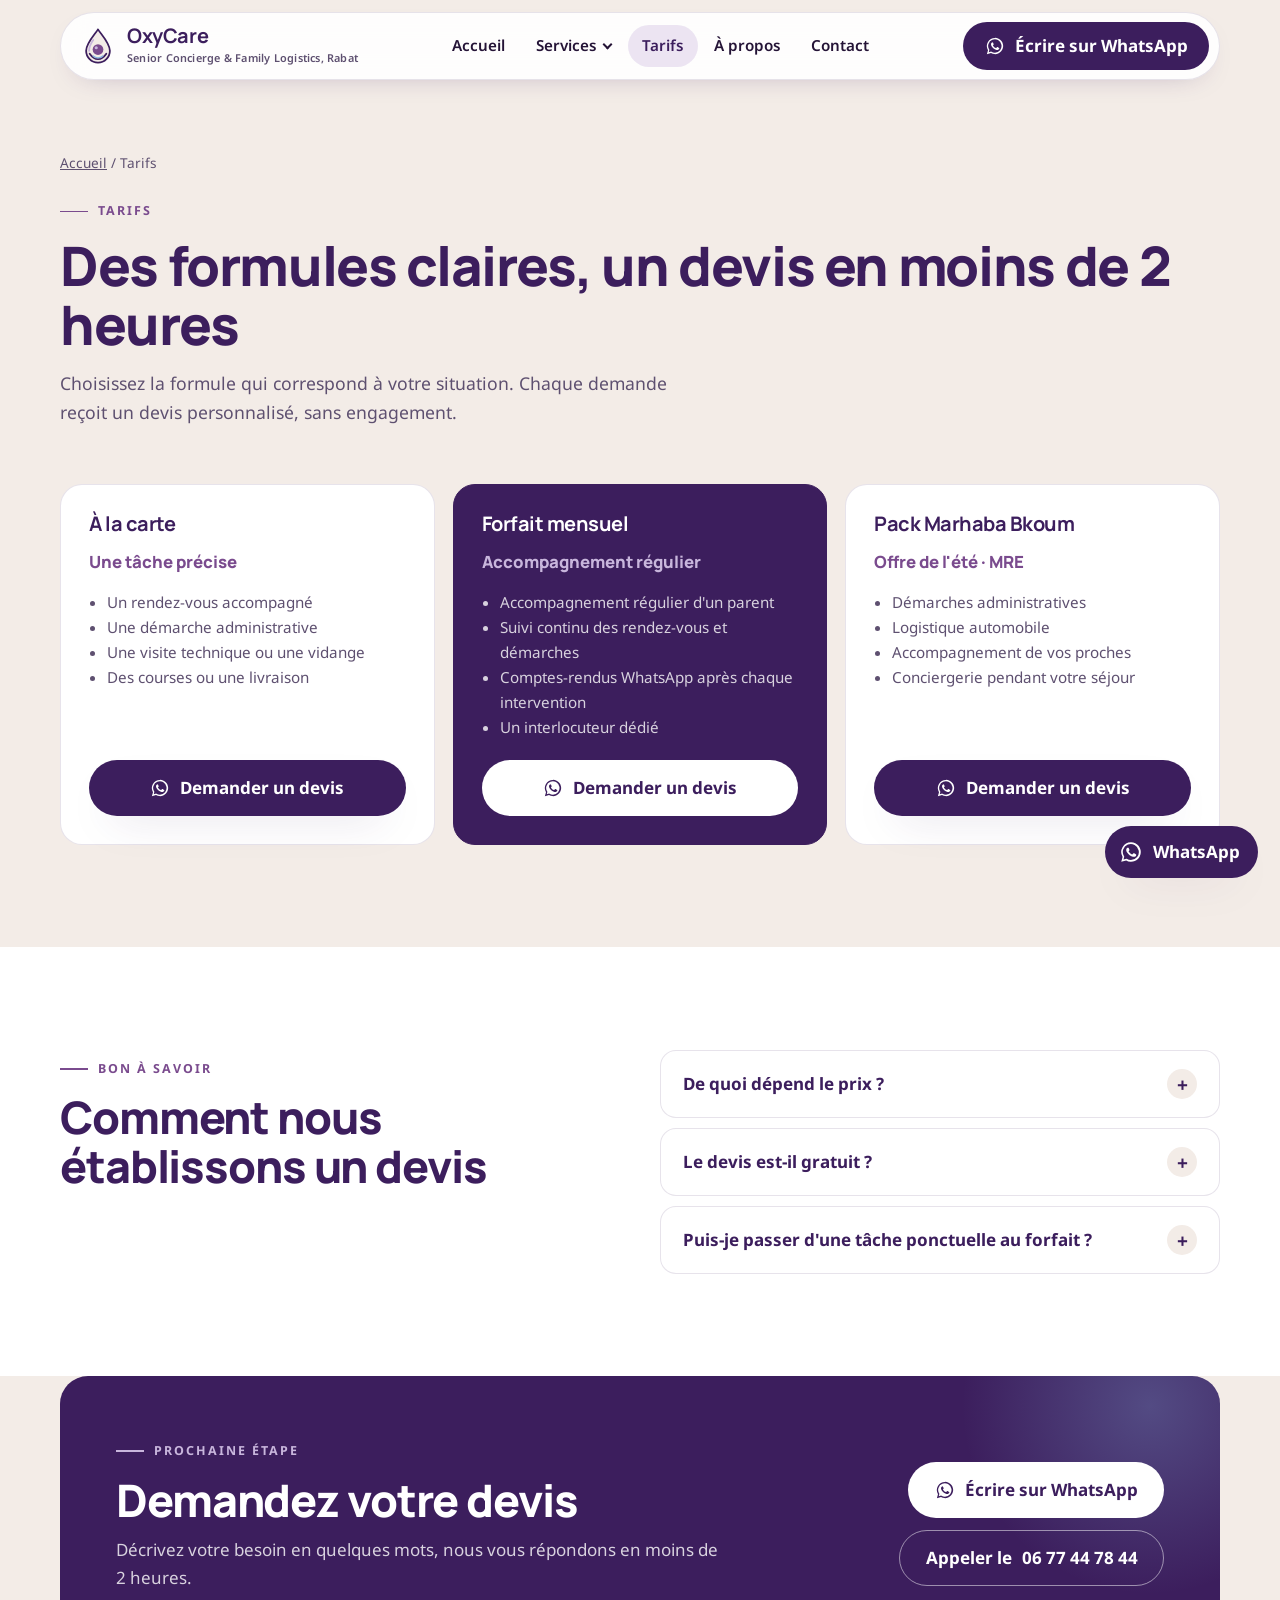
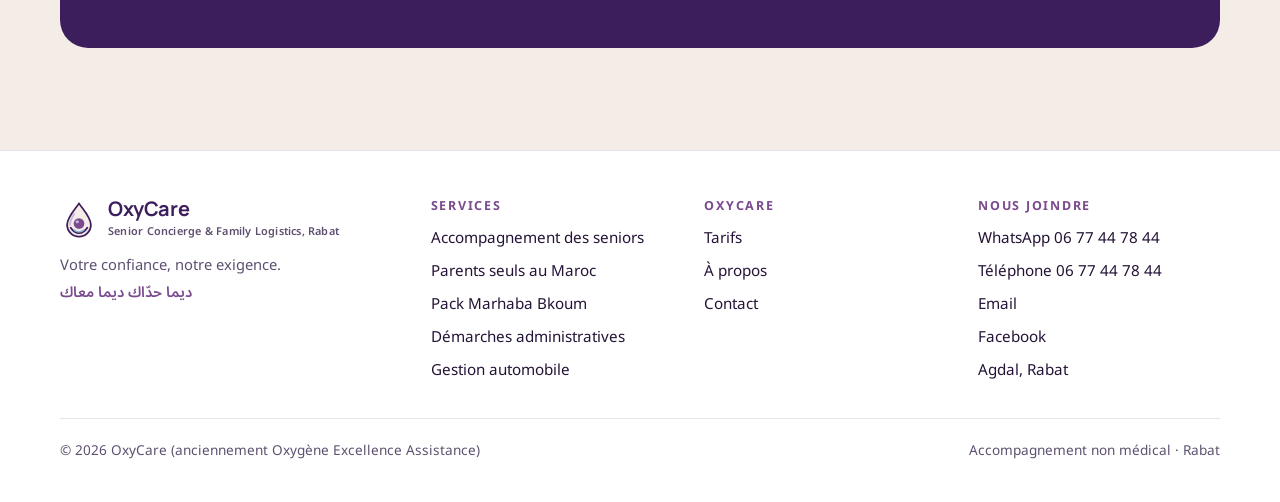
<file: tarifs/index.html>
<!DOCTYPE html>
<html lang="fr">
<head>
<meta charset="UTF-8">
<script>document.documentElement.classList.add("js")</script>
<meta name="viewport" content="width=device-width, initial-scale=1">
<title>Tarifs · OxyCare Rabat</title>
<meta name="description" content="À la carte, forfait mensuel ou pack Marhaba Bkoum : découvrez les formules OxyCare et demandez votre devis en moins de 2 heures.">
<link rel="canonical" href="https://douniaelabbassi-dounia.github.io/oxycare-v4/tarifs/">
<meta property="og:type" content="website">
<meta property="og:site_name" content="OxyCare">
<meta property="og:title" content="Tarifs · OxyCare Rabat">
<meta property="og:description" content="À la carte, forfait mensuel ou pack Marhaba Bkoum : découvrez les formules OxyCare et demandez votre devis en moins de 2 heures.">
<meta property="og:url" content="https://douniaelabbassi-dounia.github.io/oxycare-v4/tarifs/">
<meta property="og:image" content="https://douniaelabbassi-dounia.github.io/oxycare-v4/assets/img/og-cover.jpg">
<meta property="og:locale" content="fr_MA">
<meta name="theme-color" content="#3C1E5D">
<link rel="icon" type="image/svg+xml" href="../assets/img/oxycare-mark.svg">
<link rel="icon" type="image/png" href="../assets/img/favicon.png">
<link rel="preconnect" href="https://fonts.googleapis.com">
<link rel="preconnect" href="https://fonts.gstatic.com" crossorigin>
<link href="https://fonts.googleapis.com/css2?family=Manrope:wght@600;700;800&family=Noto+Sans:wght@400;600;700&family=Noto+Sans+Arabic:wght@600&display=swap" rel="stylesheet">
<link rel="stylesheet" href="../css/style.css">
</head>
<body data-wa="Bonjour OxyCare, je souhaite connaître vos tarifs.">
<a class="skip" href="#contenu">Aller au contenu</a>

<header class="header">
  <div class="wrap header__bar">
    <a class="brand" href="../" aria-label="OxyCare, accueil">
      <img src="../assets/img/oxycare-mark.svg" alt="" width="38" height="38">
      <span><b>OxyCare</b><small>Senior Concierge & Family Logistics, Rabat</small></span>
    </a>
    <nav class="nav" id="nav" aria-label="Navigation principale">
      <a href="../">Accueil</a>
      <div class="nav__group">
        <button class="nav__toggle" type="button" aria-expanded="false">Services</button>
        <div class="nav__menu"><a href="../seniors-rabat/"><b>Accompagnement des seniors</b><small>Rendez-vous, sorties, présence rassurante</small></a><a href="../mre-parents/"><b>Parents seuls au Maroc</b><small>Un relais pour les familles à l'étranger</small></a><a href="../marhaba-bkoum/"><b>Pack Marhaba Bkoum</b><small>L'offre de l'été pour la diaspora</small></a><a href="../demarches-administratives/"><b>Démarches administratives</b><small>Moukataâ, CNSS, AMO</small></a><a href="../gestion-automobile/"><b>Gestion automobile</b><small>Visite technique, vidange, assurance</small></a></div>
      </div>
      <a href="../tarifs/" aria-current="page">Tarifs</a>
      <a href="../a-propos/">À propos</a>
      <a href="../contact/">Contact</a>
    </nav>
    <div class="header__cta">
      <a class="btn btn--primary" data-wa href="#"><svg viewBox="0 0 32 32" aria-hidden="true"><path fill="currentColor" d="M16 3a13 13 0 0 0-11.2 19.6L3 29l6.6-1.7A13 13 0 1 0 16 3Zm0 23.7c-2 0-4-.6-5.7-1.6l-.4-.2-3.9 1 1-3.8-.3-.4A10.7 10.7 0 1 1 16 26.7Zm5.9-8c-.3-.2-1.9-1-2.2-1-.3-.1-.5-.2-.7.2l-1 1.2c-.2.2-.4.2-.7.1a8.8 8.8 0 0 1-4.4-3.8c-.3-.6.3-.5 1-1.7.1-.2 0-.4 0-.6l-1-2.4c-.3-.6-.5-.5-.7-.5h-.6c-.2 0-.6.1-.9.4-.3.3-1.1 1.1-1.1 2.7s1.2 3.2 1.3 3.4c.2.2 2.3 3.5 5.6 4.9 2.1.9 2.9 1 4 .8.6-.1 1.9-.8 2.2-1.5.3-.7.3-1.4.2-1.5l-.6-.4Z"/></svg>Écrire sur WhatsApp</a>
      <button class="burger" id="burger" type="button" aria-label="Ouvrir le menu" aria-expanded="false" aria-controls="nav"><span></span><span></span><span></span></button>
    </div>
  </div>
</header>

<main id="contenu">

<section class="page-hero">
  <div class="wrap reveal">
    <p class="crumbs"><a href="../">Accueil</a> / Tarifs</p>
    <p class="kicker">Tarifs</p>
    <h1 class="h1">Des formules claires, un devis en moins de 2 heures</h1>
    <p class="lead">Choisissez la formule qui correspond à votre situation. Chaque demande reçoit un devis personnalisé, sans engagement.</p>
  </div>
</section>
<section class="section section--tight">
  <div class="wrap grid grid--3">
    <div class="card price  reveal"><h3>À la carte</h3><p class="price__tag">Une tâche précise</p><ul><li>Un rendez-vous accompagné</li><li>Une démarche administrative</li><li>Une visite technique ou une vidange</li><li>Des courses ou une livraison</li></ul><a class="btn btn--primary" data-wa="Bonjour OxyCare, je souhaite un devis pour une tâche à la carte." href="#"><svg viewBox="0 0 32 32" aria-hidden="true"><path fill="currentColor" d="M16 3a13 13 0 0 0-11.2 19.6L3 29l6.6-1.7A13 13 0 1 0 16 3Zm0 23.7c-2 0-4-.6-5.7-1.6l-.4-.2-3.9 1 1-3.8-.3-.4A10.7 10.7 0 1 1 16 26.7Zm5.9-8c-.3-.2-1.9-1-2.2-1-.3-.1-.5-.2-.7.2l-1 1.2c-.2.2-.4.2-.7.1a8.8 8.8 0 0 1-4.4-3.8c-.3-.6.3-.5 1-1.7.1-.2 0-.4 0-.6l-1-2.4c-.3-.6-.5-.5-.7-.5h-.6c-.2 0-.6.1-.9.4-.3.3-1.1 1.1-1.1 2.7s1.2 3.2 1.3 3.4c.2.2 2.3 3.5 5.6 4.9 2.1.9 2.9 1 4 .8.6-.1 1.9-.8 2.2-1.5.3-.7.3-1.4.2-1.5l-.6-.4Z"/></svg>Demander un devis</a></div>
    <div class="card price price--featured reveal"><h3>Forfait mensuel</h3><p class="price__tag">Accompagnement régulier</p><ul><li>Accompagnement régulier d'un parent</li><li>Suivi continu des rendez-vous et démarches</li><li>Comptes-rendus WhatsApp après chaque intervention</li><li>Un interlocuteur dédié</li></ul><a class="btn btn--light" data-wa="Bonjour OxyCare, je souhaite un devis pour un forfait mensuel." href="#"><svg viewBox="0 0 32 32" aria-hidden="true"><path fill="currentColor" d="M16 3a13 13 0 0 0-11.2 19.6L3 29l6.6-1.7A13 13 0 1 0 16 3Zm0 23.7c-2 0-4-.6-5.7-1.6l-.4-.2-3.9 1 1-3.8-.3-.4A10.7 10.7 0 1 1 16 26.7Zm5.9-8c-.3-.2-1.9-1-2.2-1-.3-.1-.5-.2-.7.2l-1 1.2c-.2.2-.4.2-.7.1a8.8 8.8 0 0 1-4.4-3.8c-.3-.6.3-.5 1-1.7.1-.2 0-.4 0-.6l-1-2.4c-.3-.6-.5-.5-.7-.5h-.6c-.2 0-.6.1-.9.4-.3.3-1.1 1.1-1.1 2.7s1.2 3.2 1.3 3.4c.2.2 2.3 3.5 5.6 4.9 2.1.9 2.9 1 4 .8.6-.1 1.9-.8 2.2-1.5.3-.7.3-1.4.2-1.5l-.6-.4Z"/></svg>Demander un devis</a></div>
    <div class="card price  reveal"><h3>Pack Marhaba Bkoum</h3><p class="price__tag">Offre de l'été · MRE</p><ul><li>Démarches administratives</li><li>Logistique automobile</li><li>Accompagnement de vos proches</li><li>Conciergerie pendant votre séjour</li></ul><a class="btn btn--primary" data-wa="Bonjour OxyCare, je souhaite un devis pour le pack Marhaba Bkoum." href="#"><svg viewBox="0 0 32 32" aria-hidden="true"><path fill="currentColor" d="M16 3a13 13 0 0 0-11.2 19.6L3 29l6.6-1.7A13 13 0 1 0 16 3Zm0 23.7c-2 0-4-.6-5.7-1.6l-.4-.2-3.9 1 1-3.8-.3-.4A10.7 10.7 0 1 1 16 26.7Zm5.9-8c-.3-.2-1.9-1-2.2-1-.3-.1-.5-.2-.7.2l-1 1.2c-.2.2-.4.2-.7.1a8.8 8.8 0 0 1-4.4-3.8c-.3-.6.3-.5 1-1.7.1-.2 0-.4 0-.6l-1-2.4c-.3-.6-.5-.5-.7-.5h-.6c-.2 0-.6.1-.9.4-.3.3-1.1 1.1-1.1 2.7s1.2 3.2 1.3 3.4c.2.2 2.3 3.5 5.6 4.9 2.1.9 2.9 1 4 .8.6-.1 1.9-.8 2.2-1.5.3-.7.3-1.4.2-1.5l-.6-.4Z"/></svg>Demander un devis</a></div>
  </div>
</section>
<section class="section section--white">
  <div class="wrap split">
    <div class="head reveal"><p class="kicker">Bon à savoir</p><h2 class="h2">Comment nous établissons un devis</h2></div>
    <div class="faq"><details class="reveal"><summary>De quoi dépend le prix ?</summary><p>Du service demandé, de sa durée, de sa fréquence et du lieu d'intervention à Rabat.</p></details><details class="reveal"><summary>Le devis est-il gratuit ?</summary><p>Oui. Nous vous envoyons une proposition claire et sans engagement en moins de 2 heures.</p></details><details class="reveal"><summary>Puis-je passer d'une tâche ponctuelle au forfait ?</summary><p>Oui. Beaucoup de familles commencent par une tâche à la carte, puis passent au forfait mensuel.</p></details></div>
  </div>
</section>
<section class="section section--tight">
  <div class="wrap">
    <div class="panel reveal">
      <div class="panel__grid">
        <div>
          <p class="kicker">Prochaine étape</p>
          <h2 class="h2">Demandez votre devis</h2>
          <p style="margin-top:12px">Décrivez votre besoin en quelques mots, nous vous répondons en moins de 2 heures.</p>
        </div>
        <div class="panel__actions" style="justify-content:flex-end">
          <a class="btn btn--light" data-wa href="#"><svg viewBox="0 0 32 32" aria-hidden="true"><path fill="currentColor" d="M16 3a13 13 0 0 0-11.2 19.6L3 29l6.6-1.7A13 13 0 1 0 16 3Zm0 23.7c-2 0-4-.6-5.7-1.6l-.4-.2-3.9 1 1-3.8-.3-.4A10.7 10.7 0 1 1 16 26.7Zm5.9-8c-.3-.2-1.9-1-2.2-1-.3-.1-.5-.2-.7.2l-1 1.2c-.2.2-.4.2-.7.1a8.8 8.8 0 0 1-4.4-3.8c-.3-.6.3-.5 1-1.7.1-.2 0-.4 0-.6l-1-2.4c-.3-.6-.5-.5-.7-.5h-.6c-.2 0-.6.1-.9.4-.3.3-1.1 1.1-1.1 2.7s1.2 3.2 1.3 3.4c.2.2 2.3 3.5 5.6 4.9 2.1.9 2.9 1 4 .8.6-.1 1.9-.8 2.2-1.5.3-.7.3-1.4.2-1.5l-.6-.4Z"/></svg>Écrire sur WhatsApp</a>
          <a class="btn btn--line-light" href="tel:+212677447844">Appeler le <span class="ltr">06 77 44 78 44</span></a>
        </div>
      </div>
    </div>
  </div>
</section>
</main>

<footer class="footer">
  <div class="wrap">
    <div class="footer__grid">
      <div>
        <a class="brand" href="../"><img src="../assets/img/oxycare-mark.svg" alt="" width="38" height="38"><span><b>OxyCare</b><small>Senior Concierge & Family Logistics, Rabat</small></span></a>
        <p class="footer__tag">Votre confiance, notre exigence. <span class="ar">ديما حدّاك ديما معاك</span></p>
      </div>
      <div><h3>Services</h3><ul><li><a href="../seniors-rabat/">Accompagnement des seniors</a></li><li><a href="../mre-parents/">Parents seuls au Maroc</a></li><li><a href="../marhaba-bkoum/">Pack Marhaba Bkoum</a></li><li><a href="../demarches-administratives/">Démarches administratives</a></li><li><a href="../gestion-automobile/">Gestion automobile</a></li></ul></div>
      <div><h3>OxyCare</h3><ul><li><a href="../tarifs/">Tarifs</a></li><li><a href="../a-propos/">À propos</a></li><li><a href="../contact/">Contact</a></li></ul></div>
      <div><h3>Nous joindre</h3><ul>
        <li><a data-wa href="#">WhatsApp <span class="ltr">06 77 44 78 44</span></a></li>
        <li><a href="tel:+212677447844">Téléphone <span class="ltr">06 77 44 78 44</span></a></li>
        <li><a href="mailto:oxygeneexcellenceassistance@gmail.com">Email</a></li>
        <li><a href="https://www.facebook.com/OxygeneExcellenceAssistance" target="_blank" rel="noopener">Facebook</a></li>
        <li>Agdal, Rabat</li>
      </ul></div>
    </div>
    <div class="footer__bottom"><span>© <span data-year></span> OxyCare (anciennement Oxygène Excellence Assistance)</span><span>Accompagnement non médical · Rabat</span></div>
  </div>
</footer>

<a class="wa-float" data-wa href="#" aria-label="Écrire à OxyCare sur WhatsApp"><svg viewBox="0 0 32 32" aria-hidden="true"><path fill="currentColor" d="M16 3a13 13 0 0 0-11.2 19.6L3 29l6.6-1.7A13 13 0 1 0 16 3Zm0 23.7c-2 0-4-.6-5.7-1.6l-.4-.2-3.9 1 1-3.8-.3-.4A10.7 10.7 0 1 1 16 26.7Zm5.9-8c-.3-.2-1.9-1-2.2-1-.3-.1-.5-.2-.7.2l-1 1.2c-.2.2-.4.2-.7.1a8.8 8.8 0 0 1-4.4-3.8c-.3-.6.3-.5 1-1.7.1-.2 0-.4 0-.6l-1-2.4c-.3-.6-.5-.5-.7-.5h-.6c-.2 0-.6.1-.9.4-.3.3-1.1 1.1-1.1 2.7s1.2 3.2 1.3 3.4c.2.2 2.3 3.5 5.6 4.9 2.1.9 2.9 1 4 .8.6-.1 1.9-.8 2.2-1.5.3-.7.3-1.4.2-1.5l-.6-.4Z"/></svg><span>WhatsApp</span></a>
<div class="mobile-bar">
  <a class="btn btn--primary" data-wa href="#"><svg viewBox="0 0 32 32" aria-hidden="true"><path fill="currentColor" d="M16 3a13 13 0 0 0-11.2 19.6L3 29l6.6-1.7A13 13 0 1 0 16 3Zm0 23.7c-2 0-4-.6-5.7-1.6l-.4-.2-3.9 1 1-3.8-.3-.4A10.7 10.7 0 1 1 16 26.7Zm5.9-8c-.3-.2-1.9-1-2.2-1-.3-.1-.5-.2-.7.2l-1 1.2c-.2.2-.4.2-.7.1a8.8 8.8 0 0 1-4.4-3.8c-.3-.6.3-.5 1-1.7.1-.2 0-.4 0-.6l-1-2.4c-.3-.6-.5-.5-.7-.5h-.6c-.2 0-.6.1-.9.4-.3.3-1.1 1.1-1.1 2.7s1.2 3.2 1.3 3.4c.2.2 2.3 3.5 5.6 4.9 2.1.9 2.9 1 4 .8.6-.1 1.9-.8 2.2-1.5.3-.7.3-1.4.2-1.5l-.6-.4Z"/></svg>WhatsApp</a>
  <a class="btn btn--ghost" href="tel:+212677447844"><svg viewBox="0 0 24 24" aria-hidden="true"><path d="M22 16.9v3a2 2 0 0 1-2.2 2 19.8 19.8 0 0 1-8.6-3.1 19.5 19.5 0 0 1-6-6A19.8 19.8 0 0 1 2.1 4.2 2 2 0 0 1 4.1 2h3a2 2 0 0 1 2 1.7c.1 1 .4 1.9.7 2.8a2 2 0 0 1-.5 2.1L8 9.9a16 16 0 0 0 6 6l1.3-1.3a2 2 0 0 1 2.1-.4c.9.3 1.8.6 2.8.7a2 2 0 0 1 1.7 2Z"/></svg>Appeler</a>
</div>

<script src="../js/app.js"></script>
</body>
</html>
</file>
<file: css/style.css>
/* =========================================================
   OxyCare – proposition 3 (d'après le Website Creation Plan)
   ========================================================= */
:root {
  --violet: #3C1E5D;
  --amethyst: #7A4B8E;
  --ice: #88B2DC;
  --lavender: #C8B6DC;
  --beige: #F3ECE7;
  --ink: #241336;
  --muted: #5e5070;
  --line: rgba(60, 30, 93, .12);
  --card: #fff;
  --radius: 22px;
  --shadow: 0 18px 44px -24px rgba(60, 30, 93, .4);
  --head: "Manrope", "Noto Sans", system-ui, sans-serif;
  --body: "Noto Sans", system-ui, -apple-system, "Segoe UI", sans-serif;
}

*, *::before, *::after { box-sizing: border-box; }
html { scroll-behavior: smooth; overflow-x: clip; -webkit-text-size-adjust: 100%; }
body { margin: 0; font-family: var(--body); font-size: 17px; line-height: 1.65; color: var(--ink); background: var(--beige); }
img { max-width: 100%; display: block; }
a { color: inherit; }
button, input, select, textarea { font: inherit; color: inherit; }
h1, h2, h3 { font-family: var(--head); color: var(--violet); line-height: 1.08; letter-spacing: -.025em; margin: 0; }
p { margin: 0; }
:focus-visible { outline: 3px solid var(--ice); outline-offset: 3px; border-radius: 6px; }
.skip { position: absolute; left: -999px; top: 8px; background: #fff; padding: 8px 14px; border-radius: 8px; z-index: 100; }
.skip:focus { left: 8px; }
.ar { font-family: "Noto Sans Arabic", sans-serif; font-weight: 600; direction: rtl; unicode-bidi: isolate; }

.wrap { width: min(1160px, 100% - 32px); margin-inline: auto; }
.section { padding: clamp(56px, 8vw, 104px) 0; }
.section--white { background: #fff; }
.section--tight { padding-top: 0; }
.kicker { display: inline-flex; align-items: center; gap: 10px; font-size: .78rem; font-weight: 700; letter-spacing: .16em; text-transform: uppercase; color: var(--amethyst); margin-bottom: 14px; }
.kicker::before { content: ""; width: 28px; height: 1.5px; background: currentColor; }
.h1 { font-size: clamp(2.1rem, 4.4vw, 3.4rem); font-weight: 800; }
.h2 { font-size: clamp(1.8rem, 3.8vw, 2.8rem); font-weight: 800; }
.soft { color: var(--amethyst); opacity: .85; }
.lead { font-size: 1.1rem; color: var(--muted); margin-top: 16px; max-width: 640px; }
.head { max-width: 720px; margin-bottom: 40px; }
.head--center { text-align: center; margin-inline: auto; }
.head--center .kicker::after { content: ""; width: 28px; height: 1.5px; background: currentColor; }
.head--center .lead { margin-inline: auto; }

/* ---------- Buttons ---------- */
.btn { display: inline-flex; align-items: center; justify-content: center; gap: 10px; min-height: 50px; padding: .75em 1.5em; border-radius: 999px; border: 1.5px solid transparent; font-weight: 700; text-decoration: none; cursor: pointer; transition: transform .2s, background .2s, color .2s, box-shadow .2s; }
.btn:hover { transform: translateY(-2px); }
.btn--primary { background: var(--violet); color: #fff; box-shadow: var(--shadow); }
.btn--primary:hover { background: var(--amethyst); }
.btn--ghost { background: #fff; border-color: var(--line); color: var(--violet); }
.btn--ghost:hover { border-color: var(--violet); }
.btn--light { background: #fff; color: var(--violet); }
.btn--line-light { border-color: rgba(255, 255, 255, .5); color: #fff; }
.btn--line-light:hover { background: rgba(255, 255, 255, .1); }
.btn svg { width: 20px; height: 20px; flex-shrink: 0; }
.link { color: var(--amethyst); font-weight: 700; text-decoration: none; display: inline-flex; gap: 6px; align-items: center; }
.link:hover { text-decoration: underline; }

/* ---------- Header ---------- */
.header { position: sticky; top: 12px; z-index: 50; margin-top: 12px; }
.header__bar { display: flex; align-items: center; justify-content: space-between; gap: 16px; height: 68px; padding: 0 10px 0 18px; background: rgba(255, 255, 255, .9); backdrop-filter: blur(12px); -webkit-backdrop-filter: blur(12px); border: 1px solid var(--line); border-radius: 999px; box-shadow: 0 10px 30px -20px rgba(60, 30, 93, .4); }
.brand { display: flex; align-items: center; gap: 10px; text-decoration: none; }
.brand img { width: 38px; height: 38px; }
.brand b { display: block; font-family: var(--head); font-size: 1.25rem; color: var(--violet); line-height: 1; letter-spacing: -.02em; }
.brand small { display: block; font-size: .68rem; color: var(--muted); font-weight: 600; letter-spacing: .02em; margin-top: 3px; }
.nav { display: flex; align-items: center; gap: 2px; }
.nav > a, .nav__toggle { padding: .55em .95em; border-radius: 999px; font-weight: 600; font-size: .95rem; text-decoration: none; background: none; border: 0; cursor: pointer; color: var(--ink); }
.nav > a:hover, .nav__toggle:hover { background: var(--beige); }
.nav a[aria-current="page"], .nav__toggle.is-current { background: rgba(200, 182, 220, .35); color: var(--violet); }
.nav__group { position: relative; }
.nav__toggle::after { content: ""; display: inline-block; width: 7px; height: 7px; margin-inline-start: 8px; border-right: 2px solid currentColor; border-bottom: 2px solid currentColor; transform: translateY(-3px) rotate(45deg); }
.nav__menu { position: absolute; top: calc(100% + 10px); left: 0; min-width: 280px; padding: 8px; background: #fff; border: 1px solid var(--line); border-radius: 18px; box-shadow: var(--shadow); display: none; }
.nav__group.is-open .nav__menu { display: grid; }
.nav__menu a { display: block; padding: 10px 14px; border-radius: 12px; text-decoration: none; }
.nav__menu a:hover, .nav__menu a[aria-current="page"] { background: var(--beige); }
.nav__menu a b { display: block; color: var(--violet); font-size: .95rem; }
.nav__menu a small { color: var(--muted); font-size: .82rem; }
.header__cta { display: flex; align-items: center; gap: 8px; }
.header__cta .btn { min-height: 46px; padding: .55em 1.2em; }
.burger { display: none; width: 46px; height: 46px; border: 0; border-radius: 50%; background: var(--beige); cursor: pointer; padding: 14px 13px; }
.burger span { display: block; height: 2px; background: var(--violet); border-radius: 2px; transition: transform .3s, opacity .3s; }
.burger span + span { margin-top: 5px; }
.burger[aria-expanded="true"] span:nth-child(1) { transform: translateY(7px) rotate(45deg); }
.burger[aria-expanded="true"] span:nth-child(2) { opacity: 0; }
.burger[aria-expanded="true"] span:nth-child(3) { transform: translateY(-7px) rotate(-45deg); }

/* ---------- Hero ---------- */
.hero { padding: clamp(40px, 6vw, 80px) 0 clamp(56px, 7vw, 96px); }
.hero__grid { display: grid; grid-template-columns: 1.1fr .9fr; gap: clamp(32px, 5vw, 64px); align-items: center; }
.hero .ar { font-size: 1.5rem; color: var(--amethyst); margin-top: 14px; display: block; text-align: left; }
.hero__actions { display: flex; flex-wrap: wrap; gap: 12px; margin-top: 30px; }
.hero__facts { display: flex; flex-wrap: wrap; gap: 10px 22px; margin: 26px 0 0; padding: 0; list-style: none; font-size: .92rem; color: var(--muted); }
.hero__facts li { display: flex; align-items: center; gap: 8px; }
.hero__facts li::before { content: ""; width: 7px; height: 7px; border-radius: 50%; background: var(--amethyst); }
.hero__media { position: relative; }
.hero__media img { width: 100%; aspect-ratio: 4 / 5; object-fit: cover; object-position: 50% 50%; border-radius: 28px; box-shadow: var(--shadow); }
.hero__note { position: absolute; left: -22px; bottom: 26px; max-width: 260px; background: #fff; border-radius: 18px; padding: 14px 16px; box-shadow: var(--shadow); display: flex; gap: 12px; align-items: flex-start; }
.hero__note .dot { width: 10px; height: 10px; margin-top: 6px; border-radius: 50%; background: #2fb36d; box-shadow: 0 0 0 5px rgba(47, 179, 109, .18); flex-shrink: 0; }
.hero__note b { display: block; color: var(--violet); font-size: .95rem; line-height: 1.3; }
.hero__note small { color: var(--muted); font-size: .82rem; line-height: 1.4; display: block; margin-top: 2px; }

/* ---------- Page hero (inner pages) ---------- */
.page-hero { padding: clamp(40px, 6vw, 72px) 0 clamp(32px, 5vw, 56px); }
.crumbs { font-size: .85rem; color: var(--muted); margin-bottom: 18px; }
.crumbs a { color: var(--muted); }
.page-hero__grid { display: grid; grid-template-columns: 1.15fr .85fr; gap: 48px; align-items: end; }
.page-hero__media img { width: 100%; aspect-ratio: 4 / 3.4; object-fit: cover; border-radius: 24px; box-shadow: var(--shadow); }

/* ---------- Cards ---------- */
.grid { display: grid; gap: 18px; }
.grid--3 { grid-template-columns: repeat(3, 1fr); }
.grid--2 { grid-template-columns: repeat(2, 1fr); }
.grid--4 { grid-template-columns: repeat(4, 1fr); }
.card { background: var(--card); border: 1px solid var(--line); border-radius: var(--radius); padding: 28px; transition: transform .25s, box-shadow .25s; }
.card--beige { background: var(--beige); border-color: transparent; }
.card--beige .card__icon { background: #fff; }
a.card { text-decoration: none; display: flex; flex-direction: column; }
a.card:hover { transform: translateY(-4px); box-shadow: var(--shadow); }
.card h3 { font-size: 1.3rem; margin-bottom: 8px; }
.card p { color: var(--muted); font-size: .98rem; }
.card .link { margin-top: auto; padding-top: 18px; }
.card__num { font-family: var(--head); font-weight: 800; font-size: .85rem; color: var(--amethyst); letter-spacing: .1em; margin-bottom: 14px; display: block; }
.card__icon { width: 50px; height: 50px; border-radius: 16px; background: var(--beige); color: var(--violet); display: grid; place-items: center; margin-bottom: 18px; }
.card__icon svg, .check-list svg { width: 24px; height: 24px; fill: none; stroke: currentColor; stroke-width: 1.8; stroke-linecap: round; stroke-linejoin: round; }
.service-card { padding: 0; overflow: hidden; }
.service-card img { width: 100%; aspect-ratio: 16 / 10; object-fit: cover; object-position: 50% 30%; transition: transform .5s; }
a.service-card:hover img { transform: scale(1.04); }
.service-card__body { padding: 24px 26px 26px; display: flex; flex-direction: column; flex: 1; }

/* ---------- Steps ---------- */
.steps { display: grid; grid-template-columns: repeat(4, 1fr); gap: 18px; list-style: none; padding: 0; margin: 0; counter-reset: s; }
.steps li { position: relative; background: #fff; border: 1px solid var(--line); border-radius: var(--radius); padding: 26px 22px; }
.steps li::before { counter-increment: s; content: "0" counter(s); display: block; font-family: var(--head); font-weight: 800; font-size: 2.2rem; color: var(--lavender); line-height: 1; margin-bottom: 14px; }
.steps h3 { font-size: 1.12rem; margin-bottom: 6px; }
.steps p { color: var(--muted); font-size: .95rem; }

/* ---------- Dark panel ---------- */
.panel { background: var(--violet); color: #fff; border-radius: 28px; padding: clamp(28px, 5vw, 56px); position: relative; overflow: hidden; }
.panel::after { content: ""; position: absolute; width: 380px; height: 380px; border-radius: 50%; background: radial-gradient(circle, rgba(136, 178, 220, .3), transparent 70%); right: -120px; top: -160px; pointer-events: none; }
.panel h2, .panel h3 { color: #fff; }
.panel p { color: rgba(255, 255, 255, .8); }
.panel .kicker { color: var(--lavender); }
.panel__grid { display: grid; grid-template-columns: 1.2fr .8fr; gap: 40px; align-items: center; position: relative; z-index: 1; }
.panel__actions { display: flex; flex-wrap: wrap; gap: 12px; margin-top: 24px; }
.panel img { border-radius: 18px; }

/* ---------- Proof ---------- */
.proof { display: grid; grid-template-columns: repeat(3, 1fr); gap: 18px; }
.proof .card { display: flex; flex-direction: column; gap: 6px; }
.proof .card b { font-family: var(--head); font-size: 1.15rem; color: var(--violet); }
.notice { margin-top: 18px; padding: 14px 18px; border-radius: 14px; background: rgba(200, 182, 220, .25); color: var(--violet); font-size: .92rem; }

/* ---------- Trust (illustration) ---------- */
.trust { display: grid; grid-template-columns: 1fr 1fr; gap: 40px; align-items: center; margin-bottom: 32px; }
.trust .head { margin-bottom: 0; }
.trust img { width: 100%; aspect-ratio: 3 / 2; object-fit: cover; border-radius: 24px; box-shadow: var(--shadow); }

/* ---------- Prices ---------- */
.price { display: flex; flex-direction: column; }
.price h3 { font-size: 1.25rem; }
.price .price__tag { font-family: var(--head); font-weight: 800; font-size: 1.05rem; color: var(--amethyst); margin: 6px 0 14px; }
.price ul { margin: 0 0 20px; padding-left: 18px; color: var(--muted); font-size: .95rem; }
.price .btn { margin-top: auto; }
.price--featured { background: var(--violet); color: #fff; border-color: var(--violet); }
.price--featured h3 { color: #fff; }
.price--featured .price__tag { color: var(--lavender); }
.price--featured ul { color: rgba(255, 255, 255, .8); }

/* ---------- Lists ---------- */
.check-list { list-style: none; padding: 0; margin: 0; display: grid; gap: 12px; }
.check-list li { display: flex; gap: 12px; align-items: flex-start; }
.check-list svg { color: var(--amethyst); margin-top: 3px; }
.check-list--no svg { color: #a0577a; }
.split { display: grid; grid-template-columns: 1fr 1fr; gap: 40px; align-items: start; }

/* ---------- Sample report ---------- */
.report { background: #fff; border-radius: 22px; box-shadow: var(--shadow); overflow: hidden; border: 1px solid var(--line); }
.report__top { background: #075e54; color: #fff; padding: 14px 18px; display: flex; align-items: center; gap: 12px; }
.report__top img { width: 36px; height: 36px; background: #fff; border-radius: 50%; padding: 4px; }
.report__top b { display: block; font-size: .95rem; }
.report__top small { font-size: .78rem; opacity: .8; }
.report__body { padding: 18px; background: #ece5dd; display: grid; gap: 10px; }
.bubble { max-width: 88%; background: #fff; border-radius: 4px 14px 14px 14px; padding: 10px 14px; font-size: .92rem; box-shadow: 0 1px 1px rgba(0, 0, 0, .08); }
.bubble--me { justify-self: end; background: #dcf8c6; border-radius: 14px 4px 14px 14px; }
.bubble time { display: block; text-align: right; font-size: .72rem; color: #667; margin-top: 4px; }
.report__label { text-align: center; font-size: .78rem; color: var(--muted); padding: 10px; background: #fff; }

/* ---------- Zones ---------- */
.zones { display: flex; flex-wrap: wrap; gap: 8px; margin-top: 18px; }
.zones span { padding: .4em .9em; border-radius: 999px; background: #fff; border: 1px solid var(--line); font-weight: 600; font-size: .9rem; color: var(--violet); }
.zones span.is-request { background: transparent; border-style: dashed; color: var(--muted); }

/* ---------- FAQ ---------- */
.faq { display: grid; gap: 10px; }
.faq details { background: #fff; border: 1px solid var(--line); border-radius: 16px; }
.faq summary { list-style: none; cursor: pointer; padding: 18px 22px; font-weight: 700; color: var(--violet); display: flex; justify-content: space-between; gap: 16px; align-items: center; }
.faq summary::-webkit-details-marker { display: none; }
.faq summary::after { content: "+"; flex-shrink: 0; width: 30px; height: 30px; border-radius: 50%; display: grid; place-items: center; background: var(--beige); font-size: 1.2rem; transition: transform .25s; }
.faq details[open] summary::after { transform: rotate(45deg); }
.faq details p { padding: 0 22px 20px; color: var(--muted); }

/* ---------- Contact ---------- */
.contact-list { display: grid; gap: 12px; }
.contact-item { display: flex; align-items: center; gap: 14px; padding: 16px 18px; background: #fff; border: 1px solid var(--line); border-radius: 16px; text-decoration: none; }
a.contact-item:hover { border-color: var(--amethyst); }
.contact-item .card__icon { margin: 0; width: 44px; height: 44px; }
.contact-item small { display: block; color: var(--muted); font-size: .82rem; }
.contact-item b { color: var(--violet); word-break: break-word; }
.ltr { direction: ltr; unicode-bidi: isolate; }
.form { background: #fff; border-radius: 26px; padding: clamp(22px, 4vw, 34px); box-shadow: var(--shadow); }
.form__row { display: grid; grid-template-columns: 1fr 1fr; gap: 14px; }
.field { display: block; margin-bottom: 14px; }
.field span { display: block; font-weight: 700; font-size: .88rem; color: var(--violet); margin-bottom: 6px; }
.field input, .field select, .field textarea { width: 100%; min-height: 48px; padding: .7em 1em; border-radius: 12px; border: 1.5px solid var(--line); background: var(--beige); }
.field input:focus, .field select:focus, .field textarea:focus { outline: none; border-color: var(--amethyst); background: #fff; box-shadow: 0 0 0 4px rgba(200, 182, 220, .45); }
.field__hint { font-size: .82rem; color: var(--muted); margin-top: 6px; }
.form__error { display: none; color: #b3261e; font-weight: 600; font-size: .9rem; margin-bottom: 12px; }
.form__error.is-visible { display: block; }
.form__ok { display: none; margin-top: 14px; padding: 12px 14px; border-radius: 12px; background: #e9fbf0; color: #1d7a48; font-weight: 600; }
.form__ok.is-visible { display: block; }
.form__privacy { font-size: .82rem; color: var(--muted); margin-top: 12px; text-align: center; }
.form .btn { width: 100%; }

/* ---------- Footer ---------- */
.footer { background: #fff; border-top: 1px solid var(--line); padding: 48px 0 40px; }
.footer__grid { display: grid; grid-template-columns: 1.4fr 1fr 1fr 1fr; gap: 32px; }
.footer h3 { font-size: .78rem; letter-spacing: .14em; text-transform: uppercase; color: var(--amethyst); margin-bottom: 12px; font-family: var(--body); }
.footer ul { list-style: none; padding: 0; margin: 0; display: grid; gap: 8px; font-size: .95rem; }
.footer a { text-decoration: none; color: var(--ink); }
.footer a:hover { color: var(--amethyst); }
.footer__tag { color: var(--muted); font-size: .92rem; margin-top: 12px; max-width: 300px; }
.footer__tag .ar { display: block; text-align: left; margin-top: 4px; color: var(--amethyst); }
.teaser { display: grid; grid-template-columns: .9fr 1.1fr; gap: 40px; align-items: center; }
.teaser__cards { display: grid; grid-template-columns: repeat(3, 1fr); gap: 12px; }
.teaser__cards .card { padding: 20px; }
.teaser__cards b { display: block; font-family: var(--head); color: var(--violet); font-size: 1.05rem; }
.teaser__cards small { color: var(--muted); font-size: .88rem; }
.footer__bottom { margin-top: 36px; padding-top: 20px; border-top: 1px solid var(--line); font-size: .85rem; color: var(--muted); display: flex; justify-content: space-between; gap: 12px; flex-wrap: wrap; }

/* ---------- WhatsApp: floating (desktop) + sticky bar (mobile) ---------- */
.wa-float { position: fixed; right: 22px; bottom: 22px; z-index: 40; display: inline-flex; align-items: center; gap: 10px; padding: 12px 18px 12px 14px; border-radius: 999px; background: var(--violet); color: #fff; text-decoration: none; font-weight: 700; box-shadow: var(--shadow); transition: transform .2s; }
.wa-float:hover { transform: translateY(-2px); }
.wa-float svg { width: 24px; height: 24px; }
.mobile-bar { display: none; }

/* ---------- Reveal ---------- */
.js .reveal { opacity: 0; transform: translateY(16px); transition: opacity .6s ease, transform .6s ease; }
.js .reveal.is-visible { opacity: 1; transform: none; }
@media (prefers-reduced-motion: reduce) {
  *, *::before, *::after { transition: none !important; scroll-behavior: auto !important; }
  .js .reveal { opacity: 1; transform: none; }
}

/* ---------- Responsive ---------- */
@media (max-width: 1020px) {
  .burger { display: block; }
  .header__cta .btn { display: none; }
  .nav { position: absolute; top: calc(100% + 8px); left: 0; right: 0; display: none; flex-direction: column; align-items: stretch; padding: 12px; background: #fff; border: 1px solid var(--line); border-radius: 24px; box-shadow: var(--shadow); max-height: calc(100vh - 120px); overflow-y: auto; }
  .nav.is-open { display: flex; }
  .nav > a, .nav__toggle { padding: .85em 1em; font-size: 1.02rem; text-align: left; width: 100%; }
  .nav__menu { position: static; display: grid; box-shadow: none; border: 0; padding: 0 0 0 10px; min-width: 0; }
  .nav__toggle::after { display: none; }
  .nav__toggle { pointer-events: none; color: var(--amethyst); font-size: .8rem !important; letter-spacing: .12em; text-transform: uppercase; }
  .steps, .grid--4 { grid-template-columns: repeat(2, 1fr); }
}
@media (max-width: 860px) {
  .hero__grid, .page-hero__grid, .panel__grid, .split, .teaser, .trust { grid-template-columns: 1fr; }
  .grid--3, .proof { grid-template-columns: 1fr; }
  .hero__media { max-width: 460px; }
  .hero__note { left: 12px; }
  .footer__grid { grid-template-columns: 1fr 1fr; }
}
@media (max-width: 768px) {
  .wa-float { display: none; }
  .mobile-bar { display: grid; grid-template-columns: 1fr 1fr; gap: 8px; position: fixed; left: 0; right: 0; bottom: 0; z-index: 45; padding: 10px 12px calc(10px + env(safe-area-inset-bottom)); background: rgba(255, 255, 255, .96); border-top: 1px solid var(--line); backdrop-filter: blur(10px); -webkit-backdrop-filter: blur(10px); }
  .mobile-bar .btn { min-height: 48px; padding: .6em 1em; }
  .footer { padding-bottom: 110px; }
}
@media (max-width: 560px) {
  body { font-size: 16px; }
  .header { top: 8px; margin-top: 8px; }
  .header__bar { height: 60px; padding: 0 8px 0 14px; }
  .brand small { display: none; }
  .grid--2, .grid--4, .steps, .teaser__cards { grid-template-columns: 1fr; }
  .form__row { grid-template-columns: 1fr; gap: 0; }
  .hero__actions .btn, .panel__actions .btn { width: 100%; }
  .footer__grid { grid-template-columns: 1fr; }
}
</file>
